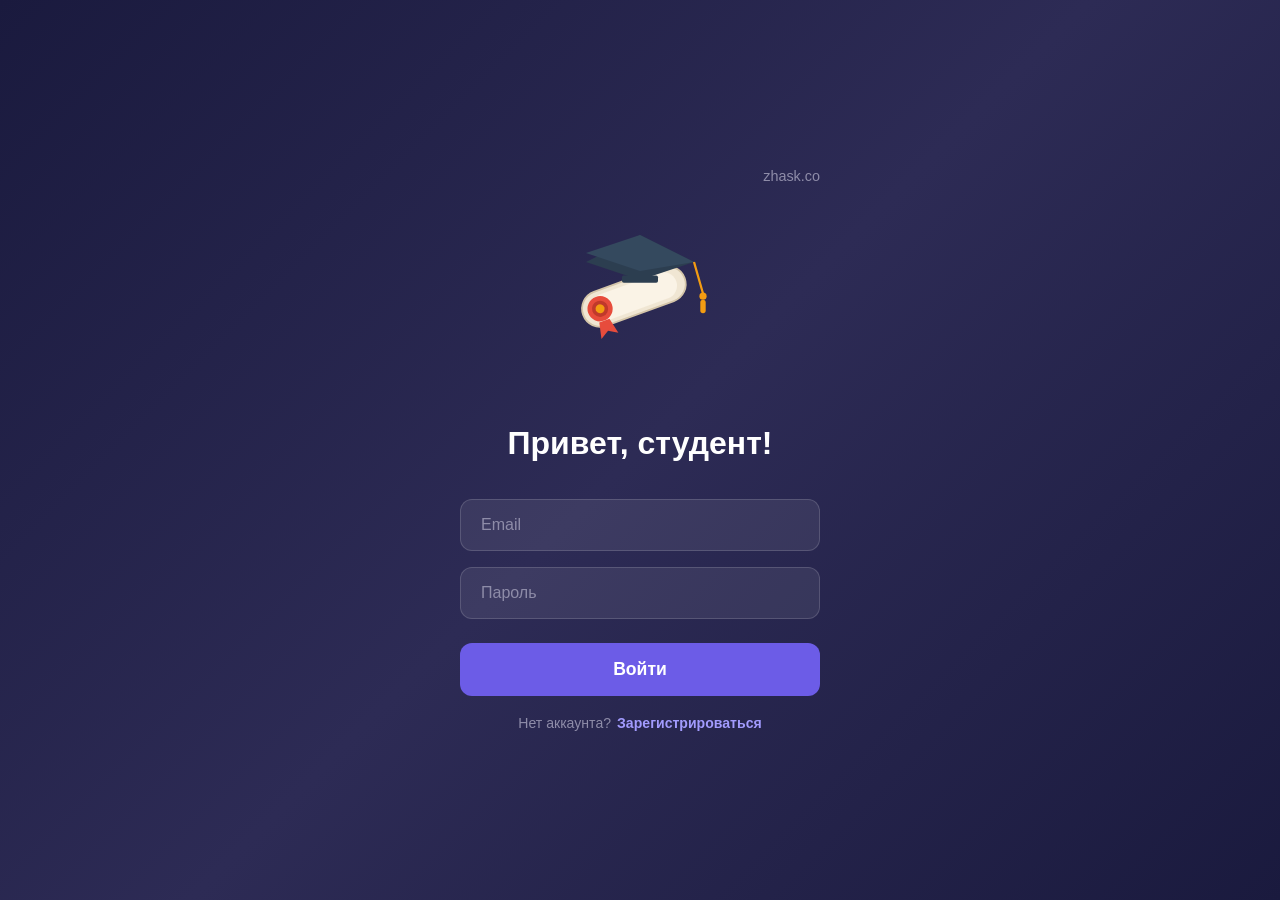
<file: index.html>
<!DOCTYPE html>
<html lang="en">
<head>
  <meta charset="UTF-8">
  <meta name="viewport" content="width=device-width, initial-scale=1.0">
  <title>UniMap — Login</title>
  <link rel="stylesheet" href="css/style.css">
  <link rel="stylesheet" href="https://cdnjs.cloudflare.com/ajax/libs/font-awesome/6.5.1/css/all.min.css">
</head>
<body>
  <div class="login-page">
    <div class="login-container fade-in">
      <div class="login-brand">zhask.co</div>

      <!-- Graduation Cap & Diploma Icon -->
      <div class="login-icon">
        <svg viewBox="0 0 200 200" xmlns="http://www.w3.org/2000/svg">
          <!-- Diploma -->
          <g transform="translate(30, 100) rotate(-20)">
            <rect x="0" y="0" width="120" height="40" rx="20" ry="20" fill="#f0e6d3" stroke="#d4c5a9" stroke-width="2"/>
            <rect x="10" y="5" width="100" height="30" rx="15" ry="15" fill="#faf3e6"/>
            <!-- Ribbon -->
            <circle cx="20" cy="20" r="14" fill="#e74c3c"/>
            <circle cx="20" cy="20" r="9" fill="#c0392b"/>
            <path d="M14 34 L10 52 L20 46 L30 52 L26 34" fill="#e74c3c"/>
            <circle cx="20" cy="20" r="5" fill="#f39c12"/>
          </g>
          <!-- Graduation Cap -->
          <g transform="translate(50, 20)">
            <!-- Cap top (diamond shape) -->
            <polygon points="50,10 110,40 50,60 -10,40" fill="#2c3e50"/>
            <polygon points="50,10 110,40 50,50 -10,30" fill="#34495e"/>
            <!-- Cap board -->
            <rect x="30" y="55" width="40" height="8" rx="2" fill="#2c3e50"/>
            <!-- Tassel string -->
            <line x1="110" y1="40" x2="120" y2="75" stroke="#f39c12" stroke-width="2.5"/>
            <!-- Tassel -->
            <circle cx="120" cy="78" r="4" fill="#f39c12"/>
            <rect x="117" y="82" width="6" height="15" rx="3" fill="#f39c12"/>
          </g>
        </svg>
      </div>

      <h1 class="login-title" data-i18n="login_hello">Hello Student!</h1>

      <!-- Error Message -->
      <div class="auth-message" id="authMessage" style="display:none;"></div>

      <form class="login-form" id="loginForm">
        <input type="email" class="login-input" id="loginEmail" placeholder="Email" required>
        <input type="password" class="login-input" id="loginPassword" placeholder="Пароль" required>
        <button type="submit" class="login-btn" id="loginBtn">
          <span class="btn-text" data-i18n="login_button">Sign In</span>
          <span class="btn-loader" style="display:none;"><i class="fas fa-spinner fa-spin"></i></span>
        </button>
      </form>

      <div class="auth-links">
        <span data-i18n="login_no_account">Don't have an account?</span>
        <a href="register.html" class="auth-link" data-i18n="login_register_link">Register</a>
      </div>
    </div>
  </div>

  <script src="js/i18n.js"></script>
  <script>
    // If already logged in, redirect
    (async function() {
      const token = localStorage.getItem('unimap_token');
      if (token) {
        try {
          const res = await fetch('/api/check-auth', {
            headers: { 'Authorization': 'Bearer ' + token }
          });
          if (res.ok) { window.location.href = 'dashboard.html'; return; }
        } catch(e) {}
      }
    })();

    const form = document.getElementById('loginForm');
    const msgEl = document.getElementById('authMessage');
    const btn = document.getElementById('loginBtn');

    function showMsg(text, isError) {
      msgEl.textContent = text;
      msgEl.className = 'auth-message ' + (isError ? 'error' : 'success');
      msgEl.style.display = 'block';
    }

    form.addEventListener('submit', async function(e) {
      e.preventDefault();
      const email = document.getElementById('loginEmail').value.trim();
      const password = document.getElementById('loginPassword').value;

      msgEl.style.display = 'none';

      btn.disabled = true;
      btn.querySelector('.btn-text').style.display = 'none';
      btn.querySelector('.btn-loader').style.display = 'inline';

      try {
        const res = await fetch('/api/login', {
          method: 'POST',
          headers: { 'Content-Type': 'application/json' },
          body: JSON.stringify({ email, password })
        });

        const data = await res.json();

        if (res.ok && data.success) {
          localStorage.setItem('unimap_token', data.token);
          localStorage.setItem('unimap_user', JSON.stringify(data.user));
          window.location.href = 'dashboard.html';
        } else {
          showMsg(data.error || 'Ошибка входа', true);
        }
      } catch (err) {
        showMsg('Ошибка сервера. Попробуйте позже.', true);
      } finally {
        btn.disabled = false;
        btn.querySelector('.btn-text').style.display = '';
        btn.querySelector('.btn-loader').style.display = 'none';
      }
    });
  </script>
</body>
</html>
</file>
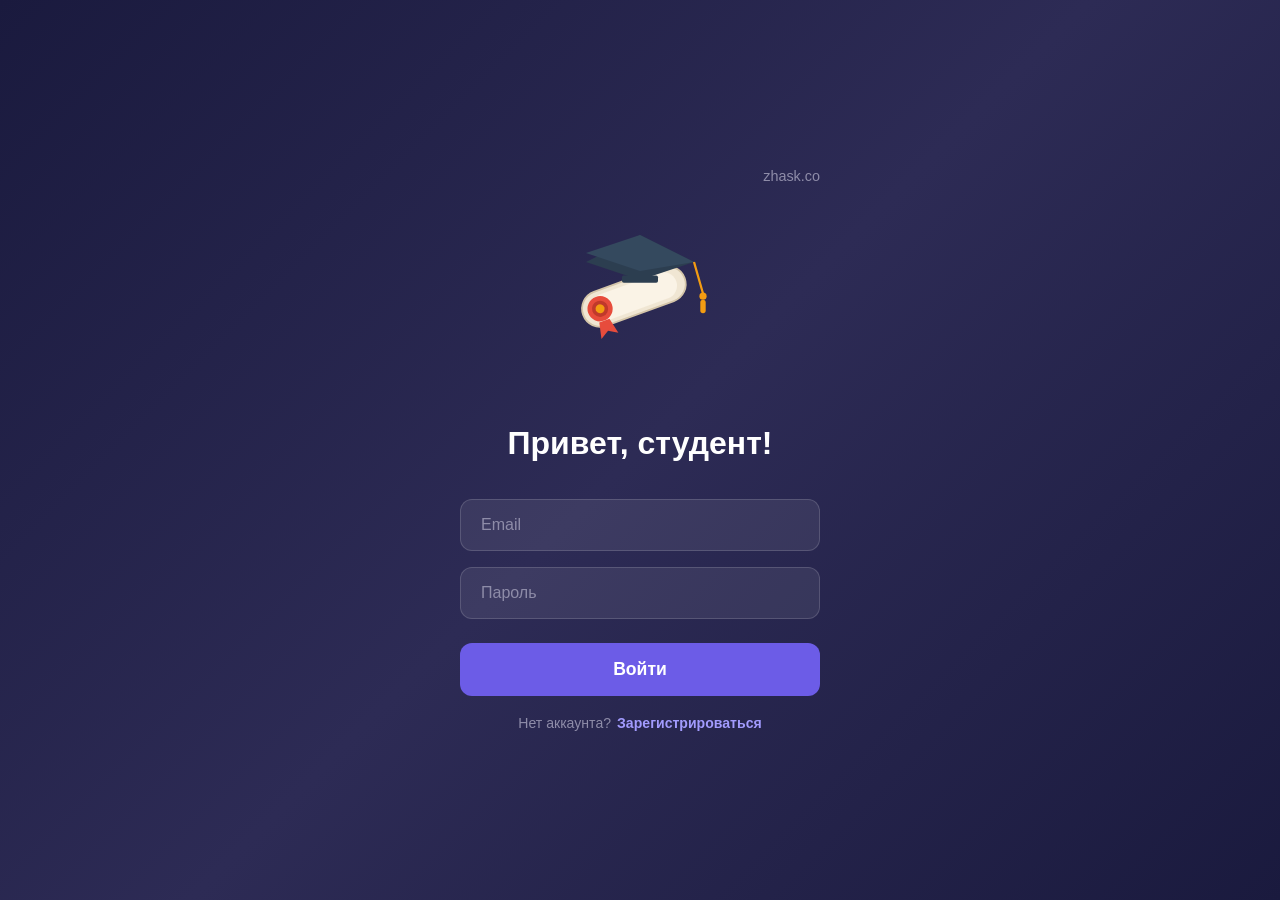
<file: dashboard.html>
<!DOCTYPE html>
<html lang="en">
<head>
  <meta charset="UTF-8">
  <meta name="viewport" content="width=device-width, initial-scale=1.0">
  <title>UniMap — Dashboard</title>
  <link rel="stylesheet" href="css/style.css">
  <link rel="stylesheet" href="https://cdnjs.cloudflare.com/ajax/libs/font-awesome/6.5.1/css/all.min.css">
</head>
<body>
  <div class="app-layout">
    <!-- Sidebar Overlay (mobile) -->
    <div class="sidebar-overlay" id="sidebarOverlay"></div>

    <!-- Sidebar -->
    <aside class="sidebar" id="sidebar">
      <div class="sidebar-brand">
        <div class="logo-icon">🎓</div>
        <span class="brand-name">UniMap</span>
      </div>
      <nav class="sidebar-nav">
        <a href="dashboard.html" class="active">
          <span class="nav-icon"><i class="fas fa-home"></i></span>
          <span data-i18n="nav_home">Home</span>
        </a>
        <a href="universities.html">
          <span class="nav-icon"><i class="fas fa-university"></i></span>
          <span data-i18n="nav_universities">Universities</span>
        </a>
        <a href="results.html">
          <span class="nav-icon"><i class="fas fa-chart-bar"></i></span>
          <span data-i18n="nav_results">Results</span>
        </a>
        <a href="jobs.html">
          <span class="nav-icon"><i class="fas fa-briefcase"></i></span>
          <span data-i18n="nav_jobs">Part-Time Jobs</span>
        </a>
        <a href="housing.html">
          <span class="nav-icon"><i class="fas fa-building"></i></span>
          <span data-i18n="nav_housing">Housing</span>
        </a>
        <a href="services.html">
          <span class="nav-icon"><i class="fas fa-concierge-bell"></i></span>
          <span data-i18n="nav_services">Student Services</span>
        </a>
        <a href="settings.html">
          <span class="nav-icon"><i class="fas fa-cog"></i></span>
          <span data-i18n="nav_settings">Settings</span>
        </a>
      </nav>
    </aside>

    <!-- Main Content -->
    <main class="main-content">
      <!-- Top Bar -->
      <header class="top-bar">
        <div style="display:flex;align-items:center;gap:12px;">
          <button class="mobile-menu-toggle" id="menuToggle">
            <i class="fas fa-bars"></i>
          </button>
          <span class="page-title">UniMap</span>
        </div>
        <div class="top-bar-right">
          <span class="brand-link">zhask.co</span>
          <div class="avatar"><i class="fas fa-user"></i></div>
        </div>
      </header>

      <div class="content-area">
        <!-- Welcome -->
        <div class="welcome-section fade-in">
          <h1>Welcome, <span id="userName">Student</span></h1>
          <p>Your journey to university success starts here</p>
        </div>

        <!-- Search -->
        <div class="search-bar fade-in">
          <span class="search-icon"><i class="fas fa-search"></i></span>
          <input type="text" placeholder="Search universities by name or country">
        </div>

        <!-- Explore Universities -->
        <div class="fade-in">
          <div class="section-header">
            <h3 class="section-title">Explore Universities</h3>
            <div style="display:flex;gap:8px;">
              <button class="filter-btn">
                <i class="fas fa-filter"></i> Filter
              </button>
            </div>
          </div>

          <div class="uni-cards">
            <div class="uni-card">
              <div class="uni-card-img">
                <img src="https://images.unsplash.com/photo-1562774053-701939374585?w=400&h=200&fit=crop" alt="ENU" onerror="this.parentElement.innerHTML='🏛️'">
              </div>
              <div class="uni-card-body">
                <h4>ENU - Eurasian National University</h4>
                <span class="view-btn">View details</span>
              </div>
            </div>
            <div class="uni-card">
              <div class="uni-card-img">
                <img src="https://images.unsplash.com/photo-1523050854058-8df90110c9f1?w=400&h=200&fit=crop" alt="Study Abroad" onerror="this.parentElement.innerHTML='🌍'">
              </div>
              <div class="uni-card-body">
                <h4>Study Abroad Programs</h4>
                <span class="view-btn">View details</span>
              </div>
            </div>
            <div class="uni-card">
              <div class="uni-card-img">
                <img src="https://images.unsplash.com/photo-1541339907198-e08756dedf3f?w=400&h=200&fit=crop" alt="MIT" onerror="this.parentElement.innerHTML='🎓'">
              </div>
              <div class="uni-card-body">
                <h4>Nazarbayev University</h4>
                <span class="view-btn">View details</span>
              </div>
            </div>
            <div class="uni-card">
              <div class="uni-card-img">
                <img src="https://images.unsplash.com/photo-1607237138185-eedd9c632b0b?w=400&h=200&fit=crop" alt="KBTU" onerror="this.parentElement.innerHTML='📚'">
              </div>
              <div class="uni-card-body">
                <h4>KBTU - Kazakh-British Technical University</h4>
                <span class="view-btn">View details</span>
              </div>
            </div>
          </div>
        </div>

        <!-- Your Portfolio -->
        <div class="portfolio-section fade-in">
          <h3 class="section-title mb-16">Your Portfolio</h3>

          <div class="portfolio-tabs">
            <button class="portfolio-tab active">Build Your Portfolio</button>
            <button class="portfolio-tab">Grades</button>
            <button class="portfolio-tab">Projects</button>
          </div>

          <div class="add-achievement" id="addAchievementBtn">
            <i class="fas fa-plus-circle"></i>
            <span>Add new achievement</span>
          </div>

          <!-- Inline: Choose type -->
          <div class="inline-panel hidden" id="panelChooseType">
            <div class="inline-panel-header">
              <span class="inline-panel-title">Выберите тип</span>
              <button class="inline-panel-close" id="closePanelType"><i class="fas fa-times"></i></button>
            </div>
            <div class="inline-type-cards">
              <div class="inline-type-card" data-type="gramota">
                <div class="inline-type-icon"><i class="fas fa-award"></i></div>
                <div class="inline-type-text">
                  <h4>Грамоты / Сертификаты</h4>
                  <p>Добавьте название и загрузите файл</p>
                </div>
                <i class="fas fa-chevron-right inline-type-arrow"></i>
              </div>
              <div class="inline-type-card" data-type="ent">
                <div class="inline-type-icon"><i class="fas fa-graduation-cap"></i></div>
                <div class="inline-type-text">
                  <h4>Результаты ЕНТ</h4>
                  <p>Выберите предметы и введите балл</p>
                </div>
                <i class="fas fa-chevron-right inline-type-arrow"></i>
              </div>
              <div class="inline-type-card" data-type="ielts">
                <div class="inline-type-icon"><i class="fas fa-language"></i></div>
                <div class="inline-type-text">
                  <h4>Результаты IELTS</h4>
                  <p>Укажите Overall и секции</p>
                </div>
                <i class="fas fa-chevron-right inline-type-arrow"></i>
              </div>
            </div>
          </div>

          <!-- Inline: Gramota form -->
          <div class="inline-panel hidden" id="panelGramota">
            <div class="inline-panel-header">
              <button class="inline-panel-back" id="backFromGramota"><i class="fas fa-arrow-left"></i></button>
              <span class="inline-panel-title">Грамота / Сертификат</span>
              <button class="inline-panel-close" id="closePanelGramota"><i class="fas fa-times"></i></button>
            </div>
            <div class="inline-panel-body">
              <label class="inline-label">Название грамоты / сертификата</label>
              <input type="text" class="inline-input" id="gramotaName" placeholder="Например: Победитель олимпиады по физике 2025">
              <label class="inline-label">Загрузить файл (необязательно)</label>
              <label class="inline-file-label" id="gramotaFileLabel">
                <i class="fas fa-cloud-upload-alt"></i>
                <span>Выбрать файл</span>
                <input type="file" id="gramotaFile" accept=".pdf,.jpg,.jpeg,.png" hidden>
              </label>
              <button class="inline-submit-btn" id="submitGramota"><i class="fas fa-plus"></i> Добавить</button>
            </div>
          </div>

          <!-- Inline: ENT form -->
          <div class="inline-panel hidden" id="panelEnt">
            <div class="inline-panel-header">
              <button class="inline-panel-back" id="backFromEnt"><i class="fas fa-arrow-left"></i></button>
              <span class="inline-panel-title">Результаты ЕНТ</span>
              <button class="inline-panel-close" id="closePanelEnt"><i class="fas fa-times"></i></button>
            </div>
            <div class="inline-panel-body">
              <label class="inline-label">Профильные предметы</label>
              <div class="inline-select-row">
                <select class="inline-select" id="entSubject1">
                  <option value="" disabled selected>Предмет 1</option>
                  <option>Математика</option>
                  <option>Физика</option>
                  <option>Химия</option>
                  <option>Биология</option>
                  <option>География</option>
                  <option>Всемирная история</option>
                  <option>Иностранный язык</option>
                  <option>Информатика</option>
                  <option>Литература</option>
                  <option>Право</option>
                </select>
                <select class="inline-select" id="entSubject2">
                  <option value="" disabled selected>Предмет 2</option>
                  <option>Математика</option>
                  <option>Физика</option>
                  <option>Химия</option>
                  <option>Биология</option>
                  <option>География</option>
                  <option>Всемирная история</option>
                  <option>Иностранный язык</option>
                  <option>Информатика</option>
                  <option>Литература</option>
                  <option>Право</option>
                </select>
              </div>
              <label class="inline-label">Общий балл ЕНТ (0–140)</label>
              <input type="number" class="inline-input" id="entScore" placeholder="Введите балл" min="0" max="140">
              <button class="inline-submit-btn" id="submitEnt"><i class="fas fa-plus"></i> Добавить</button>
            </div>
          </div>

          <!-- Inline: IELTS form -->
          <div class="inline-panel hidden" id="panelIelts">
            <div class="inline-panel-header">
              <button class="inline-panel-back" id="backFromIelts"><i class="fas fa-arrow-left"></i></button>
              <span class="inline-panel-title">Результаты IELTS</span>
              <button class="inline-panel-close" id="closePanelIelts"><i class="fas fa-times"></i></button>
            </div>
            <div class="inline-panel-body">
              <label class="inline-label">Overall Band Score</label>
              <select class="inline-select" id="ieltsOverall">
                <option value="" disabled selected>Выберите балл</option>
                <option>4.0</option><option>4.5</option><option>5.0</option><option>5.5</option>
                <option>6.0</option><option>6.5</option><option>7.0</option><option>7.5</option>
                <option>8.0</option><option>8.5</option><option>9.0</option>
              </select>
              <label class="inline-label">Баллы по секциям (необязательно)</label>
              <div class="inline-ielts-grid">
                <div class="inline-ielts-item">
                  <span>Listening</span>
                  <select class="inline-select inline-select-sm" id="ieltsListening">
                    <option value="">—</option>
                    <option>4.0</option><option>4.5</option><option>5.0</option><option>5.5</option>
                    <option>6.0</option><option>6.5</option><option>7.0</option><option>7.5</option>
                    <option>8.0</option><option>8.5</option><option>9.0</option>
                  </select>
                </div>
                <div class="inline-ielts-item">
                  <span>Reading</span>
                  <select class="inline-select inline-select-sm" id="ieltsReading">
                    <option value="">—</option>
                    <option>4.0</option><option>4.5</option><option>5.0</option><option>5.5</option>
                    <option>6.0</option><option>6.5</option><option>7.0</option><option>7.5</option>
                    <option>8.0</option><option>8.5</option><option>9.0</option>
                  </select>
                </div>
                <div class="inline-ielts-item">
                  <span>Writing</span>
                  <select class="inline-select inline-select-sm" id="ieltsWriting">
                    <option value="">—</option>
                    <option>4.0</option><option>4.5</option><option>5.0</option><option>5.5</option>
                    <option>6.0</option><option>6.5</option><option>7.0</option><option>7.5</option>
                    <option>8.0</option><option>8.5</option><option>9.0</option>
                  </select>
                </div>
                <div class="inline-ielts-item">
                  <span>Speaking</span>
                  <select class="inline-select inline-select-sm" id="ieltsSpeaking">
                    <option value="">—</option>
                    <option>4.0</option><option>4.5</option><option>5.0</option><option>5.5</option>
                    <option>6.0</option><option>6.5</option><option>7.0</option><option>7.5</option>
                    <option>8.0</option><option>8.5</option><option>9.0</option>
                  </select>
                </div>
              </div>
              <button class="inline-submit-btn" id="submitIelts"><i class="fas fa-plus"></i> Добавить</button>
            </div>
          </div>

          <div id="achievementsList" class="achievements-list">
            <div class="empty-state" id="emptyState">
              <i class="fas fa-folder-open" style="font-size:2rem;color:var(--text-muted);margin-bottom:10px;"></i>
              <p style="color:var(--text-muted);font-size:0.9rem;">Пока пусто. Нажмите «Add new achievement» чтобы добавить.</p>
            </div>
          </div>

          <button class="save-btn">Save</button>
        </div>
      </div>
    </main>

    <!-- Bottom Nav (Mobile) -->
    <nav class="bottom-nav">
      <div class="bottom-nav-items">
        <button class="bottom-nav-item active">
          <span class="nav-icon"><i class="fas fa-home"></i></span>
          <span data-i18n="nav_home">Home</span>
        </button>
        <button class="bottom-nav-item" onclick="location.href='universities.html'">
          <span class="nav-icon"><i class="fas fa-university"></i></span>
          <span data-i18n="nav_universities">Universities</span>
        </button>
        <button class="bottom-nav-item" onclick="location.href='results.html'">
          <span class="nav-icon"><i class="fas fa-folder-open"></i></span>
          <span data-i18n="nav_portfolio">Portfolio</span>
        </button>
        <button class="bottom-nav-item">
          <span class="nav-icon"><i class="fas fa-bell"></i></span>
          <span data-i18n="nav_notifications">Notifications</span>
        </button>
        <button class="bottom-nav-item" onclick="location.href='settings.html'">
          <span class="nav-icon"><i class="fas fa-cog"></i></span>
          <span data-i18n="nav_settings">Settings</span>
        </button>
      </div>
    </nav>
  </div>

  <script src="js/auth.js"></script>
  <script src="js/app.js"></script>
  <script src="js/i18n.js"></script>
  <script>
    // Show user name
    const u = JSON.parse(localStorage.getItem('unimap_user') || '{}');
    const nameEl = document.getElementById('userName');
    if (u.name && nameEl) nameEl.textContent = u.name;
  </script>
</body>
</html>
</file>
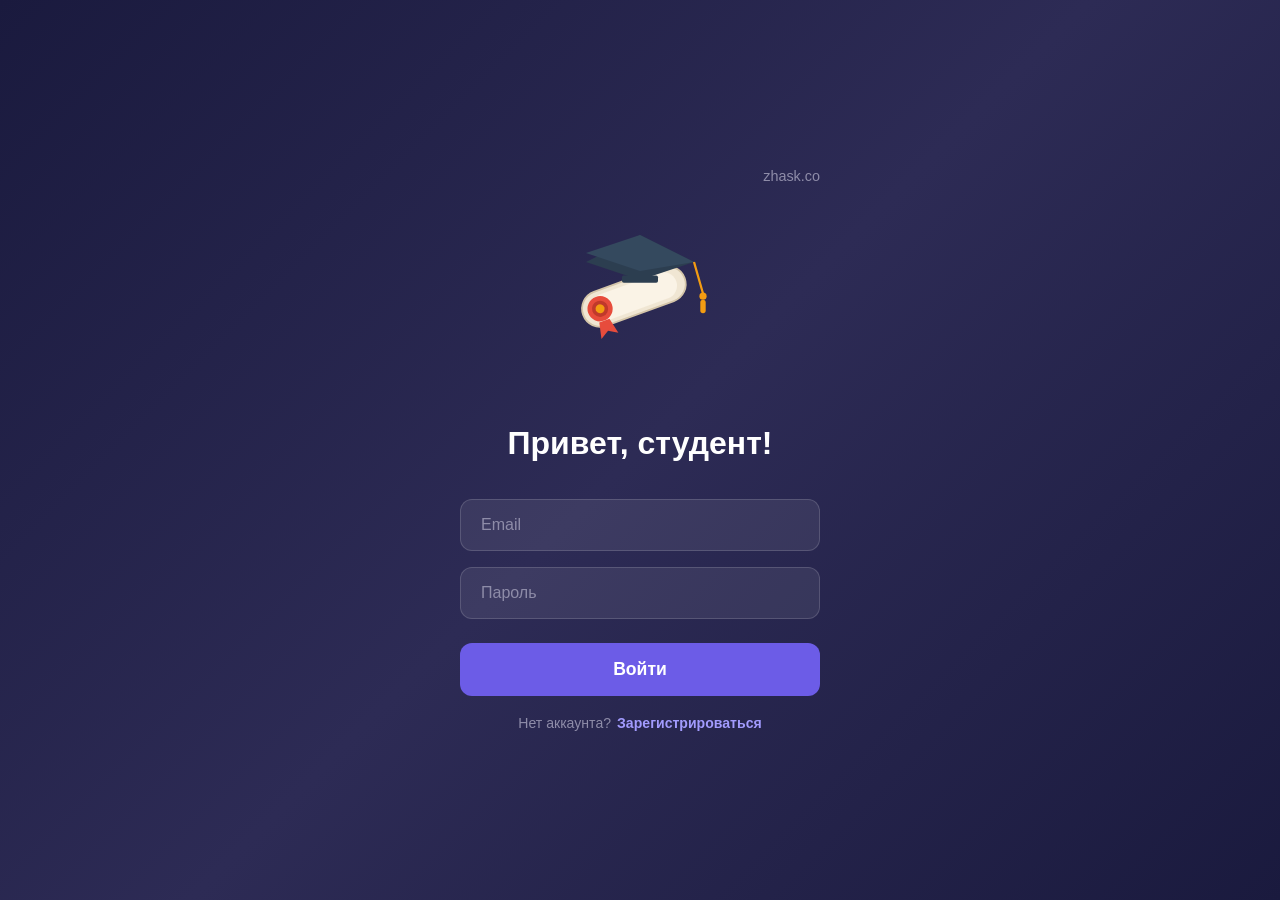
<file: housing.html>
<!DOCTYPE html>
<html lang="en">
<head>
  <meta charset="UTF-8">
  <meta name="viewport" content="width=device-width, initial-scale=1.0">
  <title>UniMap — Housing</title>
  <link rel="stylesheet" href="css/style.css">
  <link rel="stylesheet" href="https://cdnjs.cloudflare.com/ajax/libs/font-awesome/6.5.1/css/all.min.css">
</head>
<body>
  <div class="app-layout">
    <div class="sidebar-overlay" id="sidebarOverlay"></div>

    <aside class="sidebar" id="sidebar">
      <div class="sidebar-brand">
        <div class="logo-icon">🎓</div>
        <span class="brand-name">UniMap</span>
      </div>
      <nav class="sidebar-nav">
        <a href="dashboard.html">
          <span class="nav-icon"><i class="fas fa-home"></i></span>
          <span data-i18n="nav_home">Home</span>
        </a>
        <a href="universities.html">
          <span class="nav-icon"><i class="fas fa-university"></i></span>
          <span data-i18n="nav_universities">Universities</span>
        </a>
        <a href="results.html">
          <span class="nav-icon"><i class="fas fa-chart-bar"></i></span>
          <span data-i18n="nav_results">Results</span>
        </a>
        <a href="jobs.html">
          <span class="nav-icon"><i class="fas fa-briefcase"></i></span>
          <span data-i18n="nav_jobs">Part-Time Jobs</span>
        </a>
        <a href="housing.html" class="active">
          <span class="nav-icon"><i class="fas fa-building"></i></span>
          <span data-i18n="nav_housing">Housing</span>
        </a>
        <a href="services.html">
          <span class="nav-icon"><i class="fas fa-concierge-bell"></i></span>
          <span data-i18n="nav_services">Student Services</span>
        </a>
        <a href="settings.html">
          <span class="nav-icon"><i class="fas fa-cog"></i></span>
          <span data-i18n="nav_settings">Settings</span>
        </a>
      </nav>
    </aside>

    <main class="main-content">
      <header class="top-bar">
        <div style="display:flex;align-items:center;gap:12px;">
          <button class="mobile-menu-toggle" id="menuToggle">
            <i class="fas fa-bars"></i>
          </button>
          <span class="page-title">Housing</span>
        </div>
        <div class="top-bar-right">
          <span class="brand-link">zhask.co</span>
          <div class="avatar"><i class="fas fa-user"></i></div>
        </div>
      </header>

      <div class="content-area">
        <!-- Region Tabs -->
        <div class="region-tabs fade-in">
          <button class="region-tab active" data-region="kz">
            <span class="region-flag">🇰🇿</span>
            Kazakhstan
          </button>
          <button class="region-tab" data-region="world">
            <span class="region-flag">🌍</span>
            World Wide
          </button>
        </div>

        <!-- Search -->
        <div class="search-bar fade-in" style="margin-top:16px;">
          <span class="search-icon"><i class="fas fa-search"></i></span>
          <input type="text" id="housingSearch" placeholder="Search housing options...">
        </div>

        <!-- Kazakhstan Housing -->
        <div class="region-content active" id="region-kz">
          <div class="housing-cards fade-in" style="margin-top:20px;">

            <div class="housing-card" data-name="Астана общежитие">
              <div class="housing-card-img"><i class="fas fa-city"></i></div>
              <div class="housing-card-body">
                <h4>Астана</h4>
                <div class="housing-meta">
                  <span><i class="fas fa-home"></i> Общежития, квартиры</span>
                  <span class="housing-price">от 40 000 ₸/мес</span>
                </div>
                <div class="housing-tags">
                  <span class="htag">Общежития NU</span>
                  <span class="htag">Студ. дома</span>
                  <span class="htag">Аренда</span>
                </div>
                <span class="view-btn">Смотреть варианты</span>
              </div>
            </div>

            <div class="housing-card" data-name="Алматы общежитие">
              <div class="housing-card-img"><i class="fas fa-mountain-city"></i></div>
              <div class="housing-card-body">
                <h4>Алматы</h4>
                <div class="housing-meta">
                  <span><i class="fas fa-home"></i> Общежития, квартиры</span>
                  <span class="housing-price">от 50 000 ₸/мес</span>
                </div>
                <div class="housing-tags">
                  <span class="htag">КазНУ общежитие</span>
                  <span class="htag">KBTU housing</span>
                  <span class="htag">Аренда</span>
                </div>
                <span class="view-btn">Смотреть варианты</span>
              </div>
            </div>

            <div class="housing-card" data-name="Караганда общежитие">
              <div class="housing-card-img"><i class="fas fa-building"></i></div>
              <div class="housing-card-body">
                <h4>Караганда</h4>
                <div class="housing-meta">
                  <span><i class="fas fa-home"></i> Общежития, квартиры</span>
                  <span class="housing-price">от 30 000 ₸/мес</span>
                </div>
                <div class="housing-tags">
                  <span class="htag">КарУ общежитие</span>
                  <span class="htag">Аренда</span>
                </div>
                <span class="view-btn">Смотреть варианты</span>
              </div>
            </div>

            <div class="housing-card" data-name="Шымкент общежитие">
              <div class="housing-card-img"><i class="fas fa-sun"></i></div>
              <div class="housing-card-body">
                <h4>Шымкент</h4>
                <div class="housing-meta">
                  <span><i class="fas fa-home"></i> Общежития, квартиры</span>
                  <span class="housing-price">от 25 000 ₸/мес</span>
                </div>
                <div class="housing-tags">
                  <span class="htag">Общежития</span>
                  <span class="htag">Аренда</span>
                </div>
                <span class="view-btn">Смотреть варианты</span>
              </div>
            </div>

            <div class="housing-card" data-name="Актобе общежитие">
              <div class="housing-card-img"><i class="fas fa-building"></i></div>
              <div class="housing-card-body">
                <h4>Актобе</h4>
                <div class="housing-meta">
                  <span><i class="fas fa-home"></i> Общежития, квартиры</span>
                  <span class="housing-price">от 25 000 ₸/мес</span>
                </div>
                <div class="housing-tags">
                  <span class="htag">Общежития</span>
                  <span class="htag">Аренда</span>
                </div>
                <span class="view-btn">Смотреть варианты</span>
              </div>
            </div>

            <div class="housing-card" data-name="Павлодар общежитие">
              <div class="housing-card-img"><i class="fas fa-building"></i></div>
              <div class="housing-card-body">
                <h4>Павлодар</h4>
                <div class="housing-meta">
                  <span><i class="fas fa-home"></i> Общежития, квартиры</span>
                  <span class="housing-price">от 20 000 ₸/мес</span>
                </div>
                <div class="housing-tags">
                  <span class="htag">Общежития</span>
                  <span class="htag">Аренда</span>
                </div>
                <span class="view-btn">Смотреть варианты</span>
              </div>
            </div>

            <div class="housing-card" data-name="Семей общежитие">
              <div class="housing-card-img"><i class="fas fa-building"></i></div>
              <div class="housing-card-body">
                <h4>Семей</h4>
                <div class="housing-meta">
                  <span><i class="fas fa-home"></i> Общежития, квартиры</span>
                  <span class="housing-price">от 20 000 ₸/мес</span>
                </div>
                <div class="housing-tags">
                  <span class="htag">Общежития</span>
                  <span class="htag">Аренда</span>
                </div>
                <span class="view-btn">Смотреть варианты</span>
              </div>
            </div>

            <div class="housing-card" data-name="Атырау общежитие">
              <div class="housing-card-img"><i class="fas fa-oil-well"></i></div>
              <div class="housing-card-body">
                <h4>Атырау</h4>
                <div class="housing-meta">
                  <span><i class="fas fa-home"></i> Общежития, квартиры</span>
                  <span class="housing-price">от 35 000 ₸/мес</span>
                </div>
                <div class="housing-tags">
                  <span class="htag">Общежития</span>
                  <span class="htag">Аренда</span>
                </div>
                <span class="view-btn">Смотреть варианты</span>
              </div>
            </div>

          </div>
        </div>

        <!-- World Wide Countries -->
        <div class="region-content" id="region-world">

          <!-- Country Grid -->
          <div class="country-grid fade-in" id="countryGrid" style="margin-top:20px;">
            <div class="country-card" data-country="United States">
              <div class="country-flag">🇺🇸</div>
              <div class="country-name">United States</div>
            </div>
            <div class="country-card" data-country="United Kingdom">
              <div class="country-flag">🇬🇧</div>
              <div class="country-name">United Kingdom</div>
            </div>
            <div class="country-card" data-country="Canada">
              <div class="country-flag">🇨🇦</div>
              <div class="country-name">Canada</div>
            </div>
            <div class="country-card" data-country="Germany">
              <div class="country-flag">🇩🇪</div>
              <div class="country-name">Germany</div>
            </div>
            <div class="country-card" data-country="France">
              <div class="country-flag">🇫🇷</div>
              <div class="country-name">France</div>
            </div>
            <div class="country-card" data-country="Australia">
              <div class="country-flag">🇦🇺</div>
              <div class="country-name">Australia</div>
            </div>
            <div class="country-card" data-country="Japan">
              <div class="country-flag">🇯🇵</div>
              <div class="country-name">Japan</div>
            </div>
            <div class="country-card" data-country="South Korea">
              <div class="country-flag">🇰🇷</div>
              <div class="country-name">South Korea</div>
            </div>
            <div class="country-card" data-country="China">
              <div class="country-flag">🇨🇳</div>
              <div class="country-name">China</div>
            </div>
            <div class="country-card" data-country="Turkey">
              <div class="country-flag">🇹🇷</div>
              <div class="country-name">Turkey</div>
            </div>
            <div class="country-card" data-country="Russia">
              <div class="country-flag">🇷🇺</div>
              <div class="country-name">Russia</div>
            </div>
            <div class="country-card" data-country="Netherlands">
              <div class="country-flag">🇳🇱</div>
              <div class="country-name">Netherlands</div>
            </div>
            <div class="country-card" data-country="Switzerland">
              <div class="country-flag">🇨🇭</div>
              <div class="country-name">Switzerland</div>
            </div>
            <div class="country-card" data-country="Singapore">
              <div class="country-flag">🇸🇬</div>
              <div class="country-name">Singapore</div>
            </div>
            <div class="country-card" data-country="Sweden">
              <div class="country-flag">🇸🇪</div>
              <div class="country-name">Sweden</div>
            </div>
            <div class="country-card" data-country="Italy">
              <div class="country-flag">🇮🇹</div>
              <div class="country-name">Italy</div>
            </div>
            <div class="country-card" data-country="Spain">
              <div class="country-flag">🇪🇸</div>
              <div class="country-name">Spain</div>
            </div>
            <div class="country-card" data-country="UAE">
              <div class="country-flag">🇦🇪</div>
              <div class="country-name">UAE</div>
            </div>
            <div class="country-card" data-country="Malaysia">
              <div class="country-flag">🇲🇾</div>
              <div class="country-name">Malaysia</div>
            </div>
            <div class="country-card" data-country="Czech Republic">
              <div class="country-flag">🇨🇿</div>
              <div class="country-name">Czech Republic</div>
            </div>
            <div class="country-card" data-country="Poland">
              <div class="country-flag">🇵🇱</div>
              <div class="country-name">Poland</div>
            </div>
            <div class="country-card" data-country="Hungary">
              <div class="country-flag">🇭🇺</div>
              <div class="country-name">Hungary</div>
            </div>
            <div class="country-card" data-country="India">
              <div class="country-flag">🇮🇳</div>
              <div class="country-name">India</div>
            </div>
            <div class="country-card" data-country="New Zealand">
              <div class="country-flag">🇳🇿</div>
              <div class="country-name">New Zealand</div>
            </div>
          </div>

          <!-- Country Housing drill-down -->
          <div id="countryHousingView" style="display:none; margin-top:20px;">
            <button class="back-to-countries" id="backToCountries">
              <i class="fas fa-arrow-left"></i>
              <span>Back to countries</span>
            </button>
            <h3 class="country-uni-title" id="countryHousingTitle"></h3>
            <div class="housing-cards fade-in" id="countryHousingCards"></div>
          </div>

        </div>

      </div>
    </main>

    <nav class="bottom-nav">
      <div class="bottom-nav-items">
        <button class="bottom-nav-item" onclick="location.href='dashboard.html'">
          <span class="nav-icon"><i class="fas fa-home"></i></span>
          <span data-i18n="nav_home">Home</span>
        </button>
        <button class="bottom-nav-item" onclick="location.href='universities.html'">
          <span class="nav-icon"><i class="fas fa-university"></i></span>
          <span data-i18n="nav_universities">Universities</span>
        </button>
        <button class="bottom-nav-item" onclick="location.href='results.html'">
          <span class="nav-icon"><i class="fas fa-folder-open"></i></span>
          <span data-i18n="nav_portfolio">Portfolio</span>
        </button>
        <button class="bottom-nav-item">
          <span class="nav-icon"><i class="fas fa-bell"></i></span>
          <span data-i18n="nav_notifications">Notifications</span>
        </button>
        <button class="bottom-nav-item" onclick="location.href='settings.html'">
          <span class="nav-icon"><i class="fas fa-cog"></i></span>
          <span data-i18n="nav_settings">Settings</span>
        </button>
      </div>
    </nav>
  </div>

  <script src="js/auth.js"></script>
  <script src="js/app.js"></script>
  <script src="js/i18n.js"></script>
  <script>
    // === Housing data by country ===
    const worldHousing = {
      "United States": [
        { name: "On-Campus Dormitories", type: "Общежитие", price: "from $800/mo", desc: "University dorms with meal plans, shared rooms" },
        { name: "Off-Campus Apartments", type: "Квартира", price: "from $1,200/mo", desc: "Studios and shared apartments near campuses" },
        { name: "Homestay Programs", type: "Хостинг", price: "from $900/mo", desc: "Live with an American family, meals included" },
        { name: "Student Co-Living Spaces", type: "Коливинг", price: "from $700/mo", desc: "Shared living with other students, furnished" }
      ],
      "United Kingdom": [
        { name: "University Halls of Residence", type: "Общежитие", price: "from £500/mo", desc: "En-suite or shared bathroom, catered or self-catered" },
        { name: "Private Student Accommodation", type: "Квартира", price: "from £700/mo", desc: "Purpose-built student housing with amenities" },
        { name: "Shared Houses", type: "Аренда", price: "from £400/mo", desc: "Shared terraced houses typical for UK students" },
        { name: "Homestay", type: "Хостинг", price: "from £600/mo", desc: "British family hosting, great for language practice" }
      ],
      "Canada": [
        { name: "University Residences", type: "Общежитие", price: "from CAD 700/mo", desc: "On-campus residence halls with meal plans" },
        { name: "Off-Campus Rentals", type: "Квартира", price: "from CAD 900/mo", desc: "Apartments and basement suites near universities" },
        { name: "Homestay Programs", type: "Хостинг", price: "from CAD 800/mo", desc: "Canadian family hosting with meals" },
        { name: "Co-op Housing", type: "Коливинг", price: "from CAD 500/mo", desc: "Student-run cooperative housing" }
      ],
      "Germany": [
        { name: "Studentenwohnheim (Student Dorm)", type: "Общежитие", price: "from €250/mo", desc: "Affordable dorms managed by Studentenwerk" },
        { name: "WG (Wohngemeinschaft)", type: "Коливинг", price: "from €350/mo", desc: "Shared flat — most popular option in Germany" },
        { name: "Private Apartments", type: "Квартира", price: "from €500/mo", desc: "Studio or 1-bedroom, often unfurnished" },
        { name: "Homestay", type: "Хостинг", price: "from €400/mo", desc: "Live with a German family" }
      ],
      "France": [
        { name: "Résidence CROUS", type: "Общежитие", price: "from €200/mo", desc: "Government-subsidized student residences" },
        { name: "Private Residences", type: "Квартира", price: "from €500/mo", desc: "Private student housing, furnished studios" },
        { name: "Colocation", type: "Коливинг", price: "from €350/mo", desc: "Shared apartments, very popular in Paris" },
        { name: "Foyer", type: "Общежитие", price: "from €300/mo", desc: "Youth residences with community activities" }
      ],
      "Australia": [
        { name: "University Colleges", type: "Общежитие", price: "from AUD 250/wk", desc: "On-campus residential colleges with meals" },
        { name: "Purpose-Built Student Housing", type: "Квартира", price: "from AUD 300/wk", desc: "Modern student apartments like Iglu, Scape" },
        { name: "Share Houses", type: "Коливинг", price: "from AUD 180/wk", desc: "Shared houses, popular for budget living" },
        { name: "Homestay", type: "Хостинг", price: "from AUD 280/wk", desc: "Australian family hosting with meals" }
      ],
      "Japan": [
        { name: "University Dormitories (学生寮)", type: "Общежитие", price: "from ¥30,000/mo", desc: "Affordable on-campus housing" },
        { name: "Guest Houses / Share Houses", type: "Коливинг", price: "from ¥40,000/mo", desc: "Furnished shared living, no key money" },
        { name: "Private Apartments (アパート)", type: "Квартира", price: "from ¥50,000/mo", desc: "Small apartments, key money may apply" },
        { name: "Homestay", type: "Хостинг", price: "from ¥60,000/mo", desc: "Japanese family hosting" }
      ],
      "South Korea": [
        { name: "University Dormitories (기숙사)", type: "Общежитие", price: "from ₩200,000/mo", desc: "On-campus shared rooms, very affordable" },
        { name: "Goshiwon (고시원)", type: "Комнаты", price: "from ₩300,000/mo", desc: "Small private rooms, utilities included" },
        { name: "Officetel", type: "Квартира", price: "from ₩500,000/mo", desc: "Studio apartments with amenities" },
        { name: "Hasukjip (하숙집)", type: "Хостинг", price: "from ₩400,000/mo", desc: "Korean family boarding with meals" }
      ],
      "China": [
        { name: "University Dormitories", type: "Общежитие", price: "from ¥800/mo", desc: "On-campus shared dorms, 2-4 per room" },
        { name: "Off-Campus Apartments", type: "Квартира", price: "from ¥2,000/mo", desc: "Private or shared apartments near campus" },
        { name: "International Student Dorms", type: "Общежитие", price: "from ¥1,500/mo", desc: "Better facilities for international students" },
        { name: "Shared Apartments", type: "Коливинг", price: "from ¥1,200/mo", desc: "Co-living spaces in major cities" }
      ],
      "Turkey": [
        { name: "KYK Devlet Yurdu", type: "Общежитие", price: "from ₺500/mo", desc: "Government student dormitories" },
        { name: "Private Yurt (Özel Yurt)", type: "Общежитие", price: "from ₺2,000/mo", desc: "Private dorms with better amenities" },
        { name: "Shared Apartments", type: "Коливинг", price: "from ₺3,000/mo", desc: "Shared flats in student neighborhoods" },
        { name: "Studio Apartments", type: "Квартира", price: "from ₺5,000/mo", desc: "Private studio apartments" }
      ],
      "Russia": [
        { name: "Общежитие университета", type: "Общежитие", price: "от ₽1,500/мес", desc: "Университетские общежития, 2-4 места" },
        { name: "Съёмные квартиры", type: "Квартира", price: "от ₽20,000/мес", desc: "Аренда квартир рядом с вузом" },
        { name: "Коммунальные квартиры", type: "Коливинг", price: "от ₽10,000/мес", desc: "Совместная аренда, по комнатам" },
        { name: "Хостелы для студентов", type: "Хостел", price: "от ₽8,000/мес", desc: "Долгосрочное проживание в хостелах" }
      ],
      "Netherlands": [
        { name: "University Housing", type: "Общежитие", price: "from €400/mo", desc: "Campus-based student housing" },
        { name: "SSH Student Housing", type: "Квартира", price: "from €350/mo", desc: "Social student housing organizations" },
        { name: "Private Rooms (Kamers)", type: "Комнаты", price: "from €500/mo", desc: "Rooms in shared houses" },
        { name: "Anti-Kraak (Anti-Squat)", type: "Коливинг", price: "from €200/mo", desc: "Cheap temporary living in empty buildings" }
      ],
      "Switzerland": [
        { name: "University Residences", type: "Общежитие", price: "from CHF 500/mo", desc: "On-campus student residences" },
        { name: "WG (Shared Flat)", type: "Коливинг", price: "from CHF 600/mo", desc: "Shared apartments, common in Swiss cities" },
        { name: "Private Studio", type: "Квартира", price: "from CHF 900/mo", desc: "Studio apartments near campus" }
      ],
      "Singapore": [
        { name: "University Halls", type: "Общежитие", price: "from SGD 300/mo", desc: "On-campus residential halls" },
        { name: "HDB Room Rental", type: "Комнаты", price: "from SGD 600/mo", desc: "Renting a room in public housing" },
        { name: "Private Condos", type: "Квартира", price: "from SGD 1,200/mo", desc: "Shared condo rooms near universities" }
      ],
      "Sweden": [
        { name: "Student Corridor Room", type: "Общежитие", price: "from SEK 3,500/mo", desc: "Private room with shared kitchen" },
        { name: "Student Apartment", type: "Квартира", price: "from SEK 5,000/mo", desc: "Studio with own kitchen and bathroom" },
        { name: "Shared Housing", type: "Коливинг", price: "from SEK 3,000/mo", desc: "Shared apartments through housing agencies" }
      ],
      "Italy": [
        { name: "University Residence (Casa dello Studente)", type: "Общежитие", price: "from €200/mo", desc: "Public student residences via DSU" },
        { name: "Private Rooms", type: "Комнаты", price: "from €350/mo", desc: "Rooms in shared apartments" },
        { name: "Private Apartments", type: "Квартира", price: "from €500/mo", desc: "Studio or one-bedroom apartments" }
      ],
      "Spain": [
        { name: "Residencia Universitaria", type: "Общежитие", price: "from €400/mo", desc: "University student residences" },
        { name: "Piso Compartido", type: "Коливинг", price: "from €300/mo", desc: "Shared flats — most popular option" },
        { name: "Colegio Mayor", type: "Общежитие", price: "from €600/mo", desc: "Premium student halls with activities" },
        { name: "Homestay", type: "Хостинг", price: "from €500/mo", desc: "Spanish family hosting with meals" }
      ],
      "UAE": [
        { name: "University Accommodation", type: "Общежитие", price: "from AED 2,000/mo", desc: "On-campus student housing" },
        { name: "Shared Apartments", type: "Коливинг", price: "from AED 1,500/mo", desc: "Shared flats in student areas" },
        { name: "Studio Apartments", type: "Квартира", price: "from AED 3,000/mo", desc: "Private studio near universities" },
        { name: "Student Villages", type: "Общежитие", price: "from AED 2,500/mo", desc: "Purpose-built student communities" }
      ],
      "Malaysia": [
        { name: "University Hostels", type: "Общежитие", price: "from MYR 300/mo", desc: "On-campus hostels, very affordable" },
        { name: "Off-Campus Rooms", type: "Комнаты", price: "from MYR 500/mo", desc: "Rooms near university" },
        { name: "Condominiums", type: "Квартира", price: "from MYR 800/mo", desc: "Shared condo rooms with amenities" }
      ],
      "Czech Republic": [
        { name: "Kolej (University Dorm)", type: "Общежитие", price: "from CZK 3,000/mo", desc: "University dormitories, shared rooms" },
        { name: "Private Rooms", type: "Комнаты", price: "from CZK 6,000/mo", desc: "Rooms in shared apartments" },
        { name: "Apartments", type: "Квартира", price: "from CZK 10,000/mo", desc: "Studio apartments in Prague/Brno" }
      ],
      "Poland": [
        { name: "Akademik (Student Dorm)", type: "Общежитие", price: "from PLN 400/mo", desc: "University dormitories, very affordable" },
        { name: "Private Rooms", type: "Комнаты", price: "from PLN 800/mo", desc: "Rooms in shared apartments" },
        { name: "Studio Apartments", type: "Квартира", price: "from PLN 1,500/mo", desc: "Private studios in major cities" }
      ],
      "Hungary": [
        { name: "Kollégium (University Dorm)", type: "Общежитие", price: "from HUF 30,000/mo", desc: "University dormitories" },
        { name: "Shared Apartments", type: "Коливинг", price: "from HUF 60,000/mo", desc: "Shared flats in Budapest" },
        { name: "Private Apartments", type: "Квартира", price: "from HUF 100,000/mo", desc: "Studios and one-bedrooms" }
      ],
      "India": [
        { name: "University Hostels", type: "Общежитие", price: "from ₹5,000/mo", desc: "On-campus hostels, subsidized rates" },
        { name: "PG (Paying Guest)", type: "Комнаты", price: "from ₹8,000/mo", desc: "Private rooms with meals included" },
        { name: "Shared Apartments", type: "Коливинг", price: "from ₹6,000/mo", desc: "Co-living spaces near campus" },
        { name: "Private Flats", type: "Квартира", price: "from ₹12,000/mo", desc: "1BHK apartments near universities" }
      ],
      "New Zealand": [
        { name: "University Halls of Residence", type: "Общежитие", price: "from NZD 250/wk", desc: "On-campus catered or self-catered halls" },
        { name: "Flats (Flatting)", type: "Коливинг", price: "from NZD 180/wk", desc: "Shared houses — kiwi student culture" },
        { name: "Homestay", type: "Хостинг", price: "from NZD 270/wk", desc: "NZ family hosting with meals" },
        { name: "Private Apartments", type: "Квартира", price: "from NZD 300/wk", desc: "Studio apartments near campus" }
      ]
    };

    const countryFlags = {
      "United States": "🇺🇸", "United Kingdom": "🇬🇧", "Canada": "🇨🇦", "Germany": "🇩🇪",
      "France": "🇫🇷", "Australia": "🇦🇺", "Japan": "🇯🇵", "South Korea": "🇰🇷",
      "China": "🇨🇳", "Turkey": "🇹🇷", "Russia": "🇷🇺", "Netherlands": "🇳🇱",
      "Switzerland": "🇨🇭", "Singapore": "🇸🇬", "Sweden": "🇸🇪", "Italy": "🇮🇹",
      "Spain": "🇪🇸", "UAE": "🇦🇪", "Malaysia": "🇲🇾", "Czech Republic": "🇨🇿",
      "Poland": "🇵🇱", "Hungary": "🇭🇺", "India": "🇮🇳", "New Zealand": "🇳🇿"
    };

    const typeIcons = {
      "Общежитие": "fa-bed", "Квартира": "fa-building", "Коливинг": "fa-people-roof",
      "Хостинг": "fa-house-user", "Комнаты": "fa-door-open", "Хостел": "fa-hotel", "Аренда": "fa-key"
    };

    const typeColors = {
      "Общежитие": "#6c5ce7", "Квартира": "#00b894", "Коливинг": "#fdcb6e",
      "Хостинг": "#e17055", "Комнаты": "#74b9ff", "Хостел": "#a29bfe", "Аренда": "#55efc4"
    };

    // === Region Tabs ===
    const regionTabs = document.querySelectorAll('.region-tab');
    const regionContents = document.querySelectorAll('.region-content');

    regionTabs.forEach(tab => {
      tab.addEventListener('click', function () {
        regionTabs.forEach(t => t.classList.remove('active'));
        this.classList.add('active');
        const region = this.dataset.region;
        regionContents.forEach(c => c.classList.remove('active'));
        document.getElementById('region-' + region).classList.add('active');
        document.getElementById('housingSearch').value = '';
        document.querySelectorAll('.housing-card, .country-card').forEach(c => c.style.display = '');
        if (region === 'world') {
          document.getElementById('countryGrid').style.display = '';
          document.getElementById('countryHousingView').style.display = 'none';
          document.getElementById('housingSearch').placeholder = 'Search countries...';
        } else {
          document.getElementById('housingSearch').placeholder = 'Search housing options...';
        }
      });
    });

    // === Country Click → Housing ===
    document.querySelectorAll('.country-card').forEach(card => {
      card.addEventListener('click', function () {
        openCountryHousing(this.dataset.country);
      });
    });

    function openCountryHousing(country) {
      const grid = document.getElementById('countryGrid');
      const view = document.getElementById('countryHousingView');
      const title = document.getElementById('countryHousingTitle');
      const container = document.getElementById('countryHousingCards');
      const flag = countryFlags[country] || '🌍';

      grid.style.display = 'none';
      view.style.display = 'block';
      title.innerHTML = flag + ' Housing in ' + country;

      const options = worldHousing[country] || [];
      container.innerHTML = '';

      if (options.length === 0) {
        container.innerHTML = '<p style="color:var(--text-muted);text-align:center;padding:40px 0;">No housing data available yet.</p>';
        return;
      }

      options.forEach(h => {
        const icon = typeIcons[h.type] || 'fa-home';
        const color = typeColors[h.type] || '#6c5ce7';
        const card = document.createElement('div');
        card.className = 'housing-card';
        card.dataset.name = h.name + ' ' + h.type;
        card.innerHTML = `
          <div class="housing-card-img" style="color:${color}"><i class="fas ${icon}"></i></div>
          <div class="housing-card-body">
            <h4>${h.name}</h4>
            <div class="housing-meta">
              <span><i class="fas fa-tag" style="color:${color}"></i> ${h.type}</span>
              <span class="housing-price">${h.price}</span>
            </div>
            <p class="housing-desc">${h.desc}</p>
            <span class="view-btn">View details</span>
          </div>
        `;
        container.appendChild(card);
      });

      document.getElementById('housingSearch').placeholder = 'Search housing in ' + country + '...';
      document.getElementById('housingSearch').value = '';
    }

    // === Back to Countries ===
    document.getElementById('backToCountries').addEventListener('click', function () {
      document.getElementById('countryGrid').style.display = '';
      document.getElementById('countryHousingView').style.display = 'none';
      document.getElementById('housingSearch').placeholder = 'Search countries...';
      document.getElementById('housingSearch').value = '';
    });

    // === Search ===
    document.getElementById('housingSearch').addEventListener('input', function () {
      const q = this.value.toLowerCase();
      const activeRegion = document.querySelector('.region-content.active');

      if (activeRegion.id === 'region-kz') {
        activeRegion.querySelectorAll('.housing-card').forEach(card => {
          const name = card.dataset.name.toLowerCase();
          const title = card.querySelector('h4').textContent.toLowerCase();
          card.style.display = (name.includes(q) || title.includes(q)) ? '' : 'none';
        });
      } else {
        const uniView = document.getElementById('countryHousingView');
        if (uniView.style.display !== 'none') {
          uniView.querySelectorAll('.housing-card').forEach(card => {
            const name = card.dataset.name.toLowerCase();
            const title = card.querySelector('h4').textContent.toLowerCase();
            card.style.display = (name.includes(q) || title.includes(q)) ? '' : 'none';
          });
        } else {
          document.querySelectorAll('.country-card').forEach(card => {
            const name = card.dataset.country.toLowerCase();
            card.style.display = name.includes(q) ? '' : 'none';
          });
        }
      }
    });
  </script>
</body>
</html>
</file>
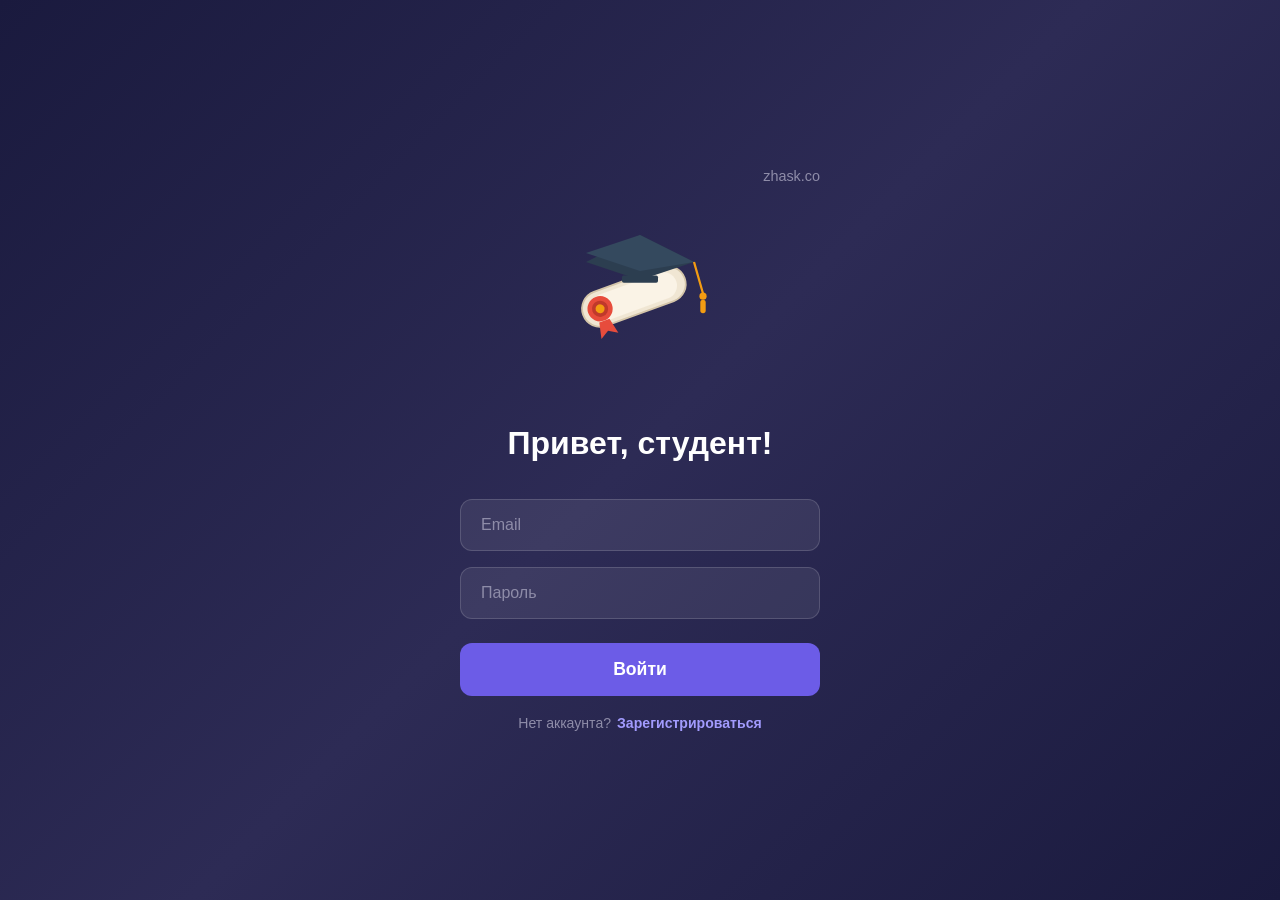
<file: jobs.html>
<!DOCTYPE html>
<html lang="en">
<head>
  <meta charset="UTF-8">
  <meta name="viewport" content="width=device-width, initial-scale=1.0">
  <title>UniMap — Part-Time Jobs</title>
  <link rel="stylesheet" href="css/style.css">
  <link rel="stylesheet" href="https://cdnjs.cloudflare.com/ajax/libs/font-awesome/6.5.1/css/all.min.css">
</head>
<body>
  <div class="app-layout">
    <div class="sidebar-overlay" id="sidebarOverlay"></div>

    <aside class="sidebar" id="sidebar">
      <div class="sidebar-brand">
        <div class="logo-icon">🎓</div>
        <span class="brand-name">UniMap</span>
      </div>
      <nav class="sidebar-nav">
        <a href="dashboard.html">
          <span class="nav-icon"><i class="fas fa-home"></i></span>
          <span data-i18n="nav_home">Home</span>
        </a>
        <a href="universities.html">
          <span class="nav-icon"><i class="fas fa-university"></i></span>
          <span data-i18n="nav_universities">Universities</span>
        </a>
        <a href="results.html">
          <span class="nav-icon"><i class="fas fa-chart-bar"></i></span>
          <span data-i18n="nav_results">Results</span>
        </a>
        <a href="jobs.html" class="active">
          <span class="nav-icon"><i class="fas fa-briefcase"></i></span>
          <span data-i18n="nav_jobs">Part-Time Jobs</span>
        </a>
        <a href="housing.html">
          <span class="nav-icon"><i class="fas fa-building"></i></span>
          <span data-i18n="nav_housing">Housing</span>
        </a>
        <a href="services.html">
          <span class="nav-icon"><i class="fas fa-concierge-bell"></i></span>
          <span data-i18n="nav_services">Student Services</span>
        </a>
        <a href="settings.html">
          <span class="nav-icon"><i class="fas fa-cog"></i></span>
          <span data-i18n="nav_settings">Settings</span>
        </a>
      </nav>
    </aside>

    <main class="main-content">
      <header class="top-bar">
        <div style="display:flex;align-items:center;gap:12px;">
          <button class="mobile-menu-toggle" id="menuToggle">
            <i class="fas fa-bars"></i>
          </button>
          <span class="page-title">Part-Time Jobs</span>
        </div>
        <div class="top-bar-right">
          <span class="brand-link">zhask.co</span>
          <div class="avatar"><i class="fas fa-user"></i></div>
        </div>
      </header>

      <div class="content-area">
        <!-- Region Tabs -->
        <div class="region-tabs fade-in">
          <button class="region-tab active" data-region="kz">
            <span class="region-flag">🇰🇿</span>
            Kazakhstan
          </button>
          <button class="region-tab" data-region="world">
            <span class="region-flag">🌍</span>
            World Wide
          </button>
        </div>

        <!-- Search -->
        <div class="search-bar fade-in" style="margin-top:16px;">
          <span class="search-icon"><i class="fas fa-search"></i></span>
          <input type="text" id="jobSearch" placeholder="Search part-time jobs...">
        </div>

        <!-- Kazakhstan Jobs -->
        <div class="region-content active" id="region-kz">
          <div class="job-cards fade-in" style="margin-top:20px;">

            <div class="job-card" data-name="Репетитор Tutor">
              <div class="job-card-icon" style="color:#6c5ce7"><i class="fas fa-chalkboard-teacher"></i></div>
              <div class="job-card-body">
                <h4>Репетитор / Tutor</h4>
                <div class="job-meta">
                  <span class="job-type"><i class="fas fa-clock"></i> Гибкий график</span>
                  <span class="job-pay">от 3,000 ₸/час</span>
                </div>
                <p class="job-desc">Преподавание школьных предметов, подготовка к ЕНТ, английский язык</p>
                <div class="job-tags"><span class="jtag">Образование</span><span class="jtag">Онлайн</span></div>
              </div>
            </div>

            <div class="job-card" data-name="Курьер Delivery">
              <div class="job-card-icon" style="color:#00b894"><i class="fas fa-motorcycle"></i></div>
              <div class="job-card-body">
                <h4>Курьер / Доставщик</h4>
                <div class="job-meta">
                  <span class="job-type"><i class="fas fa-clock"></i> Свободный график</span>
                  <span class="job-pay">от 2,500 ₸/час</span>
                </div>
                <p class="job-desc">Glovo, Wolt, Yandex Delivery — доставка еды и товаров</p>
                <div class="job-tags"><span class="jtag">Доставка</span><span class="jtag">Гибкий график</span></div>
              </div>
            </div>

            <div class="job-card" data-name="Бариста Кафе Barista">
              <div class="job-card-icon" style="color:#fdcb6e"><i class="fas fa-mug-hot"></i></div>
              <div class="job-card-body">
                <h4>Бариста / Официант</h4>
                <div class="job-meta">
                  <span class="job-type"><i class="fas fa-clock"></i> Сменный график</span>
                  <span class="job-pay">от 1,500 ₸/час</span>
                </div>
                <p class="job-desc">Работа в кафе, ресторанах, кофейнях — Астана, Алматы</p>
                <div class="job-tags"><span class="jtag">Общепит</span><span class="jtag">Смены</span></div>
              </div>
            </div>

            <div class="job-card" data-name="SMM-менеджер Маркетолог Social Media">
              <div class="job-card-icon" style="color:#e17055"><i class="fas fa-hashtag"></i></div>
              <div class="job-card-body">
                <h4>SMM-менеджер</h4>
                <div class="job-meta">
                  <span class="job-type"><i class="fas fa-clock"></i> Удалённо</span>
                  <span class="job-pay">от 80,000 ₸/мес</span>
                </div>
                <p class="job-desc">Ведение Instagram, TikTok для бизнесов. Контент, сторис, reels</p>
                <div class="job-tags"><span class="jtag">Маркетинг</span><span class="jtag">Удалённо</span></div>
              </div>
            </div>

            <div class="job-card" data-name="Продавец-консультант Sales">
              <div class="job-card-icon" style="color:#74b9ff"><i class="fas fa-store"></i></div>
              <div class="job-card-body">
                <h4>Продавец-консультант</h4>
                <div class="job-meta">
                  <span class="job-type"><i class="fas fa-clock"></i> 4-6 часов/день</span>
                  <span class="job-pay">от 1,200 ₸/час</span>
                </div>
                <p class="job-desc">Магазины одежды, электроники, торговые центры</p>
                <div class="job-tags"><span class="jtag">Розница</span><span class="jtag">ТРЦ</span></div>
              </div>
            </div>

            <div class="job-card" data-name="Фрилансер Дизайнер Freelance Designer">
              <div class="job-card-icon" style="color:#a29bfe"><i class="fas fa-palette"></i></div>
              <div class="job-card-body">
                <h4>Фрилансер — Дизайн / Видеомонтаж</h4>
                <div class="job-meta">
                  <span class="job-type"><i class="fas fa-clock"></i> Удалённо</span>
                  <span class="job-pay">от 5,000 ₸/проект</span>
                </div>
                <p class="job-desc">Canva, Figma, Premiere Pro — логотипы, баннеры, видео</p>
                <div class="job-tags"><span class="jtag">Креатив</span><span class="jtag">Фриланс</span></div>
              </div>
            </div>

            <div class="job-card" data-name="Промоутер Мерчандайзер Promoter">
              <div class="job-card-icon" style="color:#55efc4"><i class="fas fa-bullhorn"></i></div>
              <div class="job-card-body">
                <h4>Промоутер / Мерчандайзер</h4>
                <div class="job-meta">
                  <span class="job-type"><i class="fas fa-clock"></i> 3-5 часов/день</span>
                  <span class="job-pay">от 5,000 ₸/день</span>
                </div>
                <p class="job-desc">Раздача листовок, дегустации, выкладка товаров</p>
                <div class="job-tags"><span class="jtag">Промо</span><span class="jtag">Подработка</span></div>
              </div>
            </div>

            <div class="job-card" data-name="Call-центр оператор Operator">
              <div class="job-card-icon" style="color:#ffeaa7"><i class="fas fa-headset"></i></div>
              <div class="job-card-body">
                <h4>Оператор call-центра</h4>
                <div class="job-meta">
                  <span class="job-type"><i class="fas fa-clock"></i> Сменный график</span>
                  <span class="job-pay">от 1,500 ₸/час</span>
                </div>
                <p class="job-desc">Kaspi, Halyk, call-центры — входящие/исходящие звонки</p>
                <div class="job-tags"><span class="jtag">Офис</span><span class="jtag">Смены</span></div>
              </div>
            </div>

            <div class="job-card" data-name="Программист Developer IT">
              <div class="job-card-icon" style="color:#81ecec"><i class="fas fa-code"></i></div>
              <div class="job-card-body">
                <h4>Junior Developer / IT-стажёр</h4>
                <div class="job-meta">
                  <span class="job-type"><i class="fas fa-clock"></i> 20 часов/неделя</span>
                  <span class="job-pay">от 150,000 ₸/мес</span>
                </div>
                <p class="job-desc">Web-разработка, мобильная разработка, тестирование</p>
                <div class="job-tags"><span class="jtag">IT</span><span class="jtag">Стажировка</span></div>
              </div>
            </div>

            <div class="job-card" data-name="Фотограф Видеограф Photographer">
              <div class="job-card-icon" style="color:#fab1a0"><i class="fas fa-camera"></i></div>
              <div class="job-card-body">
                <h4>Фотограф / Видеограф</h4>
                <div class="job-meta">
                  <span class="job-type"><i class="fas fa-clock"></i> По заказам</span>
                  <span class="job-pay">от 10,000 ₸/съёмка</span>
                </div>
                <p class="job-desc">Свадьбы, мероприятия, контент для соцсетей</p>
                <div class="job-tags"><span class="jtag">Креатив</span><span class="jtag">Фриланс</span></div>
              </div>
            </div>

          </div>
        </div>

        <!-- World Wide Countries -->
        <div class="region-content" id="region-world">

          <!-- Country Grid -->
          <div class="country-grid fade-in" id="countryGrid" style="margin-top:20px;">
            <div class="country-card" data-country="United States"><div class="country-flag">🇺🇸</div><div class="country-name">United States</div></div>
            <div class="country-card" data-country="United Kingdom"><div class="country-flag">🇬🇧</div><div class="country-name">United Kingdom</div></div>
            <div class="country-card" data-country="Canada"><div class="country-flag">🇨🇦</div><div class="country-name">Canada</div></div>
            <div class="country-card" data-country="Germany"><div class="country-flag">🇩🇪</div><div class="country-name">Germany</div></div>
            <div class="country-card" data-country="France"><div class="country-flag">🇫🇷</div><div class="country-name">France</div></div>
            <div class="country-card" data-country="Australia"><div class="country-flag">🇦🇺</div><div class="country-name">Australia</div></div>
            <div class="country-card" data-country="Japan"><div class="country-flag">🇯🇵</div><div class="country-name">Japan</div></div>
            <div class="country-card" data-country="South Korea"><div class="country-flag">🇰🇷</div><div class="country-name">South Korea</div></div>
            <div class="country-card" data-country="China"><div class="country-flag">🇨🇳</div><div class="country-name">China</div></div>
            <div class="country-card" data-country="Turkey"><div class="country-flag">🇹🇷</div><div class="country-name">Turkey</div></div>
            <div class="country-card" data-country="Russia"><div class="country-flag">🇷🇺</div><div class="country-name">Russia</div></div>
            <div class="country-card" data-country="Netherlands"><div class="country-flag">🇳🇱</div><div class="country-name">Netherlands</div></div>
            <div class="country-card" data-country="Switzerland"><div class="country-flag">🇨🇭</div><div class="country-name">Switzerland</div></div>
            <div class="country-card" data-country="Singapore"><div class="country-flag">🇸🇬</div><div class="country-name">Singapore</div></div>
            <div class="country-card" data-country="Sweden"><div class="country-flag">🇸🇪</div><div class="country-name">Sweden</div></div>
            <div class="country-card" data-country="Italy"><div class="country-flag">🇮🇹</div><div class="country-name">Italy</div></div>
            <div class="country-card" data-country="Spain"><div class="country-flag">🇪🇸</div><div class="country-name">Spain</div></div>
            <div class="country-card" data-country="UAE"><div class="country-flag">🇦🇪</div><div class="country-name">UAE</div></div>
            <div class="country-card" data-country="Malaysia"><div class="country-flag">🇲🇾</div><div class="country-name">Malaysia</div></div>
            <div class="country-card" data-country="Czech Republic"><div class="country-flag">🇨🇿</div><div class="country-name">Czech Republic</div></div>
            <div class="country-card" data-country="Poland"><div class="country-flag">🇵🇱</div><div class="country-name">Poland</div></div>
            <div class="country-card" data-country="Hungary"><div class="country-flag">🇭🇺</div><div class="country-name">Hungary</div></div>
            <div class="country-card" data-country="India"><div class="country-flag">🇮🇳</div><div class="country-name">India</div></div>
            <div class="country-card" data-country="New Zealand"><div class="country-flag">🇳🇿</div><div class="country-name">New Zealand</div></div>
          </div>

          <!-- Country Jobs drill-down -->
          <div id="countryJobsView" style="display:none; margin-top:20px;">
            <button class="back-to-countries" id="backToCountries">
              <i class="fas fa-arrow-left"></i>
              <span>Back to countries</span>
            </button>
            <h3 class="country-uni-title" id="countryJobsTitle"></h3>
            <div class="job-cards fade-in" id="countryJobsCards"></div>
          </div>

        </div>

      </div>
    </main>

    <nav class="bottom-nav">
      <div class="bottom-nav-items">
        <button class="bottom-nav-item" onclick="location.href='dashboard.html'">
          <span class="nav-icon"><i class="fas fa-home"></i></span>
          <span data-i18n="nav_home">Home</span>
        </button>
        <button class="bottom-nav-item" onclick="location.href='universities.html'">
          <span class="nav-icon"><i class="fas fa-university"></i></span>
          <span data-i18n="nav_universities">Universities</span>
        </button>
        <button class="bottom-nav-item" onclick="location.href='results.html'">
          <span class="nav-icon"><i class="fas fa-folder-open"></i></span>
          <span data-i18n="nav_portfolio">Portfolio</span>
        </button>
        <button class="bottom-nav-item">
          <span class="nav-icon"><i class="fas fa-bell"></i></span>
          <span data-i18n="nav_notifications">Notifications</span>
        </button>
        <button class="bottom-nav-item" onclick="location.href='settings.html'">
          <span class="nav-icon"><i class="fas fa-cog"></i></span>
          <span data-i18n="nav_settings">Settings</span>
        </button>
      </div>
    </nav>
  </div>

  <script src="js/auth.js"></script>
  <script src="js/app.js"></script>
  <script src="js/i18n.js"></script>
  <script>
    // === Jobs data by country ===
    const worldJobs = {
      "United States": [
        { name: "Campus Library Assistant", type: "На кампусе", pay: "$12–15/hr", icon: "fa-book", color: "#6c5ce7", desc: "Shelving books, helping students, desk duties" },
        { name: "Research Assistant", type: "На кампусе", pay: "$15–20/hr", icon: "fa-flask", color: "#00b894", desc: "Assist professors with research projects and data" },
        { name: "Barista / Café Worker", type: "Общепит", pay: "$10–14/hr + tips", icon: "fa-mug-hot", color: "#fdcb6e", desc: "Starbucks, campus cafés, local coffee shops" },
        { name: "Retail Sales Associate", type: "Розница", pay: "$11–15/hr", icon: "fa-store", color: "#74b9ff", desc: "Part-time at malls, Target, Walmart" },
        { name: "Uber / DoorDash Driver", type: "Доставка", pay: "$15–25/hr", icon: "fa-car", color: "#e17055", desc: "Flexible gig economy — deliver food or drive" },
        { name: "Tutoring (Math, English)", type: "Образование", pay: "$20–40/hr", icon: "fa-chalkboard-teacher", color: "#a29bfe", desc: "Tutor other students in-person or on Wyzant, Chegg" },
        { name: "Freelance Web/App Developer", type: "IT / Фриланс", pay: "$25–50/hr", icon: "fa-code", color: "#81ecec", desc: "Build websites and apps on Upwork, Fiverr" },
        { name: "Social Media Intern", type: "Маркетинг", pay: "$12–18/hr", icon: "fa-hashtag", color: "#fab1a0", desc: "Manage brand accounts, content creation" }
      ],
      "United Kingdom": [
        { name: "University Student Ambassador", type: "На кампусе", pay: "£10–12/hr", icon: "fa-user-graduate", color: "#6c5ce7", desc: "Campus tours, open days, event support" },
        { name: "Barista / Pub Staff", type: "Общепит", pay: "£9–11/hr", icon: "fa-beer-mug-empty", color: "#fdcb6e", desc: "Pubs, Costa, Pret — classic UK student jobs" },
        { name: "Retail Assistant", type: "Розница", pay: "£9–11/hr", icon: "fa-store", color: "#74b9ff", desc: "Primark, Tesco, Sainsbury's part-time" },
        { name: "Deliveroo / Uber Eats Rider", type: "Доставка", pay: "£10–15/hr", icon: "fa-bicycle", color: "#00b894", desc: "Flexible bike or scooter delivery" },
        { name: "Tutor", type: "Образование", pay: "£15–30/hr", icon: "fa-chalkboard-teacher", color: "#a29bfe", desc: "A-Level, GCSE tutoring on MyTutor, Superprof" },
        { name: "Freelance Design / Writing", type: "IT / Фриланс", pay: "£12–25/hr", icon: "fa-palette", color: "#e17055", desc: "Graphic design, copywriting, translation" }
      ],
      "Canada": [
        { name: "Campus Work-Study", type: "На кампусе", pay: "CAD 15–17/hr", icon: "fa-school", color: "#6c5ce7", desc: "Admin, lab assistant, library helper" },
        { name: "Barista / Fast Food", type: "Общепит", pay: "CAD 15–17/hr", icon: "fa-mug-hot", color: "#fdcb6e", desc: "Tim Hortons, Starbucks, McDonald's" },
        { name: "Grocery Store Clerk", type: "Розница", pay: "CAD 15–16/hr", icon: "fa-basket-shopping", color: "#00b894", desc: "Loblaws, Metro, Walmart — cashier, stocking" },
        { name: "Skip / Uber Eats Delivery", type: "Доставка", pay: "CAD 15–22/hr", icon: "fa-car", color: "#e17055", desc: "Flexible delivery gigs in cities" },
        { name: "Tutor / Language Teacher", type: "Образование", pay: "CAD 20–35/hr", icon: "fa-chalkboard-teacher", color: "#a29bfe", desc: "Math, science, French/English tutoring" },
        { name: "Freelance Developer", type: "IT / Фриланс", pay: "CAD 25–50/hr", icon: "fa-code", color: "#81ecec", desc: "Web & mobile projects on freelance platforms" }
      ],
      "Germany": [
        { name: "Werkstudent (Working Student)", type: "Офис", pay: "€12–16/hr", icon: "fa-laptop", color: "#6c5ce7", desc: "Official part-time role at German companies (20hr/wk)" },
        { name: "HiWi (University Research Aid)", type: "На кампусе", pay: "€12–14/hr", icon: "fa-flask", color: "#00b894", desc: "Research and teaching assistant at university" },
        { name: "Café / Restaurant Worker", type: "Общепит", pay: "€12–13/hr", icon: "fa-utensils", color: "#fdcb6e", desc: "Gastro mini-job, especially in cities" },
        { name: "Delivery (Lieferando, Wolt)", type: "Доставка", pay: "€11–14/hr", icon: "fa-bicycle", color: "#e17055", desc: "Food delivery on bike" },
        { name: "Tutor / Nachhilfe", type: "Образование", pay: "€15–25/hr", icon: "fa-chalkboard-teacher", color: "#a29bfe", desc: "Help German students or teach languages" },
        { name: "Minijob (€520/month)", type: "Подработка", pay: "€520/mo max", icon: "fa-coins", color: "#ffeaa7", desc: "Tax-free mini-job — retail, cleaning, office" }
      ],
      "France": [
        { name: "Emploi étudiant (Campus Job)", type: "На кампусе", pay: "€11–12/hr", icon: "fa-school", color: "#6c5ce7", desc: "Library, admin office, student union" },
        { name: "Serveur / Barista", type: "Общепит", pay: "€11–13/hr", icon: "fa-mug-hot", color: "#fdcb6e", desc: "Cafés, brasseries, restaurants" },
        { name: "Baby-sitting", type: "Услуги", pay: "€10–15/hr", icon: "fa-baby", color: "#fab1a0", desc: "Very popular student job in France" },
        { name: "Cours particuliers (Tutoring)", type: "Образование", pay: "€15–25/hr", icon: "fa-chalkboard-teacher", color: "#a29bfe", desc: "Private lessons in math, English, sciences" },
        { name: "Uber Eats / Deliveroo", type: "Доставка", pay: "€10–15/hr", icon: "fa-bicycle", color: "#00b894", desc: "Flexible delivery in Paris and major cities" },
        { name: "Freelance (Auto-entrepreneur)", type: "IT / Фриланс", pay: "€15–30/hr", icon: "fa-laptop-code", color: "#81ecec", desc: "Web dev, design, translation under auto-entrepreneur status" }
      ],
      "Australia": [
        { name: "Hospitality (Café/Bar)", type: "Общепит", pay: "AUD 23–28/hr", icon: "fa-mug-hot", color: "#fdcb6e", desc: "High casual rates, weekends even higher" },
        { name: "Retail Sales", type: "Розница", pay: "AUD 22–26/hr", icon: "fa-store", color: "#74b9ff", desc: "Coles, Woolworths, JB Hi-Fi" },
        { name: "Uber Eats / DoorDash", type: "Доставка", pay: "AUD 15–25/hr", icon: "fa-car", color: "#e17055", desc: "Delivery gigs — flexible hours" },
        { name: "Tutor", type: "Образование", pay: "AUD 30–50/hr", icon: "fa-chalkboard-teacher", color: "#a29bfe", desc: "Tutoring uni or high school students" },
        { name: "Campus Assistant", type: "На кампусе", pay: "AUD 22–28/hr", icon: "fa-school", color: "#6c5ce7", desc: "Library, labs, admin — on-campus roles" },
        { name: "Freelance / Gig Work", type: "IT / Фриланс", pay: "AUD 25–60/hr", icon: "fa-code", color: "#81ecec", desc: "Tech, design, writing on Airtasker/Freelancer" }
      ],
      "Japan": [
        { name: "Konbini (Convenience Store)", type: "Розница", pay: "¥1,000–1,200/hr", icon: "fa-store", color: "#74b9ff", desc: "7-Eleven, Lawson, FamilyMart — classic arubaito" },
        { name: "Izakaya / Restaurant Staff", type: "Общепит", pay: "¥1,000–1,300/hr", icon: "fa-utensils", color: "#fdcb6e", desc: "Serving, kitchen help — evening shifts" },
        { name: "English Conversation Teacher", type: "Образование", pay: "¥1,500–3,000/hr", icon: "fa-comments", color: "#a29bfe", desc: "Eikaiwa or private English lessons" },
        { name: "Factory / Warehouse (工場)", type: "Подработка", pay: "¥1,100–1,400/hr", icon: "fa-box", color: "#e17055", desc: "Sorting, packing — night shifts pay more" },
        { name: "Delivery (Uber Eats Japan)", type: "Доставка", pay: "¥1,000–2,000/hr", icon: "fa-bicycle", color: "#00b894", desc: "Bike delivery in Tokyo, Osaka" },
        { name: "Translation / Interpreter", type: "IT / Фриланс", pay: "¥2,000–4,000/hr", icon: "fa-language", color: "#6c5ce7", desc: "Japanese-English translation freelance" }
      ],
      "South Korea": [
        { name: "Café / Restaurant (카페 알바)", type: "Общепит", pay: "₩9,860+/hr", icon: "fa-mug-hot", color: "#fdcb6e", desc: "Cafés, chicken shops, Korean BBQ" },
        { name: "Convenience Store (편의점)", type: "Розница", pay: "₩9,860+/hr", icon: "fa-store", color: "#74b9ff", desc: "CU, GS25, 7-Eleven — popular student job" },
        { name: "English Tutor / 과외", type: "Образование", pay: "₩20,000–40,000/hr", icon: "fa-chalkboard-teacher", color: "#a29bfe", desc: "Private English/math tutoring — very well paid" },
        { name: "Delivery (배달)", type: "Доставка", pay: "₩10,000–18,000/hr", icon: "fa-motorcycle", color: "#00b894", desc: "Baemin, Coupang Eats delivery" },
        { name: "Event Staff / 행사 알바", type: "Подработка", pay: "₩10,000–15,000/hr", icon: "fa-calendar-check", color: "#e17055", desc: "Conventions, promotions, concerts" },
        { name: "Content Creator / Freelance", type: "IT / Фриланс", pay: "₩15,000–30,000/hr", icon: "fa-laptop-code", color: "#81ecec", desc: "Design, video editing, web development" }
      ],
      "China": [
        { name: "English Teacher (外教)", type: "Образование", pay: "¥100–200/hr", icon: "fa-chalkboard-teacher", color: "#a29bfe", desc: "Private English lessons or at language schools" },
        { name: "Campus Assistant", type: "На кампусе", pay: "¥15–25/hr", icon: "fa-school", color: "#6c5ce7", desc: "Library, lab assistant roles" },
        { name: "Café / Milk Tea Shop", type: "Общепит", pay: "¥18–25/hr", icon: "fa-mug-hot", color: "#fdcb6e", desc: "Bubble tea shops, cafés near campus" },
        { name: "Translation / Interpretation", type: "IT / Фриланс", pay: "¥80–150/hr", icon: "fa-language", color: "#81ecec", desc: "Chinese-English translation work" },
        { name: "E-commerce Assistant", type: "Онлайн", pay: "¥20–40/hr", icon: "fa-shopping-cart", color: "#00b894", desc: "Helping with Taobao/WeChat stores" },
        { name: "Content Writing / Editing", type: "IT / Фриланс", pay: "¥50–100/hr", icon: "fa-pen-fancy", color: "#e17055", desc: "English editing, blog writing" }
      ],
      "Turkey": [
        { name: "Garson / Barista", type: "Общепит", pay: "₺80–120/hr", icon: "fa-mug-hot", color: "#fdcb6e", desc: "Cafés and restaurants in student areas" },
        { name: "Özel Ders (Private Tutoring)", type: "Образование", pay: "₺150–300/hr", icon: "fa-chalkboard-teacher", color: "#a29bfe", desc: "Math, English, science — good pay" },
        { name: "Call Center", type: "Офис", pay: "₺100–150/hr", icon: "fa-headset", color: "#74b9ff", desc: "Customer service in English or Turkish" },
        { name: "Delivery (Getir, Yemeksepeti)", type: "Доставка", pay: "₺80–130/hr", icon: "fa-motorcycle", color: "#00b894", desc: "Food and grocery delivery" },
        { name: "Social Media Manager", type: "Маркетинг", pay: "₺5,000–10,000/mo", icon: "fa-hashtag", color: "#e17055", desc: "Manage Instagram, TikTok for brands" },
        { name: "Freelance Translation", type: "IT / Фриланс", pay: "₺100–200/hr", icon: "fa-language", color: "#81ecec", desc: "Turkish-English translation" }
      ],
      "Russia": [
        { name: "Репетитор", type: "Образование", pay: "от ₽500/hr", icon: "fa-chalkboard-teacher", color: "#a29bfe", desc: "Математика, английский, ЕГЭ подготовка" },
        { name: "Курьер (Яндекс, Delivery Club)", type: "Доставка", pay: "от ₽300/hr", icon: "fa-motorcycle", color: "#00b894", desc: "Доставка еды — гибкий график" },
        { name: "Бариста / Официант", type: "Общепит", pay: "от ₽250/hr", icon: "fa-mug-hot", color: "#fdcb6e", desc: "Кофейни, рестораны — сменный график" },
        { name: "Продавец-консультант", type: "Розница", pay: "от ₽200/hr", icon: "fa-store", color: "#74b9ff", desc: "Магазины техники, одежды, ТЦ" },
        { name: "SMM-менеджер / Копирайтер", type: "Маркетинг", pay: "от ₽20,000/мес", icon: "fa-hashtag", color: "#e17055", desc: "Ведение соцсетей, написание текстов" },
        { name: "Фриланс-разработчик", type: "IT / Фриланс", pay: "от ₽500/hr", icon: "fa-code", color: "#81ecec", desc: "Web, мобильная разработка, дизайн" }
      ],
      "Netherlands": [
        { name: "Horeca (Hospitality)", type: "Общепит", pay: "€11–14/hr", icon: "fa-utensils", color: "#fdcb6e", desc: "Bars, restaurants, cafés — very common" },
        { name: "Supermarket (Albert Heijn)", type: "Розница", pay: "€10–13/hr", icon: "fa-basket-shopping", color: "#00b894", desc: "Cashier, stocking at AH, Jumbo" },
        { name: "Bicycle Delivery (Thuisbezorgd)", type: "Доставка", pay: "€11–15/hr", icon: "fa-bicycle", color: "#e17055", desc: "Bike delivery — perfect for NL" },
        { name: "University Student Assistant", type: "На кампусе", pay: "€12–15/hr", icon: "fa-school", color: "#6c5ce7", desc: "Teaching, research, admin support" },
        { name: "Tutoring / Language Lessons", type: "Образование", pay: "€15–25/hr", icon: "fa-chalkboard-teacher", color: "#a29bfe", desc: "English, math, Dutch language" },
        { name: "Freelance IT / Design", type: "IT / Фриланс", pay: "€20–40/hr", icon: "fa-laptop-code", color: "#81ecec", desc: "Web development, graphic design" }
      ],
      "Switzerland": [
        { name: "University HiWi", type: "На кампусе", pay: "CHF 25–30/hr", icon: "fa-flask", color: "#6c5ce7", desc: "Research and teaching assistant" },
        { name: "Retail / Gastro", type: "Общепит", pay: "CHF 20–25/hr", icon: "fa-store", color: "#fdcb6e", desc: "Cafés, shops — high Swiss wages" },
        { name: "Tutoring", type: "Образование", pay: "CHF 30–50/hr", icon: "fa-chalkboard-teacher", color: "#a29bfe", desc: "German/French/Math tutoring" },
        { name: "Freelance / IT", type: "IT / Фриланс", pay: "CHF 35–60/hr", icon: "fa-code", color: "#81ecec", desc: "Dev, design, consulting projects" }
      ],
      "Singapore": [
        { name: "F&B Service Crew", type: "Общепит", pay: "SGD 8–12/hr", icon: "fa-utensils", color: "#fdcb6e", desc: "Hawker centres, cafés, restaurants" },
        { name: "Retail Assistant", type: "Розница", pay: "SGD 8–10/hr", icon: "fa-store", color: "#74b9ff", desc: "Orchard Road malls, Uniqlo, etc." },
        { name: "Tutor", type: "Образование", pay: "SGD 20–40/hr", icon: "fa-chalkboard-teacher", color: "#a29bfe", desc: "Extremely popular — very well paid" },
        { name: "Grab / Food Delivery", type: "Доставка", pay: "SGD 10–15/hr", icon: "fa-motorcycle", color: "#00b894", desc: "GrabFood, Foodpanda delivery" },
        { name: "Freelance Tech / Design", type: "IT / Фриланс", pay: "SGD 20–50/hr", icon: "fa-laptop-code", color: "#81ecec", desc: "Web, app dev, UI/UX freelancing" }
      ],
      "Sweden": [
        { name: "Campus Job (Studentmedarbetare)", type: "На кампусе", pay: "SEK 130–160/hr", icon: "fa-school", color: "#6c5ce7", desc: "Library, IT support, events" },
        { name: "Restaurant / Café Staff", type: "Общепит", pay: "SEK 120–150/hr", icon: "fa-utensils", color: "#fdcb6e", desc: "Espresso House, Max, local restaurants" },
        { name: "Foodora / Wolt Delivery", type: "Доставка", pay: "SEK 120–180/hr", icon: "fa-bicycle", color: "#00b894", desc: "Bike delivery in Stockholm, Göteborg" },
        { name: "Tutoring", type: "Образование", pay: "SEK 150–250/hr", icon: "fa-chalkboard-teacher", color: "#a29bfe", desc: "Math, science, English lessons" },
        { name: "Freelance / IT", type: "IT / Фриланс", pay: "SEK 200–400/hr", icon: "fa-code", color: "#81ecec", desc: "Web dev, design, translation" }
      ],
      "Italy": [
        { name: "Cameriere / Barista", type: "Общепит", pay: "€7–10/hr", icon: "fa-mug-hot", color: "#fdcb6e", desc: "Bars, restaurants — tips help" },
        { name: "Ripetizioni (Tutoring)", type: "Образование", pay: "€10–20/hr", icon: "fa-chalkboard-teacher", color: "#a29bfe", desc: "Private lessons in English, math" },
        { name: "Retail / Tourism", type: "Розница", pay: "€8–11/hr", icon: "fa-store", color: "#74b9ff", desc: "Tourist shops, hotels, guides" },
        { name: "Delivery (Glovo, JustEat)", type: "Доставка", pay: "€8–12/hr", icon: "fa-bicycle", color: "#00b894", desc: "Food delivery on bikes/scooters" },
        { name: "Freelance / Translation", type: "IT / Фриланс", pay: "€10–25/hr", icon: "fa-language", color: "#81ecec", desc: "Italian-English translation, design" }
      ],
      "Spain": [
        { name: "Camarero / Barista", type: "Общепит", pay: "€7–10/hr", icon: "fa-mug-hot", color: "#fdcb6e", desc: "Tapas bars, cafeterías, restaurants" },
        { name: "Clases Particulares (Tutoring)", type: "Образование", pay: "€10–20/hr", icon: "fa-chalkboard-teacher", color: "#a29bfe", desc: "English or math private lessons" },
        { name: "Tourist Guide / Hostel Staff", type: "Услуги", pay: "€8–12/hr", icon: "fa-map-signs", color: "#74b9ff", desc: "Hostels, free walking tours" },
        { name: "Delivery (Glovo, UberEats)", type: "Доставка", pay: "€7–12/hr", icon: "fa-bicycle", color: "#00b894", desc: "Riders in Madrid, Barcelona" },
        { name: "Au Pair / Babysitting", type: "Услуги", pay: "€8–12/hr", icon: "fa-baby", color: "#fab1a0", desc: "Childcare — room & board often included" }
      ],
      "UAE": [
        { name: "Retail Sales (Malls)", type: "Розница", pay: "AED 20–30/hr", icon: "fa-store", color: "#74b9ff", desc: "Dubai Mall, Mall of Emirates" },
        { name: "Event Staff / Promoter", type: "Подработка", pay: "AED 25–40/hr", icon: "fa-calendar-check", color: "#e17055", desc: "Exhibitions, conferences, launches" },
        { name: "Social Media / Marketing Intern", type: "Маркетинг", pay: "AED 15–25/hr", icon: "fa-hashtag", color: "#fdcb6e", desc: "Brand content, social media management" },
        { name: "Tutoring", type: "Образование", pay: "AED 50–100/hr", icon: "fa-chalkboard-teacher", color: "#a29bfe", desc: "English, math, science — international schools" },
        { name: "Freelance Tech", type: "IT / Фриланс", pay: "AED 40–80/hr", icon: "fa-code", color: "#81ecec", desc: "Web/app development freelancing" }
      ],
      "Malaysia": [
        { name: "Café / F&B Crew", type: "Общепит", pay: "MYR 7–10/hr", icon: "fa-mug-hot", color: "#fdcb6e", desc: "Mamak stalls, cafés, fast food" },
        { name: "Retail Part-Time", type: "Розница", pay: "MYR 6–9/hr", icon: "fa-store", color: "#74b9ff", desc: "Shopping malls, Uniqlo, MR DIY" },
        { name: "Tutor / Tuition Teacher", type: "Образование", pay: "MYR 30–60/hr", icon: "fa-chalkboard-teacher", color: "#a29bfe", desc: "Very popular — O-Level, SPM prep" },
        { name: "Grab Delivery", type: "Доставка", pay: "MYR 8–15/hr", icon: "fa-motorcycle", color: "#00b894", desc: "GrabFood, Foodpanda delivery" },
        { name: "Freelance / Online", type: "IT / Фриланс", pay: "MYR 20–50/hr", icon: "fa-laptop-code", color: "#81ecec", desc: "Design, writing, web dev" }
      ],
      "Czech Republic": [
        { name: "Café / Restaurant (Brigáda)", type: "Общепит", pay: "CZK 130–170/hr", icon: "fa-utensils", color: "#fdcb6e", desc: "Prague cafés, bars, restaurants" },
        { name: "Retail / Supermarket", type: "Розница", pay: "CZK 120–150/hr", icon: "fa-store", color: "#74b9ff", desc: "Albert, Billa, shopping centres" },
        { name: "Tutoring / Language Lessons", type: "Образование", pay: "CZK 200–400/hr", icon: "fa-chalkboard-teacher", color: "#a29bfe", desc: "English, Russian, math tutoring" },
        { name: "Wolt / Bolt Delivery", type: "Доставка", pay: "CZK 150–250/hr", icon: "fa-bicycle", color: "#00b894", desc: "Food delivery in Prague, Brno" },
        { name: "IT / Freelance", type: "IT / Фриланс", pay: "CZK 250–500/hr", icon: "fa-code", color: "#81ecec", desc: "Web development, testing, design" }
      ],
      "Poland": [
        { name: "Kelner / Barista", type: "Общепит", pay: "PLN 25–32/hr", icon: "fa-mug-hot", color: "#fdcb6e", desc: "Cafés, restaurants in Kraków, Warsaw" },
        { name: "Retail (Sklep)", type: "Розница", pay: "PLN 23–28/hr", icon: "fa-store", color: "#74b9ff", desc: "Żabka, Biedronka, malls" },
        { name: "Korepetycje (Tutoring)", type: "Образование", pay: "PLN 40–80/hr", icon: "fa-chalkboard-teacher", color: "#a29bfe", desc: "English, math, matura prep" },
        { name: "Glovo / Uber Eats Delivery", type: "Доставка", pay: "PLN 20–35/hr", icon: "fa-bicycle", color: "#00b894", desc: "Bike delivery in major cities" },
        { name: "Freelance / IT", type: "IT / Фриланс", pay: "PLN 40–80/hr", icon: "fa-laptop-code", color: "#81ecec", desc: "Programming, design, writing" }
      ],
      "Hungary": [
        { name: "Pincér / Barista", type: "Общепит", pay: "HUF 1,800–2,500/hr", icon: "fa-mug-hot", color: "#fdcb6e", desc: "Ruin bars, cafés in Budapest" },
        { name: "Retail / Supermarket", type: "Розница", pay: "HUF 1,600–2,000/hr", icon: "fa-store", color: "#74b9ff", desc: "Tesco, Spar, Westend mall" },
        { name: "Language Tutoring", type: "Образование", pay: "HUF 3,000–6,000/hr", icon: "fa-chalkboard-teacher", color: "#a29bfe", desc: "English, German lessons" },
        { name: "Wolt / Foodpanda Delivery", type: "Доставка", pay: "HUF 2,000–3,500/hr", icon: "fa-bicycle", color: "#00b894", desc: "Food delivery in Budapest" },
        { name: "Freelance / Translation", type: "IT / Фриланс", pay: "HUF 3,000–6,000/hr", icon: "fa-language", color: "#81ecec", desc: "Hungarian-English translation, IT" }
      ],
      "India": [
        { name: "Tuition Teacher / Tutor", type: "Образование", pay: "₹200–500/hr", icon: "fa-chalkboard-teacher", color: "#a29bfe", desc: "Coaching for school students — huge demand" },
        { name: "Café / Restaurant Staff", type: "Общепит", pay: "₹80–150/hr", icon: "fa-mug-hot", color: "#fdcb6e", desc: "CCD, Starbucks, local restaurants" },
        { name: "Delivery (Zomato, Swiggy)", type: "Доставка", pay: "₹100–200/hr", icon: "fa-motorcycle", color: "#00b894", desc: "Food delivery — flexible hours" },
        { name: "Data Entry / Virtual Assistant", type: "Онлайн", pay: "₹150–300/hr", icon: "fa-keyboard", color: "#74b9ff", desc: "Remote data entry, admin tasks" },
        { name: "Content Writer / Blogger", type: "IT / Фриланс", pay: "₹200–500/hr", icon: "fa-pen-fancy", color: "#e17055", desc: "SEO writing, blog posts, copywriting" },
        { name: "Freelance Developer", type: "IT / Фриланс", pay: "₹300–800/hr", icon: "fa-code", color: "#81ecec", desc: "Web, mobile, Python/JS projects" }
      ],
      "New Zealand": [
        { name: "Hospitality / Café", type: "Общепит", pay: "NZD 22–26/hr", icon: "fa-mug-hot", color: "#fdcb6e", desc: "Cafés, restaurants, bars" },
        { name: "Retail Sales", type: "Розница", pay: "NZD 22–25/hr", icon: "fa-store", color: "#74b9ff", desc: "The Warehouse, Countdown, malls" },
        { name: "Fruit Picking / Farm Work", type: "Подработка", pay: "NZD 22–30/hr", icon: "fa-apple-whole", color: "#00b894", desc: "Seasonal farm work — popular among students" },
        { name: "Tutoring", type: "Образование", pay: "NZD 25–40/hr", icon: "fa-chalkboard-teacher", color: "#a29bfe", desc: "Math, science, NCEA prep" },
        { name: "Uber Eats / DoorDash", type: "Доставка", pay: "NZD 15–22/hr", icon: "fa-car", color: "#e17055", desc: "Food delivery in Auckland, Wellington" },
        { name: "Freelance / IT", type: "IT / Фриланс", pay: "NZD 30–55/hr", icon: "fa-code", color: "#81ecec", desc: "Web development, design, writing" }
      ]
    };

    const countryFlags = {
      "United States": "🇺🇸", "United Kingdom": "🇬🇧", "Canada": "🇨🇦", "Germany": "🇩🇪",
      "France": "🇫🇷", "Australia": "🇦🇺", "Japan": "🇯🇵", "South Korea": "🇰🇷",
      "China": "🇨🇳", "Turkey": "🇹🇷", "Russia": "🇷🇺", "Netherlands": "🇳🇱",
      "Switzerland": "🇨🇭", "Singapore": "🇸🇬", "Sweden": "🇸🇪", "Italy": "🇮🇹",
      "Spain": "🇪🇸", "UAE": "🇦🇪", "Malaysia": "🇲🇾", "Czech Republic": "🇨🇿",
      "Poland": "🇵🇱", "Hungary": "🇭🇺", "India": "🇮🇳", "New Zealand": "🇳🇿"
    };

    // === Region Tabs ===
    const regionTabs = document.querySelectorAll('.region-tab');
    const regionContents = document.querySelectorAll('.region-content');

    regionTabs.forEach(tab => {
      tab.addEventListener('click', function () {
        regionTabs.forEach(t => t.classList.remove('active'));
        this.classList.add('active');
        const region = this.dataset.region;
        regionContents.forEach(c => c.classList.remove('active'));
        document.getElementById('region-' + region).classList.add('active');
        document.getElementById('jobSearch').value = '';
        document.querySelectorAll('.job-card, .country-card').forEach(c => c.style.display = '');
        if (region === 'world') {
          document.getElementById('countryGrid').style.display = '';
          document.getElementById('countryJobsView').style.display = 'none';
          document.getElementById('jobSearch').placeholder = 'Search countries...';
        } else {
          document.getElementById('jobSearch').placeholder = 'Search part-time jobs...';
        }
      });
    });

    // === Country Click → Jobs ===
    document.querySelectorAll('.country-card').forEach(card => {
      card.addEventListener('click', function () {
        openCountryJobs(this.dataset.country);
      });
    });

    function openCountryJobs(country) {
      const grid = document.getElementById('countryGrid');
      const view = document.getElementById('countryJobsView');
      const title = document.getElementById('countryJobsTitle');
      const container = document.getElementById('countryJobsCards');
      const flag = countryFlags[country] || '🌍';

      grid.style.display = 'none';
      view.style.display = 'block';
      title.innerHTML = flag + ' Part-Time Jobs in ' + country;

      const jobs = worldJobs[country] || [];
      container.innerHTML = '';

      if (jobs.length === 0) {
        container.innerHTML = '<p style="color:var(--text-muted);text-align:center;padding:40px 0;">No job data available yet.</p>';
        return;
      }

      jobs.forEach(j => {
        const card = document.createElement('div');
        card.className = 'job-card';
        card.dataset.name = j.name + ' ' + j.type;
        card.innerHTML = `
          <div class="job-card-icon" style="color:${j.color}"><i class="fas ${j.icon}"></i></div>
          <div class="job-card-body">
            <h4>${j.name}</h4>
            <div class="job-meta">
              <span class="job-type"><i class="fas fa-tag" style="color:${j.color}"></i> ${j.type}</span>
              <span class="job-pay">${j.pay}</span>
            </div>
            <p class="job-desc">${j.desc}</p>
            <span class="view-btn">View details</span>
          </div>
        `;
        container.appendChild(card);
      });

      document.getElementById('jobSearch').placeholder = 'Search jobs in ' + country + '...';
      document.getElementById('jobSearch').value = '';
    }

    // === Back to Countries ===
    document.getElementById('backToCountries').addEventListener('click', function () {
      document.getElementById('countryGrid').style.display = '';
      document.getElementById('countryJobsView').style.display = 'none';
      document.getElementById('jobSearch').placeholder = 'Search countries...';
      document.getElementById('jobSearch').value = '';
    });

    // === Search ===
    document.getElementById('jobSearch').addEventListener('input', function () {
      const q = this.value.toLowerCase();
      const activeRegion = document.querySelector('.region-content.active');

      if (activeRegion.id === 'region-kz') {
        activeRegion.querySelectorAll('.job-card').forEach(card => {
          const name = card.dataset.name.toLowerCase();
          const title = card.querySelector('h4').textContent.toLowerCase();
          card.style.display = (name.includes(q) || title.includes(q)) ? '' : 'none';
        });
      } else {
        const jobView = document.getElementById('countryJobsView');
        if (jobView.style.display !== 'none') {
          jobView.querySelectorAll('.job-card').forEach(card => {
            const name = card.dataset.name.toLowerCase();
            const title = card.querySelector('h4').textContent.toLowerCase();
            card.style.display = (name.includes(q) || title.includes(q)) ? '' : 'none';
          });
        } else {
          document.querySelectorAll('.country-card').forEach(card => {
            const name = card.dataset.country.toLowerCase();
            card.style.display = name.includes(q) ? '' : 'none';
          });
        }
      }
    });
  </script>
</body>
</html>
</file>
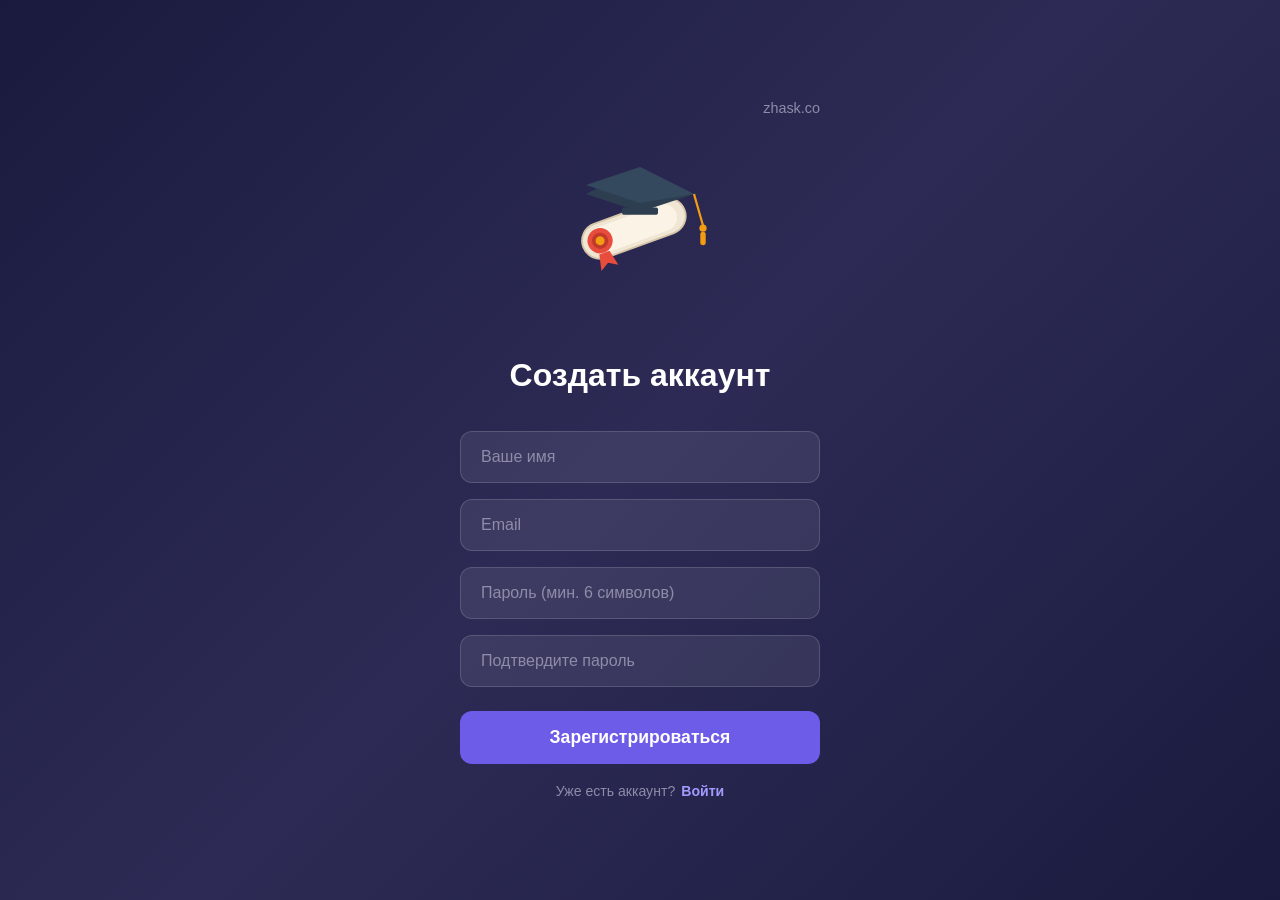
<file: register.html>
<!DOCTYPE html>
<html lang="en">
<head>
  <meta charset="UTF-8">
  <meta name="viewport" content="width=device-width, initial-scale=1.0">
  <title>UniMap — Register</title>
  <link rel="stylesheet" href="css/style.css">
  <link rel="stylesheet" href="https://cdnjs.cloudflare.com/ajax/libs/font-awesome/6.5.1/css/all.min.css">
</head>
<body>
  <div class="login-page">
    <div class="login-container fade-in">
      <div class="login-brand">zhask.co</div>

      <div class="login-icon">
        <svg viewBox="0 0 200 200" xmlns="http://www.w3.org/2000/svg">
          <g transform="translate(30, 100) rotate(-20)">
            <rect x="0" y="0" width="120" height="40" rx="20" ry="20" fill="#f0e6d3" stroke="#d4c5a9" stroke-width="2"/>
            <rect x="10" y="5" width="100" height="30" rx="15" ry="15" fill="#faf3e6"/>
            <circle cx="20" cy="20" r="14" fill="#e74c3c"/>
            <circle cx="20" cy="20" r="9" fill="#c0392b"/>
            <path d="M14 34 L10 52 L20 46 L30 52 L26 34" fill="#e74c3c"/>
            <circle cx="20" cy="20" r="5" fill="#f39c12"/>
          </g>
          <g transform="translate(50, 20)">
            <polygon points="50,10 110,40 50,60 -10,40" fill="#2c3e50"/>
            <polygon points="50,10 110,40 50,50 -10,30" fill="#34495e"/>
            <rect x="30" y="55" width="40" height="8" rx="2" fill="#2c3e50"/>
            <line x1="110" y1="40" x2="120" y2="75" stroke="#f39c12" stroke-width="2.5"/>
            <circle cx="120" cy="78" r="4" fill="#f39c12"/>
            <rect x="117" y="82" width="6" height="15" rx="3" fill="#f39c12"/>
          </g>
        </svg>
      </div>

      <h1 class="login-title" data-i18n="register_title">Create Account</h1>

      <!-- Error/Success Messages -->
      <div class="auth-message" id="authMessage" style="display:none;"></div>

      <form class="login-form" id="registerForm">
        <input type="text" class="login-input" id="regName" placeholder="Ваше имя" required minlength="2">
        <input type="email" class="login-input" id="regEmail" placeholder="Email" required>
        <input type="password" class="login-input" id="regPassword" placeholder="Пароль (мин. 6 символов)" required minlength="6">
        <input type="password" class="login-input" id="regPasswordConfirm" placeholder="Подтвердите пароль" required minlength="6">
        <button type="submit" class="login-btn" id="regBtn">
          <span class="btn-text" data-i18n="register_button">Register</span>
          <span class="btn-loader" style="display:none;"><i class="fas fa-spinner fa-spin"></i></span>
        </button>
      </form>

      <div class="auth-links">
        <span data-i18n="register_have_account">Already have an account?</span>
        <a href="index.html" class="auth-link" data-i18n="register_login_link">Sign In</a>
      </div>
    </div>
  </div>

  <script src="js/i18n.js"></script>
  <script>
    const form = document.getElementById('registerForm');
    const msgEl = document.getElementById('authMessage');
    const btn = document.getElementById('regBtn');

    function showMsg(text, isError) {
      msgEl.textContent = text;
      msgEl.className = 'auth-message ' + (isError ? 'error' : 'success');
      msgEl.style.display = 'block';
    }

    form.addEventListener('submit', async function(e) {
      e.preventDefault();

      const name = document.getElementById('regName').value.trim();
      const email = document.getElementById('regEmail').value.trim();
      const password = document.getElementById('regPassword').value;
      const passwordConfirm = document.getElementById('regPasswordConfirm').value;

      msgEl.style.display = 'none';

      if (password !== passwordConfirm) {
        showMsg('Пароли не совпадают', true);
        return;
      }

      // Loading state
      btn.disabled = true;
      btn.querySelector('.btn-text').style.display = 'none';
      btn.querySelector('.btn-loader').style.display = 'inline';

      try {
        const res = await fetch('/api/register', {
          method: 'POST',
          headers: { 'Content-Type': 'application/json' },
          body: JSON.stringify({ name, email, password })
        });

        const data = await res.json();

        if (res.ok && data.success) {
          localStorage.setItem('unimap_token', data.token);
          localStorage.setItem('unimap_user', JSON.stringify(data.user));
          showMsg('Регистрация успешна! Перенаправление...', false);
          setTimeout(() => { window.location.href = 'dashboard.html'; }, 800);
        } else {
          showMsg(data.error || 'Ошибка регистрации', true);
        }
      } catch (err) {
        showMsg('Ошибка сервера. Попробуйте позже.', true);
      } finally {
        btn.disabled = false;
        btn.querySelector('.btn-text').style.display = '';
        btn.querySelector('.btn-loader').style.display = 'none';
      }
    });
  </script>
</body>
</html>
</file>
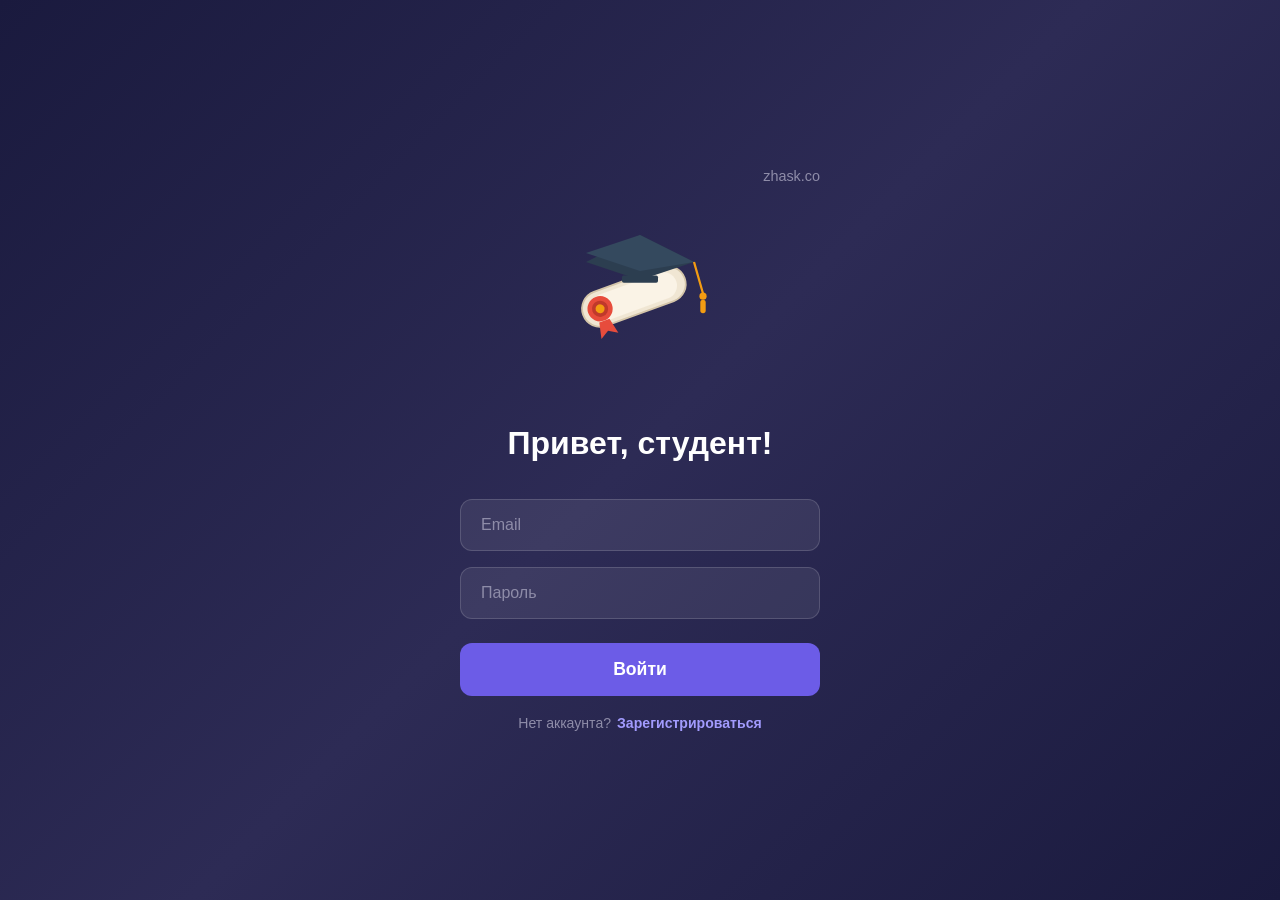
<file: results.html>
<!DOCTYPE html>
<html lang="en">
<head>
  <meta charset="UTF-8">
  <meta name="viewport" content="width=device-width, initial-scale=1.0">
  <title>UniMap — Results & Academic Profile</title>
  <link rel="stylesheet" href="css/style.css">
  <link rel="stylesheet" href="https://cdnjs.cloudflare.com/ajax/libs/font-awesome/6.5.1/css/all.min.css">
</head>
<body>
  <div class="app-layout">
    <!-- Sidebar Overlay (mobile) -->
    <div class="sidebar-overlay" id="sidebarOverlay"></div>

    <!-- Sidebar -->
    <aside class="sidebar" id="sidebar">
      <div class="sidebar-brand">
        <div class="logo-icon">🎓</div>
        <span class="brand-name">UniMap</span>
      </div>
      <nav class="sidebar-nav">
        <a href="dashboard.html">
          <span class="nav-icon"><i class="fas fa-home"></i></span>
          <span data-i18n="nav_home">Home</span>
        </a>
        <a href="universities.html">
          <span class="nav-icon"><i class="fas fa-university"></i></span>
          <span data-i18n="nav_universities">Universities</span>
        </a>
        <a href="results.html" class="active">
          <span class="nav-icon"><i class="fas fa-chart-bar"></i></span>
          <span data-i18n="nav_results">Results</span>
        </a>
        <a href="jobs.html">
          <span class="nav-icon"><i class="fas fa-briefcase"></i></span>
          <span data-i18n="nav_jobs">Part-Time Jobs</span>
        </a>
        <a href="housing.html">
          <span class="nav-icon"><i class="fas fa-building"></i></span>
          <span data-i18n="nav_housing">Housing</span>
        </a>
        <a href="services.html">
          <span class="nav-icon"><i class="fas fa-concierge-bell"></i></span>
          <span data-i18n="nav_services">Student Services</span>
        </a>
        <a href="settings.html">
          <span class="nav-icon"><i class="fas fa-cog"></i></span>
          <span data-i18n="nav_settings">Settings</span>
        </a>
      </nav>
    </aside>

    <!-- Main Content -->
    <main class="main-content">
      <!-- Top Bar -->
      <header class="top-bar">
        <div style="display:flex;align-items:center;gap:12px;">
          <button class="mobile-menu-toggle" id="menuToggle">
            <i class="fas fa-bars"></i>
          </button>
          <span class="page-title">Your Results & Academic Profile</span>
        </div>
        <div class="top-bar-right">
          <span class="brand-link">zhask.co</span>
          <div class="avatar"><i class="fas fa-user"></i></div>
        </div>
      </header>

      <div class="content-area">
        <!-- Overview -->
        <div class="results-overview fade-in">
          <h2>Overview</h2>
          <p>Add your academic scores and achievements to help UniMap match you with the best universities.</p>
        </div>

        <!-- Test Scores -->
        <div class="scores-section fade-in">
          <div class="scores-header">
            <h3>Test Scores</h3>
          </div>

          <!-- Added scores list -->
          <div id="testScoresList" class="test-scores-list">
            <div class="empty-state" id="scoresEmptyState">
              <i class="fas fa-clipboard-list" style="font-size:2rem;color:var(--text-muted);margin-bottom:10px;"></i>
              <p style="color:var(--text-muted);font-size:0.9rem;">Нет добавленных тестов. Нажмите кнопку ниже чтобы добавить.</p>
            </div>
          </div>

          <!-- Add test score button -->
          <div class="add-achievement" id="addTestScoreBtn">
            <i class="fas fa-plus-circle"></i>
            <span>Add test score</span>
          </div>

          <!-- Choose test type panel -->
          <div class="inline-panel hidden" id="panelChooseTest">
            <div class="inline-panel-header">
              <span class="inline-panel-title">Выберите тест</span>
              <button class="inline-panel-close" id="closeChooseTest"><i class="fas fa-times"></i></button>
            </div>
            <div class="inline-type-cards" id="testTypeCards">
              <div class="inline-type-card" data-test="IELTS" data-max="9" data-step="0.5">
                <div class="inline-type-icon"><i class="fas fa-language"></i></div>
                <div class="inline-type-text">
                  <h4>IELTS</h4>
                  <p>Band Score 0–9</p>
                </div>
                <i class="fas fa-chevron-right inline-type-arrow"></i>
              </div>
              <div class="inline-type-card" data-test="TOEFL" data-max="120" data-step="1">
                <div class="inline-type-icon"><i class="fas fa-language"></i></div>
                <div class="inline-type-text">
                  <h4>TOEFL</h4>
                  <p>Score 0–120</p>
                </div>
                <i class="fas fa-chevron-right inline-type-arrow"></i>
              </div>
              <div class="inline-type-card" data-test="Duolingo" data-max="160" data-step="1">
                <div class="inline-type-icon"><i class="fas fa-globe"></i></div>
                <div class="inline-type-text">
                  <h4>Duolingo</h4>
                  <p>Score 0–160</p>
                </div>
                <i class="fas fa-chevron-right inline-type-arrow"></i>
              </div>
              <div class="inline-type-card" data-test="SAT" data-max="1600" data-step="10">
                <div class="inline-type-icon"><i class="fas fa-pencil-alt"></i></div>
                <div class="inline-type-text">
                  <h4>SAT</h4>
                  <p>Score 0–1600</p>
                </div>
                <i class="fas fa-chevron-right inline-type-arrow"></i>
              </div>
              <div class="inline-type-card" data-test="ACT" data-max="36" data-step="1">
                <div class="inline-type-icon"><i class="fas fa-pencil-alt"></i></div>
                <div class="inline-type-text">
                  <h4>ACT</h4>
                  <p>Score 0–36</p>
                </div>
                <i class="fas fa-chevron-right inline-type-arrow"></i>
              </div>
              <div class="inline-type-card" data-test="GPA" data-max="4.0" data-step="0.01">
                <div class="inline-type-icon"><i class="fas fa-graduation-cap"></i></div>
                <div class="inline-type-text">
                  <h4>GPA</h4>
                  <p>Scale 0–4.0</p>
                </div>
                <i class="fas fa-chevron-right inline-type-arrow"></i>
              </div>
              <div class="inline-type-card" data-test="ЕНТ" data-max="140" data-step="1">
                <div class="inline-type-icon"><i class="fas fa-graduation-cap"></i></div>
                <div class="inline-type-text">
                  <h4>ЕНТ</h4>
                  <p>Score 0–140</p>
                </div>
                <i class="fas fa-chevron-right inline-type-arrow"></i>
              </div>
            </div>
          </div>

          <!-- ЕНТ Subject Selection Panel -->
          <div class="inline-panel hidden" id="panelEntSubjects">
            <div class="inline-panel-header">
              <button class="inline-panel-back" id="backFromEntSubjects"><i class="fas fa-arrow-left"></i></button>
              <span class="inline-panel-title">ЕНТ — Выберите предметы</span>
              <button class="inline-panel-close" id="closeEntSubjects"><i class="fas fa-times"></i></button>
            </div>
            <div class="inline-panel-body">
              <label class="inline-label">Обязательные предметы</label>
              <div class="ent-mandatory-subjects">
                <div class="ent-subject-chip fixed"><i class="fas fa-calculator"></i> Мат. грамотность</div>
                <div class="ent-subject-chip fixed"><i class="fas fa-book-reader"></i> Грамотность чтения</div>
                <div class="ent-subject-chip fixed"><i class="fas fa-landmark"></i> История Казахстана</div>
              </div>

              <label class="inline-label" style="margin-top:18px;">Профильные предметы <span style="color:var(--accent);">(выберите комбинацию)</span></label>
              <div class="ent-profile-combos" id="entProfileCombos">
                <div class="ent-combo-card" data-combo="math-physics">
                  <div class="ent-combo-icon"><i class="fas fa-atom"></i></div>
                  <div class="ent-combo-text">
                    <h4>Математика + Физика</h4>
                    <p>Инженерия, IT, Технические науки</p>
                  </div>
                  <i class="fas fa-check-circle ent-combo-check"></i>
                </div>
                <div class="ent-combo-card" data-combo="math-informatics">
                  <div class="ent-combo-icon"><i class="fas fa-laptop-code"></i></div>
                  <div class="ent-combo-text">
                    <h4>Математика + Информатика</h4>
                    <p>Программирование, Кибербезопасность</p>
                  </div>
                  <i class="fas fa-check-circle ent-combo-check"></i>
                </div>
                <div class="ent-combo-card" data-combo="biology-chemistry">
                  <div class="ent-combo-icon"><i class="fas fa-flask"></i></div>
                  <div class="ent-combo-text">
                    <h4>Биология + Химия</h4>
                    <p>Медицина, Фармацевтика, Биотехнологии</p>
                  </div>
                  <i class="fas fa-check-circle ent-combo-check"></i>
                </div>
                <div class="ent-combo-card" data-combo="geography-english">
                  <div class="ent-combo-icon"><i class="fas fa-globe-americas"></i></div>
                  <div class="ent-combo-text">
                    <h4>География + Англ. язык</h4>
                    <p>Международные отношения, Туризм</p>
                  </div>
                  <i class="fas fa-check-circle ent-combo-check"></i>
                </div>
                <div class="ent-combo-card" data-combo="history-english">
                  <div class="ent-combo-icon"><i class="fas fa-balance-scale"></i></div>
                  <div class="ent-combo-text">
                    <h4>Всемирная история + Англ. язык</h4>
                    <p>Юриспруденция, Политология</p>
                  </div>
                  <i class="fas fa-check-circle ent-combo-check"></i>
                </div>
                <div class="ent-combo-card" data-combo="history-geography">
                  <div class="ent-combo-icon"><i class="fas fa-book"></i></div>
                  <div class="ent-combo-text">
                    <h4>Всемирная история + География</h4>
                    <p>Педагогика, Социальные науки</p>
                  </div>
                  <i class="fas fa-check-circle ent-combo-check"></i>
                </div>
                <div class="ent-combo-card" data-combo="biology-geography">
                  <div class="ent-combo-icon"><i class="fas fa-seedling"></i></div>
                  <div class="ent-combo-text">
                    <h4>Биология + География</h4>
                    <p>Экология, Сельское хозяйство</p>
                  </div>
                  <i class="fas fa-check-circle ent-combo-check"></i>
                </div>
                <div class="ent-combo-card" data-combo="language-literature">
                  <div class="ent-combo-icon"><i class="fas fa-feather-alt"></i></div>
                  <div class="ent-combo-text">
                    <h4>Казахский язык + Казахская литература</h4>
                    <p>Филология, Журналистика</p>
                  </div>
                  <i class="fas fa-check-circle ent-combo-check"></i>
                </div>
              </div>

              <button class="inline-submit-btn ent-next-btn" id="entNextToScore" disabled>
                <i class="fas fa-arrow-right"></i> Далее — указать балл
              </button>
            </div>
          </div>

          <!-- Score input panel -->
          <div class="inline-panel hidden" id="panelScoreInput">
            <div class="inline-panel-header">
              <button class="inline-panel-back" id="backFromScore"><i class="fas fa-arrow-left"></i></button>
              <span class="inline-panel-title" id="scoreInputTitle">Score</span>
              <button class="inline-panel-close" id="closeScoreInput"><i class="fas fa-times"></i></button>
            </div>
            <div class="inline-panel-body">
              <!-- ЕНТ selected combo display -->
              <div class="ent-selected-combo hidden" id="entSelectedCombo">
                <i class="fas fa-check-circle" style="color:var(--accent)"></i>
                <span id="entSelectedComboText"></span>
              </div>
              <label class="inline-label">Введите балл</label>
              <input type="number" class="inline-input" id="testScoreValue" placeholder="0">
              <p class="score-hint" id="scoreHint"></p>
              <label class="inline-label">Загрузить подтверждение <span style="color:var(--text-muted);font-weight:400;text-transform:none;">— необязательно</span></label>
              <label class="inline-file-label" id="testFileLabel">
                <i class="fas fa-cloud-upload-alt"></i>
                <span>Выбрать файл</span>
                <input type="file" id="testFile" accept=".pdf,.jpg,.jpeg,.png" hidden>
              </label>
              <button class="inline-submit-btn" id="submitTestScore"><i class="fas fa-plus"></i> Добавить</button>
            </div>
          </div>
        </div>

        <!-- AI Admission Chances -->
        <div class="ai-chances-section fade-in">
          <div class="ai-chances-header">
            <h2 data-i18n="ai_chances_title">🤖 AI Admission Prediction</h2>
            <p class="ai-chances-desc" data-i18n="ai_chances_desc">Click the button below for AI to analyze your scores and show admission chances</p>
          </div>

          <button class="ai-analyze-btn" id="aiAnalyzeBtn">
            <i class="fas fa-magic"></i>
            <span data-i18n="ai_chances_btn">Analyze Chances</span>
          </button>

          <!-- Loading state -->
          <div class="ai-loading hidden" id="aiLoading">
            <div class="ai-loading-spinner"></div>
            <p data-i18n="ai_chances_loading">AI is analyzing your scores...</p>
          </div>

          <!-- Error message -->
          <div class="ai-error hidden" id="aiError">
            <i class="fas fa-exclamation-triangle"></i>
            <span id="aiErrorText"></span>
          </div>

          <!-- Results -->
          <div class="ai-results hidden" id="aiResults">
            <!-- Kazakhstan Block -->
            <div class="ai-block">
              <h3 class="ai-block-title" data-i18n="ai_chances_kz">🇰🇿 Kazakhstan</h3>
              <div class="ai-uni-list" id="aiKzList"></div>
            </div>

            <!-- World Wide Block -->
            <div class="ai-block">
              <h3 class="ai-block-title" data-i18n="ai_chances_world">🌍 World Wide</h3>
              <div class="ai-uni-list" id="aiWorldList"></div>
            </div>

            <div class="ai-powered">
              <i class="fas fa-robot"></i>
              <span data-i18n="ai_powered">Analysis powered by AI (Ollama)</span>
            </div>
          </div>
        </div>

        <!-- Achievements & Awards -->
        <div class="achievements-section fade-in">
          <div class="achievements-header">
            <h2>Achievements & Awards</h2>
            <div class="profile-completion">
              <span>Profile completion:</span>
              <div class="progress-bar">
                <div class="progress-fill" style="width: 65%;"></div>
              </div>
              <span class="progress-dot"></span>
            </div>
          </div>

          <div class="achievement-cards">
            <div class="ach-card">
              <div class="ach-card-icon">🏅</div>
              <div class="ach-card-content">
                <h4>Olympiads</h4>
                <p>Add achievement +<br>Upload certificate</p>
              </div>
            </div>
            <div class="ach-card">
              <div class="ach-card-icon">📄</div>
              <div class="ach-card-content">
                <h4>Recommendation Letters</h4>
                <p>Upload from teacher<br>or mentor</p>
              </div>
            </div>
            <div class="ach-card">
              <div class="ach-card-icon">🏆</div>
              <div class="ach-card-content">
                <h4>Other Competitions</h4>
                <p>Add more</p>
              </div>
            </div>
            <div class="ach-card">
              <div class="ach-card-icon">🎨</div>
              <div class="ach-card-content">
                <h4>Extracurricular Activities</h4>
                <p>Add clubs, sports,<br>volunteering</p>
              </div>
            </div>
            <div class="ach-card">
              <div class="ach-card-icon">💼</div>
              <div class="ach-card-content">
                <h4>Work Experience</h4>
                <p>Add internships<br>or part-time jobs</p>
              </div>
            </div>
            <div class="ach-card">
              <div class="ach-card-icon">📝</div>
              <div class="ach-card-content">
                <h4>Publications</h4>
                <p>Add research papers<br>or articles</p>
              </div>
            </div>
          </div>
        </div>
      </div>
    </main>

    <!-- Bottom Nav (Mobile) -->
    <nav class="bottom-nav">
      <div class="bottom-nav-items">
        <button class="bottom-nav-item" onclick="location.href='dashboard.html'">
          <span class="nav-icon"><i class="fas fa-home"></i></span>
          <span data-i18n="nav_home">Home</span>
        </button>
        <button class="bottom-nav-item" onclick="location.href='universities.html'">
          <span class="nav-icon"><i class="fas fa-university"></i></span>
          <span data-i18n="nav_universities">Universities</span>
        </button>
        <button class="bottom-nav-item active">
          <span class="nav-icon"><i class="fas fa-folder-open"></i></span>
          <span data-i18n="nav_portfolio">Portfolio</span>
        </button>
        <button class="bottom-nav-item">
          <span class="nav-icon"><i class="fas fa-bell"></i></span>
          <span data-i18n="nav_notifications">Notifications</span>
        </button>
        <button class="bottom-nav-item" onclick="location.href='settings.html'">
          <span class="nav-icon"><i class="fas fa-cog"></i></span>
          <span data-i18n="nav_settings">Settings</span>
        </button>
      </div>
    </nav>
  </div>

  <script src="js/auth.js"></script>
  <script src="js/app.js"></script>
  <script src="js/i18n.js"></script>
  <script>
  // === AI Chances Logic ===
  (function() {
    const btn = document.getElementById('aiAnalyzeBtn');
    const loading = document.getElementById('aiLoading');
    const error = document.getElementById('aiError');
    const errorText = document.getElementById('aiErrorText');
    const results = document.getElementById('aiResults');
    const kzList = document.getElementById('aiKzList');
    const worldList = document.getElementById('aiWorldList');

    function getScoresFromDOM() {
      const cards = document.querySelectorAll('#testScoresList .test-score-card');
      const scores = [];
      cards.forEach(card => {
        const testName = card.querySelector('.ts-name')?.textContent?.trim();
        const scoreVal = card.querySelector('.ts-score')?.textContent?.trim();
        const entComboEl = card.querySelector('.ts-ent-combo');
        const entry = { test: testName, score: scoreVal };
        if (entComboEl) {
          entry.entCombo = entComboEl.dataset.combo;
          entry.entSubjects = entComboEl.textContent.replace('Профиль: ', '').trim();
        }
        if (testName && scoreVal) scores.push(entry);
      });
      return scores;
    }

    function getChanceColor(chance) {
      if (chance >= 80) return '#27ae60';
      if (chance >= 60) return '#f39c12';
      if (chance >= 40) return '#e67e22';
      return '#e74c3c';
    }

    function renderUniList(container, universities) {
      container.innerHTML = '';
      universities.forEach(uni => {
        const color = getChanceColor(uni.chance);
        const card = document.createElement('div');
        card.className = 'ai-uni-card';
        card.innerHTML = `
          <div class="ai-uni-info">
            <h4 class="ai-uni-name">${uni.university}</h4>
            <p class="ai-uni-comment">${uni.comment || ''}</p>
          </div>
          <div class="ai-uni-chance">
            <div class="ai-chance-ring" style="--chance: ${uni.chance}; --color: ${color}">
              <svg viewBox="0 0 36 36">
                <path class="ai-ring-bg" d="M18 2.0845 a 15.9155 15.9155 0 0 1 0 31.831 a 15.9155 15.9155 0 0 1 0 -31.831"/>
                <path class="ai-ring-fill" stroke="${color}" stroke-dasharray="${uni.chance}, 100" d="M18 2.0845 a 15.9155 15.9155 0 0 1 0 31.831 a 15.9155 15.9155 0 0 1 0 -31.831"/>
              </svg>
              <span class="ai-chance-pct">${uni.chance}%</span>
            </div>
          </div>
        `;
        container.appendChild(card);
      });
    }

    btn.addEventListener('click', async () => {
      const scores = getScoresFromDOM();
      const lang = localStorage.getItem('unimap_lang') || 'ru';

      if (scores.length === 0) {
        error.classList.remove('hidden');
        const noScoresMsg = (translations && translations.ai_chances_no_scores) 
          ? (translations.ai_chances_no_scores[lang] || translations.ai_chances_no_scores['ru'])
          : 'Add test scores first';
        errorText.textContent = noScoresMsg;
        return;
      }

      // Show loading
      btn.classList.add('hidden');
      error.classList.add('hidden');
      results.classList.add('hidden');
      loading.classList.remove('hidden');

      try {
        const token = localStorage.getItem('unimap_token');
        const resp = await fetch('/api/ai-chances', {
          method: 'POST',
          headers: {
            'Content-Type': 'application/json',
            'Authorization': 'Bearer ' + token
          },
          body: JSON.stringify({ scores, lang })
        });

        const data = await resp.json();
        loading.classList.add('hidden');

        if (!resp.ok || !data.success) {
          error.classList.remove('hidden');
          errorText.textContent = data.error || 'Unknown error';
          btn.classList.remove('hidden');
          return;
        }

        // Render results
        renderUniList(kzList, data.data.kazakhstan || []);
        renderUniList(worldList, data.data.worldwide || []);
        results.classList.remove('hidden');
        btn.classList.remove('hidden');
        btn.querySelector('span').textContent = btn.querySelector('span').getAttribute('data-i18n') 
          ? (translations?.ai_chances_btn?.[lang] || 'Re-analyze') 
          : 'Re-analyze';

      } catch (err) {
        loading.classList.add('hidden');
        error.classList.remove('hidden');
        const errMsg = (translations && translations.ai_chances_error) 
          ? (translations.ai_chances_error[lang] || translations.ai_chances_error['ru'])
          : 'Analysis error. Make sure Ollama is running.';
        errorText.textContent = errMsg;
        btn.classList.remove('hidden');
      }
    });
  })();
  </script>
</body>
</html>
</file>
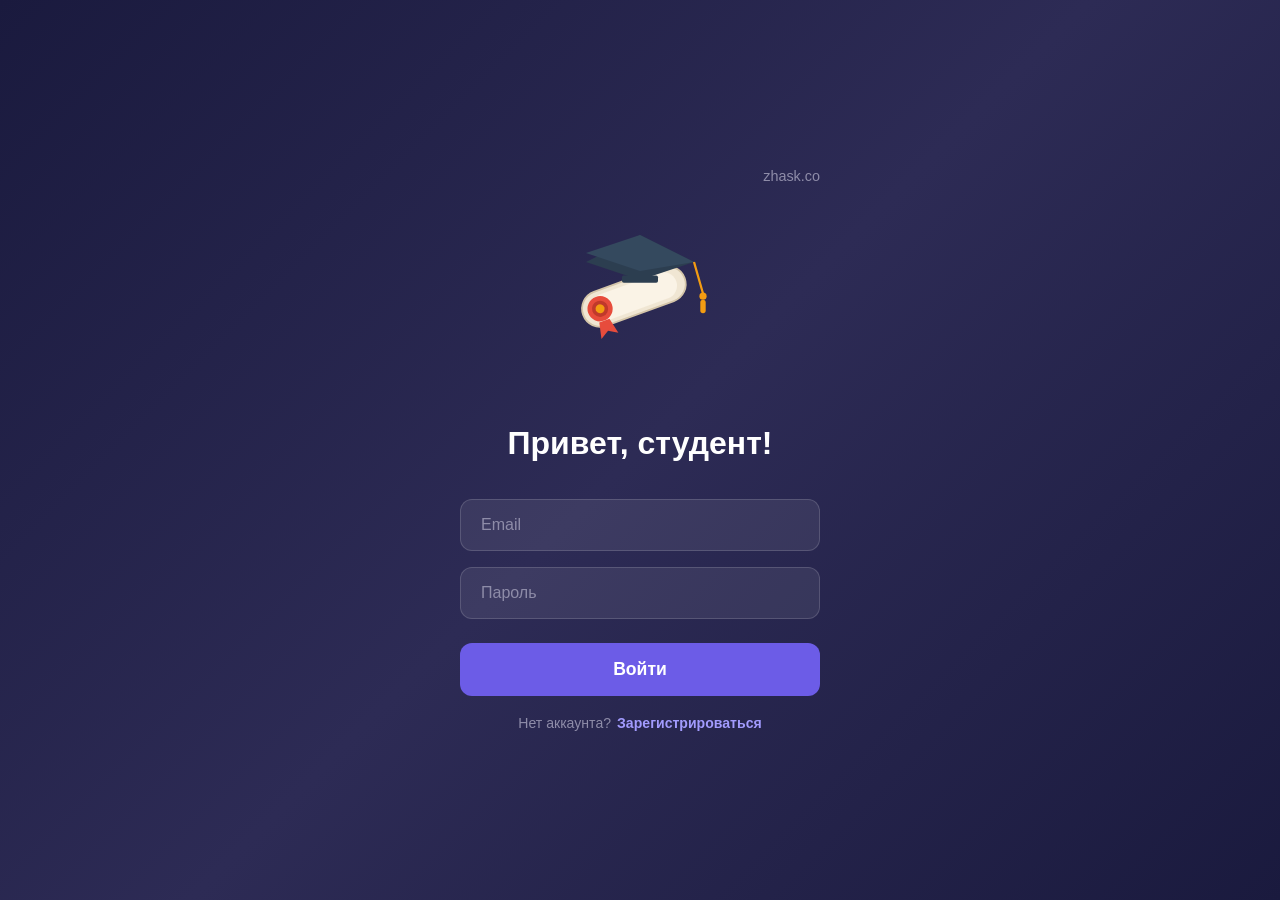
<file: services.html>
<!DOCTYPE html>
<html lang="en">
<head>
  <meta charset="UTF-8">
  <meta name="viewport" content="width=device-width, initial-scale=1.0">
  <title>UniMap — Student Services</title>
  <link rel="stylesheet" href="css/style.css">
  <link rel="stylesheet" href="https://cdnjs.cloudflare.com/ajax/libs/font-awesome/6.5.1/css/all.min.css">
</head>
<body>
  <div class="app-layout">
    <div class="sidebar-overlay" id="sidebarOverlay"></div>

    <aside class="sidebar" id="sidebar">
      <div class="sidebar-brand">
        <div class="logo-icon">🎓</div>
        <span class="brand-name">UniMap</span>
      </div>
      <nav class="sidebar-nav">
        <a href="dashboard.html">
          <span class="nav-icon"><i class="fas fa-home"></i></span>
          <span data-i18n="nav_home">Home</span>
        </a>
        <a href="universities.html">
          <span class="nav-icon"><i class="fas fa-university"></i></span>
          <span data-i18n="nav_universities">Universities</span>
        </a>
        <a href="results.html">
          <span class="nav-icon"><i class="fas fa-chart-bar"></i></span>
          <span data-i18n="nav_results">Results</span>
        </a>
        <a href="jobs.html">
          <span class="nav-icon"><i class="fas fa-briefcase"></i></span>
          <span data-i18n="nav_jobs">Part-Time Jobs</span>
        </a>
        <a href="housing.html">
          <span class="nav-icon"><i class="fas fa-building"></i></span>
          <span data-i18n="nav_housing">Housing</span>
        </a>
        <a href="services.html" class="active">
          <span class="nav-icon"><i class="fas fa-concierge-bell"></i></span>
          <span data-i18n="nav_services">Student Services</span>
        </a>
        <a href="settings.html">
          <span class="nav-icon"><i class="fas fa-cog"></i></span>
          <span data-i18n="nav_settings">Settings</span>
        </a>
      </nav>
    </aside>

    <main class="main-content">
      <header class="top-bar">
        <div style="display:flex;align-items:center;gap:12px;">
          <button class="mobile-menu-toggle" id="menuToggle">
            <i class="fas fa-bars"></i>
          </button>
          <span class="page-title">Student Services</span>
        </div>
        <div class="top-bar-right">
          <span class="brand-link">zhask.co</span>
          <div class="avatar"><i class="fas fa-user"></i></div>
        </div>
      </header>

      <div class="content-area">
        <!-- Region Tabs -->
        <div class="region-tabs fade-in">
          <button class="region-tab active" data-region="kz">
            <span class="region-flag">🇰🇿</span>
            Kazakhstan
          </button>
          <button class="region-tab" data-region="world">
            <span class="region-flag">🌍</span>
            World Wide
          </button>
        </div>

        <!-- Search -->
        <div class="search-bar fade-in" style="margin-top:16px;">
          <span class="search-icon"><i class="fas fa-search"></i></span>
          <input type="text" id="svcSearch" placeholder="Search student services...">
        </div>

        <!-- Kazakhstan Services -->
        <div class="region-content active" id="region-kz">
          <div class="svc-cards fade-in" style="margin-top:20px;">

            <div class="svc-card" data-name="Визовая поддержка Visa">
              <div class="svc-card-icon" style="color:#6c5ce7"><i class="fas fa-passport"></i></div>
              <div class="svc-card-body">
                <h4>Визовая поддержка</h4>
                <p class="svc-desc">Помощь с оформлением студенческих виз, приглашений, легализации документов</p>
                <div class="svc-tags"><span class="stag">Виза</span><span class="stag">Документы</span></div>
              </div>
            </div>

            <div class="svc-card" data-name="Стипендии гранты Scholarships">
              <div class="svc-card-icon" style="color:#00b894"><i class="fas fa-award"></i></div>
              <div class="svc-card-body">
                <h4>Стипендии и гранты</h4>
                <p class="svc-desc">Болашак, государственные гранты, университетские стипендии, Erasmus+</p>
                <div class="svc-tags"><span class="stag">Гранты</span><span class="stag">Финансы</span></div>
              </div>
            </div>

            <div class="svc-card" data-name="Подготовка к экзаменам ЕНТ IELTS SAT">
              <div class="svc-card-icon" style="color:#fdcb6e"><i class="fas fa-book-open"></i></div>
              <div class="svc-card-body">
                <h4>Подготовка к экзаменам</h4>
                <p class="svc-desc">ЕНТ, IELTS, TOEFL, SAT — курсы, репетиторы, учебные материалы</p>
                <div class="svc-tags"><span class="stag">ЕНТ</span><span class="stag">IELTS</span><span class="stag">SAT</span></div>
              </div>
            </div>

            <div class="svc-card" data-name="Перевод документов Translation Нотариус">
              <div class="svc-card-icon" style="color:#e17055"><i class="fas fa-file-alt"></i></div>
              <div class="svc-card-body">
                <h4>Перевод и нотариальное заверение</h4>
                <p class="svc-desc">Перевод аттестатов, дипломов, справок — нотариальное заверение и апостиль</p>
                <div class="svc-tags"><span class="stag">Перевод</span><span class="stag">Нотариус</span></div>
              </div>
            </div>

            <div class="svc-card" data-name="Медицинская страховка Insurance">
              <div class="svc-card-icon" style="color:#74b9ff"><i class="fas fa-heartbeat"></i></div>
              <div class="svc-card-body">
                <h4>Медицинская страховка</h4>
                <p class="svc-desc">Студенческая медстраховка для учёбы в Казахстане и за рубежом</p>
                <div class="svc-tags"><span class="stag">Страховка</span><span class="stag">Здоровье</span></div>
              </div>
            </div>

            <div class="svc-card" data-name="Банковские услуги Bank Карта">
              <div class="svc-card-icon" style="color:#a29bfe"><i class="fas fa-credit-card"></i></div>
              <div class="svc-card-body">
                <h4>Банковские услуги</h4>
                <p class="svc-desc">Студенческие карты Kaspi, Halyk — переводы, скидки, кэшбэк</p>
                <div class="svc-tags"><span class="stag">Банк</span><span class="stag">Карта</span></div>
              </div>
            </div>

            <div class="svc-card" data-name="Психологическая помощь Mental Health">
              <div class="svc-card-icon" style="color:#55efc4"><i class="fas fa-brain"></i></div>
              <div class="svc-card-body">
                <h4>Психологическая помощь</h4>
                <p class="svc-desc">Бесплатные консультации при университетах, горячие линии, онлайн-психологи</p>
                <div class="svc-tags"><span class="stag">Психология</span><span class="stag">Поддержка</span></div>
              </div>
            </div>

            <div class="svc-card" data-name="Транспорт SIM карта Transport SIM">
              <div class="svc-card-icon" style="color:#ffeaa7"><i class="fas fa-bus"></i></div>
              <div class="svc-card-body">
                <h4>Транспорт и связь</h4>
                <p class="svc-desc">Студенческие проездные, SIM-карты, интернет-тарифы для студентов</p>
                <div class="svc-tags"><span class="stag">Транспорт</span><span class="stag">SIM</span></div>
              </div>
            </div>

            <div class="svc-card" data-name="Карьерный центр Career">
              <div class="svc-card-icon" style="color:#fab1a0"><i class="fas fa-user-tie"></i></div>
              <div class="svc-card-body">
                <h4>Карьерный центр</h4>
                <p class="svc-desc">Резюме, подготовка к собеседованиям, стажировки, ярмарки вакансий</p>
                <div class="svc-tags"><span class="stag">Карьера</span><span class="stag">Стажировка</span></div>
              </div>
            </div>

            <div class="svc-card" data-name="Студенческие клубы Organizations Clubs">
              <div class="svc-card-icon" style="color:#81ecec"><i class="fas fa-users"></i></div>
              <div class="svc-card-body">
                <h4>Студенческие клубы и организации</h4>
                <p class="svc-desc">Дебатный клуб, волонтёрство, AIESEC, Enactus, спортивные секции</p>
                <div class="svc-tags"><span class="stag">Клубы</span><span class="stag">Активности</span></div>
              </div>
            </div>

          </div>
        </div>

        <!-- World Wide Countries -->
        <div class="region-content" id="region-world">

          <!-- Country Grid -->
          <div class="country-grid fade-in" id="countryGrid" style="margin-top:20px;">
            <div class="country-card" data-country="United States"><div class="country-flag">🇺🇸</div><div class="country-name">United States</div></div>
            <div class="country-card" data-country="United Kingdom"><div class="country-flag">🇬🇧</div><div class="country-name">United Kingdom</div></div>
            <div class="country-card" data-country="Canada"><div class="country-flag">🇨🇦</div><div class="country-name">Canada</div></div>
            <div class="country-card" data-country="Germany"><div class="country-flag">🇩🇪</div><div class="country-name">Germany</div></div>
            <div class="country-card" data-country="France"><div class="country-flag">🇫🇷</div><div class="country-name">France</div></div>
            <div class="country-card" data-country="Australia"><div class="country-flag">🇦🇺</div><div class="country-name">Australia</div></div>
            <div class="country-card" data-country="Japan"><div class="country-flag">🇯🇵</div><div class="country-name">Japan</div></div>
            <div class="country-card" data-country="South Korea"><div class="country-flag">🇰🇷</div><div class="country-name">South Korea</div></div>
            <div class="country-card" data-country="China"><div class="country-flag">🇨🇳</div><div class="country-name">China</div></div>
            <div class="country-card" data-country="Turkey"><div class="country-flag">🇹🇷</div><div class="country-name">Turkey</div></div>
            <div class="country-card" data-country="Russia"><div class="country-flag">🇷🇺</div><div class="country-name">Russia</div></div>
            <div class="country-card" data-country="Netherlands"><div class="country-flag">🇳🇱</div><div class="country-name">Netherlands</div></div>
            <div class="country-card" data-country="Switzerland"><div class="country-flag">🇨🇭</div><div class="country-name">Switzerland</div></div>
            <div class="country-card" data-country="Singapore"><div class="country-flag">🇸🇬</div><div class="country-name">Singapore</div></div>
            <div class="country-card" data-country="Sweden"><div class="country-flag">🇸🇪</div><div class="country-name">Sweden</div></div>
            <div class="country-card" data-country="Italy"><div class="country-flag">🇮🇹</div><div class="country-name">Italy</div></div>
            <div class="country-card" data-country="Spain"><div class="country-flag">🇪🇸</div><div class="country-name">Spain</div></div>
            <div class="country-card" data-country="UAE"><div class="country-flag">🇦🇪</div><div class="country-name">UAE</div></div>
            <div class="country-card" data-country="Malaysia"><div class="country-flag">🇲🇾</div><div class="country-name">Malaysia</div></div>
            <div class="country-card" data-country="Czech Republic"><div class="country-flag">🇨🇿</div><div class="country-name">Czech Republic</div></div>
            <div class="country-card" data-country="Poland"><div class="country-flag">🇵🇱</div><div class="country-name">Poland</div></div>
            <div class="country-card" data-country="Hungary"><div class="country-flag">🇭🇺</div><div class="country-name">Hungary</div></div>
            <div class="country-card" data-country="India"><div class="country-flag">🇮🇳</div><div class="country-name">India</div></div>
            <div class="country-card" data-country="New Zealand"><div class="country-flag">🇳🇿</div><div class="country-name">New Zealand</div></div>
          </div>

          <!-- Country Services drill-down -->
          <div id="countrySvcView" style="display:none; margin-top:20px;">
            <button class="back-to-countries" id="backToCountries">
              <i class="fas fa-arrow-left"></i>
              <span>Back to countries</span>
            </button>
            <h3 class="country-uni-title" id="countrySvcTitle"></h3>
            <div class="svc-cards fade-in" id="countrySvcCards"></div>
          </div>

        </div>

      </div>
    </main>

    <nav class="bottom-nav">
      <div class="bottom-nav-items">
        <button class="bottom-nav-item" onclick="location.href='dashboard.html'">
          <span class="nav-icon"><i class="fas fa-home"></i></span>
          <span data-i18n="nav_home">Home</span>
        </button>
        <button class="bottom-nav-item" onclick="location.href='universities.html'">
          <span class="nav-icon"><i class="fas fa-university"></i></span>
          <span data-i18n="nav_universities">Universities</span>
        </button>
        <button class="bottom-nav-item" onclick="location.href='results.html'">
          <span class="nav-icon"><i class="fas fa-folder-open"></i></span>
          <span data-i18n="nav_portfolio">Portfolio</span>
        </button>
        <button class="bottom-nav-item">
          <span class="nav-icon"><i class="fas fa-bell"></i></span>
          <span data-i18n="nav_notifications">Notifications</span>
        </button>
        <button class="bottom-nav-item" onclick="location.href='settings.html'">
          <span class="nav-icon"><i class="fas fa-cog"></i></span>
          <span data-i18n="nav_settings">Settings</span>
        </button>
      </div>
    </nav>
  </div>

  <script src="js/auth.js"></script>
  <script src="js/app.js"></script>
  <script src="js/i18n.js"></script>
  <script>
    // === Services data by country ===
    const worldServices = {
      "United States": [
        { name: "F-1 Visa & Immigration Support", icon: "fa-passport", color: "#6c5ce7", desc: "OPT, CPT, visa renewals, SEVIS — international student office at every university" },
        { name: "Financial Aid & Scholarships", icon: "fa-award", color: "#00b894", desc: "FAFSA, merit scholarships, need-based aid, Fulbright, assistantships" },
        { name: "Health Insurance (SHIP)", icon: "fa-heartbeat", color: "#74b9ff", desc: "Mandatory student health insurance plans, campus health centers" },
        { name: "Career Services & Internships", icon: "fa-user-tie", color: "#fab1a0", desc: "Resume workshops, career fairs, Handshake, LinkedIn prep, mock interviews" },
        { name: "Mental Health & Counseling", icon: "fa-brain", color: "#55efc4", desc: "Free campus counseling, crisis hotlines, peer support programs" },
        { name: "Academic Tutoring & Writing Centers", icon: "fa-book-open", color: "#fdcb6e", desc: "Free tutoring, writing labs, study groups, academic advising" },
        { name: "Campus Recreation & Clubs", icon: "fa-users", color: "#81ecec", desc: "500+ student orgs, Greek life, intramural sports, cultural clubs" },
        { name: "Student Banking & Credit Cards", icon: "fa-credit-card", color: "#a29bfe", desc: "Student checking accounts (Chase, BofA), no-fee credit cards, Zelle" }
      ],
      "United Kingdom": [
        { name: "Tier 4 / Student Visa Support", icon: "fa-passport", color: "#6c5ce7", desc: "CAS letters, BRP card, visa extensions, Graduate Route visa" },
        { name: "Scholarships & Bursaries", icon: "fa-award", color: "#00b894", desc: "Chevening, Commonwealth, university-specific bursaries and fee waivers" },
        { name: "NHS & Health Services", icon: "fa-heartbeat", color: "#74b9ff", desc: "Free NHS healthcare with Immigration Health Surcharge, campus GP" },
        { name: "Careers & Employability", icon: "fa-user-tie", color: "#fab1a0", desc: "CV workshops, employer events, Prospects, RateMyPlacement" },
        { name: "Wellbeing & Counseling", icon: "fa-brain", color: "#55efc4", desc: "Free counseling, Nightline, mental health advisors, Student Minds" },
        { name: "Student Union & Societies", icon: "fa-users", color: "#81ecec", desc: "Hundreds of societies, sports clubs, volunteering, freshers' events" },
        { name: "Student Banking", icon: "fa-credit-card", color: "#a29bfe", desc: "Student accounts (Monzo, Santander), 0% overdrafts, 16–25 Railcard" },
        { name: "Transport Discounts", icon: "fa-bus", color: "#ffeaa7", desc: "16–25 Railcard, NUS TOTUM card, student Oyster, cycle schemes" }
      ],
      "Canada": [
        { name: "Study Permit & Immigration", icon: "fa-passport", color: "#6c5ce7", desc: "Study permit extensions, PGWP, co-op work permits, IRCC guidance" },
        { name: "Scholarships & OSAP", icon: "fa-award", color: "#00b894", desc: "Vanier, Lester B. Pearson, OSAP loans, provincial grants" },
        { name: "UHIP / Health Coverage", icon: "fa-heartbeat", color: "#74b9ff", desc: "UHIP or provincial health insurance, campus clinics" },
        { name: "Career Centre", icon: "fa-user-tie", color: "#fab1a0", desc: "Co-op programs, job boards, resume help, career coaching" },
        { name: "Mental Health Support", icon: "fa-brain", color: "#55efc4", desc: "Campus counseling, Good2Talk helpline, wellness programs" },
        { name: "Student Clubs & Associations", icon: "fa-users", color: "#81ecec", desc: "Cultural clubs, debate, AIESEC, varsity sports, volunteer networks" },
        { name: "Student Banking", icon: "fa-credit-card", color: "#a29bfe", desc: "No-fee student accounts at TD, RBC, Scotiabank; Interac e-Transfer" },
        { name: "Transit & U-Pass", icon: "fa-bus", color: "#ffeaa7", desc: "U-Pass unlimited transit, student bike-share, intercity discounts" }
      ],
      "Germany": [
        { name: "Visa & Aufenthaltstitel", icon: "fa-passport", color: "#6c5ce7", desc: "Student residence permit, Ausländerbehörde registration, blocked account" },
        { name: "Scholarships (DAAD, Stipendien)", icon: "fa-award", color: "#00b894", desc: "DAAD, Deutschlandstipendium, Erasmus+, SBW Berlin, foundation grants" },
        { name: "Health Insurance (Krankenversicherung)", icon: "fa-heartbeat", color: "#74b9ff", desc: "Mandatory public insurance (TK, AOK) or private — ~€110/mo" },
        { name: "Career Services (Career Center)", icon: "fa-user-tie", color: "#fab1a0", desc: "Werkstudent job boards, StepStone, career fairs, CV workshops" },
        { name: "Psychologische Beratung", icon: "fa-brain", color: "#55efc4", desc: "Free counseling at Studentenwerk, university psychological services" },
        { name: "Semesterticket & Transport", icon: "fa-bus", color: "#ffeaa7", desc: "Deutschlandticket (€49/mo), Semesterticket — free regional transport" },
        { name: "Student Life & Fachschaften", icon: "fa-users", color: "#81ecec", desc: "Fachschaften, ESN chapters, sports (Hochschulsport), cultural events" },
        { name: "Banking (Girokonto)", icon: "fa-credit-card", color: "#a29bfe", desc: "Free student accounts at N26, DKB, Sparkasse; blocked account setup" }
      ],
      "France": [
        { name: "Visa & Titre de Séjour", icon: "fa-passport", color: "#6c5ce7", desc: "Student visa (VLS-TS), residence permit renewal, Campus France" },
        { name: "Bourses & Aides (Scholarships)", icon: "fa-award", color: "#00b894", desc: "Eiffel, CROUS bourse, Erasmus+, Région grants, APL housing aid" },
        { name: "Sécurité Sociale & Health", icon: "fa-heartbeat", color: "#74b9ff", desc: "Free registration to French social security, Ameli, mutuelle complémentaire" },
        { name: "Career Services & Stages", icon: "fa-user-tie", color: "#fab1a0", desc: "Convention de stage (internship agreements), career fairs, LinkedIn France" },
        { name: "Aide Psychologique", icon: "fa-brain", color: "#55efc4", desc: "Free sessions via Santé Psy Étudiant, BAPU, university counseling" },
        { name: "CAF / APL Housing Aid", icon: "fa-home", color: "#fdcb6e", desc: "Government housing subsidy — most students qualify for €100–250/mo" },
        { name: "Student Life & BDE", icon: "fa-users", color: "#81ecec", desc: "BDE (Bureau des Étudiants), associations, soirées, sports FFSU" },
        { name: "Transport & Navigo", icon: "fa-bus", color: "#ffeaa7", desc: "50% discount on Navigo pass, SNCF youth cards, Vélib' bikes" }
      ],
      "Australia": [
        { name: "Student Visa (Subclass 500)", icon: "fa-passport", color: "#6c5ce7", desc: "Visa renewals, OSHC requirement, work rights (48hr/fortnight)" },
        { name: "Scholarships & Loans", icon: "fa-award", color: "#00b894", desc: "Australia Awards, Destination Australia, HECS-HELP, uni scholarships" },
        { name: "OSHC Health Insurance", icon: "fa-heartbeat", color: "#74b9ff", desc: "Mandatory OSHC for international students (Medibank, Allianz, Bupa)" },
        { name: "Career Services", icon: "fa-user-tie", color: "#fab1a0", desc: "Career hubs, SEEK, GradConnection, industry placements" },
        { name: "Counseling & Wellbeing", icon: "fa-brain", color: "#55efc4", desc: "Free counseling, headspace, Beyond Blue, campus support" },
        { name: "Student Clubs & Sport", icon: "fa-users", color: "#81ecec", desc: "O-Week, 200+ clubs, UniSport, cultural societies" },
        { name: "Opal/Myki Transport", icon: "fa-bus", color: "#ffeaa7", desc: "Student concession cards, Opal (NSW), Myki (VIC), GoCard (QLD)" },
        { name: "Banking", icon: "fa-credit-card", color: "#a29bfe", desc: "Student accounts at CommBank, ANZ, Westpac; no monthly fees" }
      ],
      "Japan": [
        { name: "Student Visa & Residence Card", icon: "fa-passport", color: "#6c5ce7", desc: "在留カード (Zairyu Card), visa renewals, 資格外活動許可 (work permit)" },
        { name: "MEXT & JASSO Scholarships", icon: "fa-award", color: "#00b894", desc: "MEXT (full scholarship), JASSO, university tuition waivers" },
        { name: "National Health Insurance (国民健康保険)", icon: "fa-heartbeat", color: "#74b9ff", desc: "NHI — ~¥1,500/mo for students, 70% coverage" },
        { name: "Career Support (就活サポート)", icon: "fa-user-tie", color: "#fab1a0", desc: "Shūkatsu guidance, company seminars, Hello Work, career centers" },
        { name: "Counseling (相談窓口)", icon: "fa-brain", color: "#55efc4", desc: "University counseling rooms, TELL Lifeline, peer support" },
        { name: "Student Life & Circles (サークル)", icon: "fa-users", color: "#81ecec", desc: "Club activities, cultural festivals, sports circles, volunteer groups" },
        { name: "Commuter Pass (通学定期)", icon: "fa-bus", color: "#ffeaa7", desc: "Student commuter passes 50%+ discount on trains and buses" },
        { name: "Banking (銀行口座)", icon: "fa-credit-card", color: "#a29bfe", desc: "Student accounts at Japan Post Bank, SMBC; cashless with PayPay" }
      ],
      "South Korea": [
        { name: "D-2 Visa & ARC", icon: "fa-passport", color: "#6c5ce7", desc: "Alien Registration Card, visa extensions, part-time work permit" },
        { name: "KGSP & Scholarships", icon: "fa-award", color: "#00b894", desc: "Korean Government Scholarship (KGSP), university scholarships, TOPIK bonuses" },
        { name: "National Health Insurance (건강보험)", icon: "fa-heartbeat", color: "#74b9ff", desc: "Mandatory NHIS — ~₩40,000/mo, campus health centers" },
        { name: "Career Support", icon: "fa-user-tie", color: "#fab1a0", desc: "Career fairs, LinkedIn Korea, Saramin, internship programs" },
        { name: "Counseling (상담센터)", icon: "fa-brain", color: "#55efc4", desc: "Free university counseling, Seoul Global Center support" },
        { name: "Student Clubs (동아리)", icon: "fa-users", color: "#81ecec", desc: "동아리 culture, MT trips, festivals, K-culture activities" },
        { name: "T-money & Transport", icon: "fa-bus", color: "#ffeaa7", desc: "T-money card, subway/bus discounts, KTX youth passes" },
        { name: "Banking (은행)", icon: "fa-credit-card", color: "#a29bfe", desc: "Student accounts at Woori, KEB Hana; KakaoPay, Toss" }
      ],
      "China": [
        { name: "Student Visa (X1/X2)", icon: "fa-passport", color: "#6c5ce7", desc: "Residence permit, registration at local PSB, visa renewal" },
        { name: "CSC & Scholarships", icon: "fa-award", color: "#00b894", desc: "Chinese Government Scholarship (CSC), Confucius Institute, university grants" },
        { name: "Health Insurance", icon: "fa-heartbeat", color: "#74b9ff", desc: "Campus clinics, mandatory insurance ~¥400–800/yr" },
        { name: "Career Services", icon: "fa-user-tie", color: "#fab1a0", desc: "Campus career fairs, internship programs, guanxi networking" },
        { name: "Mental Health Support", icon: "fa-brain", color: "#55efc4", desc: "University counseling centers, peer support hotlines" },
        { name: "Student Associations", icon: "fa-users", color: "#81ecec", desc: "Cultural clubs, language exchange, sports, international student groups" },
        { name: "Transport & DiDi", icon: "fa-bus", color: "#ffeaa7", desc: "Metro cards, student discounts, DiDi ride-hailing, shared bikes" },
        { name: "Banking (WeChat Pay, Alipay)", icon: "fa-credit-card", color: "#a29bfe", desc: "Bank of China student account, WeChat Pay, Alipay — cashless society" }
      ],
      "Turkey": [
        { name: "İkamet (Residence Permit)", icon: "fa-passport", color: "#6c5ce7", desc: "Student residence permit via e-İkamet, registration at Göç İdaresi" },
        { name: "Türkiye Bursları & Scholarships", icon: "fa-award", color: "#00b894", desc: "Türkiye Bursları (full ride), YÖK grants, university scholarships" },
        { name: "Health Insurance (SGK)", icon: "fa-heartbeat", color: "#74b9ff", desc: "Free SGK for scholarship holders, private insurance options" },
        { name: "Career Services", icon: "fa-user-tie", color: "#fab1a0", desc: "University career centers, Kariyer.net, internship fairs" },
        { name: "Psychological Support", icon: "fa-brain", color: "#55efc4", desc: "Free campus counseling (PDREM), peer support" },
        { name: "Student Clubs & Activities", icon: "fa-users", color: "#81ecec", desc: "University clubs, cultural events, Erasmus student network" },
        { name: "İstanbulkart & Transport", icon: "fa-bus", color: "#ffeaa7", desc: "Student İstanbulkart, Ankarakart — 50% discounts on public transport" },
        { name: "Banking (Hesap)", icon: "fa-credit-card", color: "#a29bfe", desc: "Student accounts at Ziraat, İş Bankası; Papara, Ininal cards" }
      ],
      "Russia": [
        { name: "Студенческая виза и регистрация", icon: "fa-passport", color: "#6c5ce7", desc: "Учебная виза, миграционный учёт, продление, оформление через вуз" },
        { name: "Стипендии и гранты", icon: "fa-award", color: "#00b894", desc: "Квота Правительства РФ, стипендии Россотрудничества, университетские гранты" },
        { name: "Медстраховка (ДМС)", icon: "fa-heartbeat", color: "#74b9ff", desc: "Обязательный полис ДМС, университетские поликлиники" },
        { name: "Трудоустройство", icon: "fa-user-tie", color: "#fab1a0", desc: "Центры карьеры, ярмарки вакансий, hh.ru, стажировки" },
        { name: "Психологическая поддержка", icon: "fa-brain", color: "#55efc4", desc: "Бесплатные консультации при вузах, телефон доверия" },
        { name: "Студенческие организации", icon: "fa-users", color: "#81ecec", desc: "Профком, КВН, волонтёрские движения, спорт, научные кружки" },
        { name: "Транспорт (Студенческий)", icon: "fa-bus", color: "#ffeaa7", desc: "Льготный проезд, социальная карта студента, РЖД скидки" },
        { name: "Банковские услуги", icon: "fa-credit-card", color: "#a29bfe", desc: "Студенческие карты Сбер, Тинькофф; СБП переводы" }
      ],
      "Netherlands": [
        { name: "Visa & MVV / VVR", icon: "fa-passport", color: "#6c5ce7", desc: "MVV entry visa, VVR residence permit, university sponsorship" },
        { name: "Scholarships (Holland Scholarship)", icon: "fa-award", color: "#00b894", desc: "Holland Scholarship, Erasmus Mundus, OKP, university funds" },
        { name: "Health Insurance (Zorgverzekering)", icon: "fa-heartbeat", color: "#74b9ff", desc: "Mandatory Dutch health insurance ~€120/mo, AON student plan" },
        { name: "Career Services", icon: "fa-user-tie", color: "#fab1a0", desc: "Career centres, job boards, LinkedIn NL, startup incubators" },
        { name: "Student Wellbeing", icon: "fa-brain", color: "#55efc4", desc: "University psychologists, student advisors, Nightline" },
        { name: "Student Associations (Verenigingen)", icon: "fa-users", color: "#81ecec", desc: "Study associations, sports, ESN, introduction weeks" },
        { name: "OV-Chipkaart & Transport", icon: "fa-bus", color: "#ffeaa7", desc: "OV-chipkaart, studentenreisproduct (free travel M-F or weekends)" },
        { name: "Banking (ABN AMRO, ING)", icon: "fa-credit-card", color: "#a29bfe", desc: "Student accounts at ING, ABN AMRO, Bunq; iDEAL payments" }
      ],
      "Switzerland": [
        { name: "Residence Permit (Aufenthaltsbewilligung)", icon: "fa-passport", color: "#6c5ce7", desc: "B permit for students, cantonal registration, work limits (15hr/wk)" },
        { name: "Scholarships (ESKAS)", icon: "fa-award", color: "#00b894", desc: "Swiss Government Excellence Scholarships, ETH/EPFL grants" },
        { name: "Health Insurance (Krankenkasse)", icon: "fa-heartbeat", color: "#74b9ff", desc: "Mandatory Grundversicherung ~CHF 80–200/mo, SWICA, CSS" },
        { name: "Career Services", icon: "fa-user-tie", color: "#fab1a0", desc: "ETH/EPFL career centers, job fairs, Swiss startup ecosystem" },
        { name: "Wellbeing", icon: "fa-brain", color: "#55efc4", desc: "University counseling, Pro Juventute helpline" },
        { name: "Student Associations", icon: "fa-users", color: "#81ecec", desc: "VSETH, AGEPoly, sports ASVZ, cultural groups" },
        { name: "Transport (Halbtax/GA)", icon: "fa-bus", color: "#ffeaa7", desc: "Halbtax card (50% SBB), GA Travelcard, local Libero/ZVV" }
      ],
      "Singapore": [
        { name: "Student Pass (STP)", icon: "fa-passport", color: "#6c5ce7", desc: "Student's Pass via SOLAR/ICA, work limitations" },
        { name: "Scholarships (ASEAN, Tuition Grant)", icon: "fa-award", color: "#00b894", desc: "MOE Tuition Grant, ASEAN scholarships, university awards" },
        { name: "Health Insurance", icon: "fa-heartbeat", color: "#74b9ff", desc: "University health plans, polyclinics with subsidies" },
        { name: "Career Services", icon: "fa-user-tie", color: "#fab1a0", desc: "NUS/NTU career centres, career fairs, tech internships" },
        { name: "Counseling", icon: "fa-brain", color: "#55efc4", desc: "University counseling, peer helpers, SOS helpline" },
        { name: "Student Life & CCAs", icon: "fa-users", color: "#81ecec", desc: "Co-curricular activities, sports, cultural groups, NUS Rag" },
        { name: "EZ-Link & Transport", icon: "fa-bus", color: "#ffeaa7", desc: "Student concession EZ-Link card, MRT/bus discounts" }
      ],
      "Sweden": [
        { name: "Residence Permit (Uppehållstillstånd)", icon: "fa-passport", color: "#6c5ce7", desc: "Migrationsverket residence permit, personnummer registration" },
        { name: "Scholarships (SI, SASS)", icon: "fa-award", color: "#00b894", desc: "Swedish Institute scholarships, SASS, university fee waivers" },
        { name: "Health & Försäkringskassan", icon: "fa-heartbeat", color: "#74b9ff", desc: "Free healthcare for EU students, Student IN insurance for non-EU" },
        { name: "Career Services", icon: "fa-user-tie", color: "#fab1a0", desc: "University career centers, Arbetsförmedlingen, AARMY" },
        { name: "Student Wellbeing", icon: "fa-brain", color: "#55efc4", desc: "Free counseling, student health centers, Studenthälsan" },
        { name: "Student Nations & Clubs", icon: "fa-users", color: "#81ecec", desc: "Student nations (Lund, Uppsala), kårer, sports, gasques" },
        { name: "SL/Västtrafik Student Card", icon: "fa-bus", color: "#ffeaa7", desc: "Reduced monthly passes for students, SJ youth tickets" }
      ],
      "Italy": [
        { name: "Permesso di Soggiorno", icon: "fa-passport", color: "#6c5ce7", desc: "Student residence permit via Questura, kit postale procedure" },
        { name: "Scholarships (DSU, Invest Your Talent)", icon: "fa-award", color: "#00b894", desc: "Regional DSU scholarships, Invest Your Talent in Italy, Erasmus+" },
        { name: "Health (SSN Tessera Sanitaria)", icon: "fa-heartbeat", color: "#74b9ff", desc: "Voluntary SSN enrollment ~€150/yr, codice fiscale required" },
        { name: "Career Services", icon: "fa-user-tie", color: "#fab1a0", desc: "AlmaLaurea, university career offices, stage/tirocinio system" },
        { name: "Counseling", icon: "fa-brain", color: "#55efc4", desc: "University counseling (sportello psicologico), Telefono Amico" },
        { name: "Student Associations", icon: "fa-users", color: "#81ecec", desc: "ESN Italy, university student councils, cultural events" },
        { name: "Transport Discounts", icon: "fa-bus", color: "#ffeaa7", desc: "Regional student passes, Trenitalia/Italo youth discounts, BikeMi" }
      ],
      "Spain": [
        { name: "NIE & Tarjeta de Estudiante", icon: "fa-passport", color: "#6c5ce7", desc: "Student visa, NIE number, residence card renewal" },
        { name: "Scholarships (MEC, Erasmus)", icon: "fa-award", color: "#00b894", desc: "Becas MEC, Erasmus+, MAEC-AECID, foundation grants" },
        { name: "Health (Tarjeta Sanitaria)", icon: "fa-heartbeat", color: "#74b9ff", desc: "Public healthcare access, university insurance, centros de salud" },
        { name: "Career Services", icon: "fa-user-tie", color: "#fab1a0", desc: "University COIE offices, InfoJobs, LinkedIn ES, internships" },
        { name: "Wellbeing", icon: "fa-brain", color: "#55efc4", desc: "University psychological services, Teléfono de la Esperanza" },
        { name: "Student Life & Tunas", icon: "fa-users", color: "#81ecec", desc: "Student associations, tunas, erasmus groups, fiestas universitarias" },
        { name: "Abono Transporte & Renfe", icon: "fa-bus", color: "#ffeaa7", desc: "Abono Joven (€20/mo Madrid), Renfe youth, Bicing Barcelona" }
      ],
      "UAE": [
        { name: "Student Visa & Emirates ID", icon: "fa-passport", color: "#6c5ce7", desc: "University-sponsored student visa, Emirates ID registration" },
        { name: "Scholarships", icon: "fa-award", color: "#00b894", desc: "Government scholarships, university merit awards, ADEK grants" },
        { name: "Health Insurance", icon: "fa-heartbeat", color: "#74b9ff", desc: "Mandatory health insurance, DHA approved plans" },
        { name: "Career Services", icon: "fa-user-tie", color: "#fab1a0", desc: "Career fairs, LinkedIn MENA, internship programs, Bayt.com" },
        { name: "Wellbeing", icon: "fa-brain", color: "#55efc4", desc: "University counseling, national helpline 800-HOPE" },
        { name: "Student Activities", icon: "fa-users", color: "#81ecec", desc: "Student councils, cultural events, sports, hackathons" },
        { name: "NOL Card & Transport", icon: "fa-bus", color: "#ffeaa7", desc: "NOL card (Dubai), Hafilat (Abu Dhabi), student discounts" }
      ],
      "Malaysia": [
        { name: "Student Pass (EMGS)", icon: "fa-passport", color: "#6c5ce7", desc: "Student pass via EMGS, iKad card, special pass renewal" },
        { name: "Scholarships (JPA, PTPTN)", icon: "fa-award", color: "#00b894", desc: "JPA scholarships, PTPTN loans, Yayasan grants, uni scholarships" },
        { name: "Health Insurance", icon: "fa-heartbeat", color: "#74b9ff", desc: "University health coverage, government hospitals subsidized" },
        { name: "Career Services", icon: "fa-user-tie", color: "#fab1a0", desc: "Campus career centres, Jobstreet, TalentCorp, internships" },
        { name: "Counseling", icon: "fa-brain", color: "#55efc4", desc: "University counseling units, Befrienders Malaysia" },
        { name: "Student Clubs", icon: "fa-users", color: "#81ecec", desc: "Cultural clubs, sports, debate, student council, AIESEC" },
        { name: "Rapid KL & Transport", icon: "fa-bus", color: "#ffeaa7", desc: "Student concession Touch 'n Go, Rapid KL, KTM discounts" }
      ],
      "Czech Republic": [
        { name: "Long-term Visa / Residence Permit", icon: "fa-passport", color: "#6c5ce7", desc: "Student visa via embassy, residence permit at MOI, OAMP" },
        { name: "Scholarships", icon: "fa-award", color: "#00b894", desc: "Czech Government scholarships, university grants, Erasmus+" },
        { name: "Health Insurance (VZP)", icon: "fa-heartbeat", color: "#74b9ff", desc: "VZP student insurance ~CZK 6,000/6mo, European Health Insurance Card" },
        { name: "Career Services", icon: "fa-user-tie", color: "#fab1a0", desc: "University career centres, Jobs.cz, startup.jobs" },
        { name: "Counseling", icon: "fa-brain", color: "#55efc4", desc: "University psychological centers, Linka důvěry helpline" },
        { name: "Student Organizations", icon: "fa-users", color: "#81ecec", desc: "ESN, ISC, faculty student councils, sports" },
        { name: "Lítačka & Transport", icon: "fa-bus", color: "#ffeaa7", desc: "Student Lítačka card (Prague), discounted ČD trains" }
      ],
      "Poland": [
        { name: "Student Visa & Karta Pobytu", icon: "fa-passport", color: "#6c5ce7", desc: "National visa (D), temporary residence card, Urząd registration" },
        { name: "Scholarships (NAWA)", icon: "fa-award", color: "#00b894", desc: "NAWA scholarships, Erasmus+, university rector's scholarships" },
        { name: "Health Insurance (NFZ)", icon: "fa-heartbeat", color: "#74b9ff", desc: "Free NFZ for EU students, voluntary insurance for non-EU ~PLN 55/mo" },
        { name: "Career Services", icon: "fa-user-tie", color: "#fab1a0", desc: "University career offices, Pracuj.pl, startup hubs" },
        { name: "Counseling", icon: "fa-brain", color: "#55efc4", desc: "University psychological help, Telefon Zaufania" },
        { name: "Student Organizations", icon: "fa-users", color: "#81ecec", desc: "ESN Poland, Samorząd Studencki, sports AZS, Juwenalia festivals" },
        { name: "Transport (ELS)", icon: "fa-bus", color: "#ffeaa7", desc: "Student ELS card, 51% discount on trains/buses, city passes" }
      ],
      "Hungary": [
        { name: "Residence Permit", icon: "fa-passport", color: "#6c5ce7", desc: "Student residence permit via OIF, registration, address card" },
        { name: "Stipendium Hungaricum", icon: "fa-award", color: "#00b894", desc: "Stipendium Hungaricum (full scholarship), Erasmus+, uni awards" },
        { name: "Health Insurance (TAJ)", icon: "fa-heartbeat", color: "#74b9ff", desc: "TAJ card — social security number for healthcare access" },
        { name: "Career Support", icon: "fa-user-tie", color: "#fab1a0", desc: "University career offices, Profession.hu, startup programs" },
        { name: "Counseling", icon: "fa-brain", color: "#55efc4", desc: "University counseling, TÉSZ helpline, peer support" },
        { name: "Student Life (HÖK)", icon: "fa-users", color: "#81ecec", desc: "Hallgatói Önkormányzat, clubs, gólyatábor, sports" },
        { name: "BKK Student Pass", icon: "fa-bus", color: "#ffeaa7", desc: "Student BKK pass (Budapest), MÁV/Volánbusz discounts" }
      ],
      "India": [
        { name: "Student Visa (S-Visa)", icon: "fa-passport", color: "#6c5ce7", desc: "Student visa, FRRO registration, visa extensions" },
        { name: "Scholarships (UGC, ICCR)", icon: "fa-award", color: "#00b894", desc: "UGC fellowships, ICCR scholarships, state grants, INSPIRE" },
        { name: "Health Services", icon: "fa-heartbeat", color: "#74b9ff", desc: "Campus health centers, CGHS, private insurance, Ayushman Bharat" },
        { name: "Placement Cell", icon: "fa-user-tie", color: "#fab1a0", desc: "University placement cells, campus placements, Naukri, Internshala" },
        { name: "Counseling", icon: "fa-brain", color: "#55efc4", desc: "University counseling centers, iCall, Vandrevala Foundation" },
        { name: "Student Clubs", icon: "fa-users", color: "#81ecec", desc: "Technical clubs, cultural committees, NSS, NCC, fests" },
        { name: "Metro & Transport", icon: "fa-bus", color: "#ffeaa7", desc: "Student bus/metro passes, Indian Railways concessions" }
      ],
      "New Zealand": [
        { name: "Student Visa", icon: "fa-passport", color: "#6c5ce7", desc: "Student visa via INZ, post-study work visa options" },
        { name: "Scholarships (NZ Excellence)", icon: "fa-award", color: "#00b894", desc: "NZ Excellence Awards, MFAT scholarships, university grants" },
        { name: "Health Insurance", icon: "fa-heartbeat", color: "#74b9ff", desc: "Mandatory insurance for international students, Studentsafe, Orbit" },
        { name: "Career Services", icon: "fa-user-tie", color: "#fab1a0", desc: "University career hubs, SEEK NZ, Student Job Search, co-ops" },
        { name: "Wellbeing Services", icon: "fa-brain", color: "#55efc4", desc: "Free counseling, 1737 helpline, campus wellbeing teams" },
        { name: "Student Associations", icon: "fa-users", color: "#81ecec", desc: "Student unions, O-Week, clubs, sports, volunteering" },
        { name: "AT HOP & Transport", icon: "fa-bus", color: "#ffeaa7", desc: "AT HOP card (Auckland), Metlink (Wellington), student concessions" }
      ]
    };

    const countryFlags = {
      "United States": "🇺🇸", "United Kingdom": "🇬🇧", "Canada": "🇨🇦", "Germany": "🇩🇪",
      "France": "🇫🇷", "Australia": "🇦🇺", "Japan": "🇯🇵", "South Korea": "🇰🇷",
      "China": "🇨🇳", "Turkey": "🇹🇷", "Russia": "🇷🇺", "Netherlands": "🇳🇱",
      "Switzerland": "🇨🇭", "Singapore": "🇸🇬", "Sweden": "🇸🇪", "Italy": "🇮🇹",
      "Spain": "🇪🇸", "UAE": "🇦🇪", "Malaysia": "🇲🇾", "Czech Republic": "🇨🇿",
      "Poland": "🇵🇱", "Hungary": "🇭🇺", "India": "🇮🇳", "New Zealand": "🇳🇿"
    };

    // === Region Tabs ===
    const regionTabs = document.querySelectorAll('.region-tab');
    const regionContents = document.querySelectorAll('.region-content');

    regionTabs.forEach(tab => {
      tab.addEventListener('click', function () {
        regionTabs.forEach(t => t.classList.remove('active'));
        this.classList.add('active');
        const region = this.dataset.region;
        regionContents.forEach(c => c.classList.remove('active'));
        document.getElementById('region-' + region).classList.add('active');
        document.getElementById('svcSearch').value = '';
        document.querySelectorAll('.svc-card, .country-card').forEach(c => c.style.display = '');
        if (region === 'world') {
          document.getElementById('countryGrid').style.display = '';
          document.getElementById('countrySvcView').style.display = 'none';
          document.getElementById('svcSearch').placeholder = 'Search countries...';
        } else {
          document.getElementById('svcSearch').placeholder = 'Search student services...';
        }
      });
    });

    // === Country Click → Services ===
    document.querySelectorAll('.country-card').forEach(card => {
      card.addEventListener('click', function () {
        openCountryServices(this.dataset.country);
      });
    });

    function openCountryServices(country) {
      const grid = document.getElementById('countryGrid');
      const view = document.getElementById('countrySvcView');
      const title = document.getElementById('countrySvcTitle');
      const container = document.getElementById('countrySvcCards');
      const flag = countryFlags[country] || '🌍';

      grid.style.display = 'none';
      view.style.display = 'block';
      title.innerHTML = flag + ' Student Services in ' + country;

      const svcs = worldServices[country] || [];
      container.innerHTML = '';

      if (svcs.length === 0) {
        container.innerHTML = '<p style="color:var(--text-muted);text-align:center;padding:40px 0;">No data available yet.</p>';
        return;
      }

      svcs.forEach(s => {
        const card = document.createElement('div');
        card.className = 'svc-card';
        card.dataset.name = s.name;
        card.innerHTML = `
          <div class="svc-card-icon" style="color:${s.color}"><i class="fas ${s.icon}"></i></div>
          <div class="svc-card-body">
            <h4>${s.name}</h4>
            <p class="svc-desc">${s.desc}</p>
            <span class="view-btn">Learn more</span>
          </div>
        `;
        container.appendChild(card);
      });

      document.getElementById('svcSearch').placeholder = 'Search services in ' + country + '...';
      document.getElementById('svcSearch').value = '';
    }

    // === Back to Countries ===
    document.getElementById('backToCountries').addEventListener('click', function () {
      document.getElementById('countryGrid').style.display = '';
      document.getElementById('countrySvcView').style.display = 'none';
      document.getElementById('svcSearch').placeholder = 'Search countries...';
      document.getElementById('svcSearch').value = '';
    });

    // === Search ===
    document.getElementById('svcSearch').addEventListener('input', function () {
      const q = this.value.toLowerCase();
      const activeRegion = document.querySelector('.region-content.active');

      if (activeRegion.id === 'region-kz') {
        activeRegion.querySelectorAll('.svc-card').forEach(card => {
          const name = card.dataset.name.toLowerCase();
          const title = card.querySelector('h4').textContent.toLowerCase();
          card.style.display = (name.includes(q) || title.includes(q)) ? '' : 'none';
        });
      } else {
        const svcView = document.getElementById('countrySvcView');
        if (svcView.style.display !== 'none') {
          svcView.querySelectorAll('.svc-card').forEach(card => {
            const name = card.dataset.name.toLowerCase();
            const title = card.querySelector('h4').textContent.toLowerCase();
            card.style.display = (name.includes(q) || title.includes(q)) ? '' : 'none';
          });
        } else {
          document.querySelectorAll('.country-card').forEach(card => {
            const name = card.dataset.country.toLowerCase();
            card.style.display = name.includes(q) ? '' : 'none';
          });
        }
      }
    });
  </script>
</body>
</html>
</file>
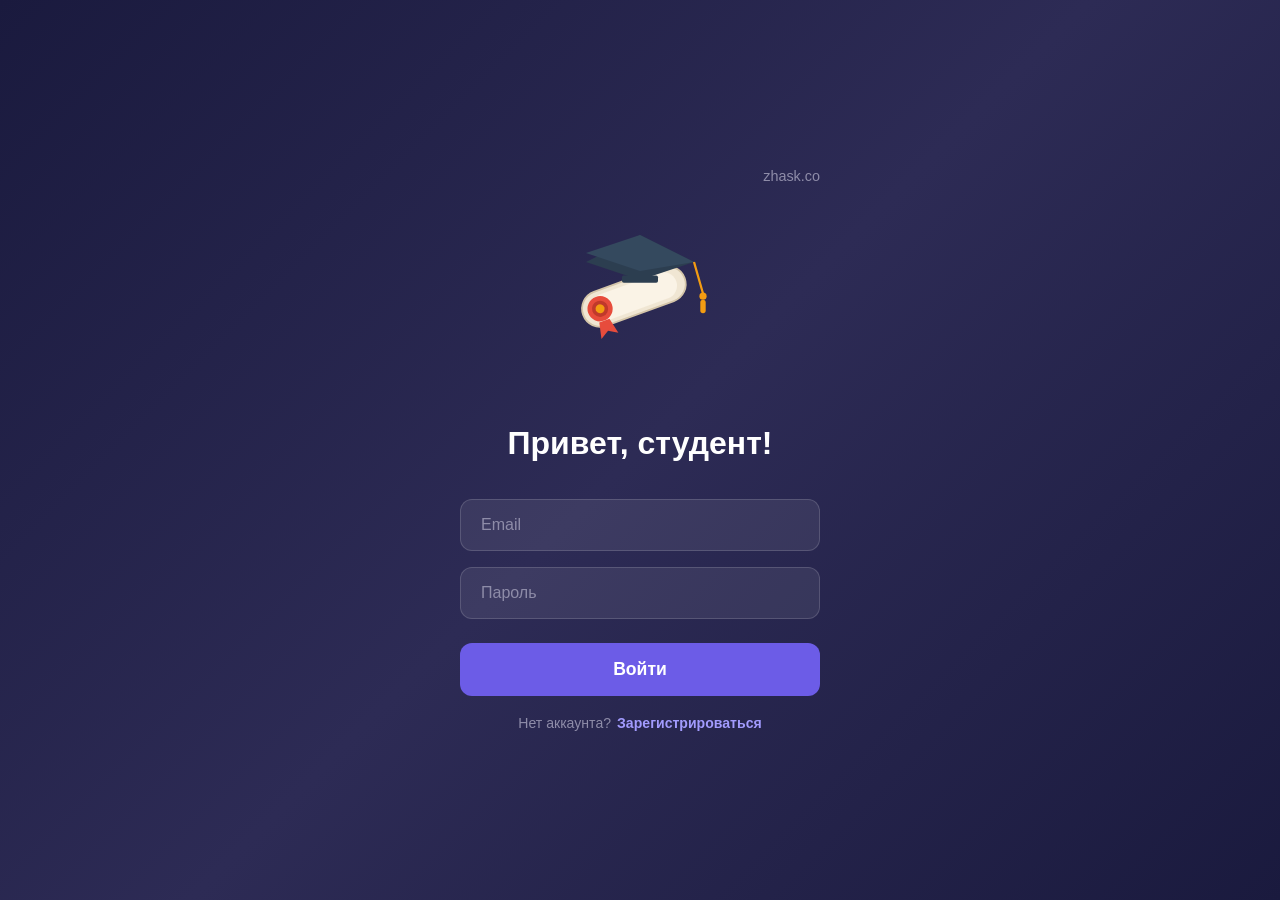
<file: settings.html>
<!DOCTYPE html>
<html lang="en">
<head>
  <meta charset="UTF-8">
  <meta name="viewport" content="width=device-width, initial-scale=1.0">
  <title>UniMap — Settings</title>
  <link rel="stylesheet" href="css/style.css">
  <link rel="stylesheet" href="https://cdnjs.cloudflare.com/ajax/libs/font-awesome/6.5.1/css/all.min.css">
</head>
<body>
  <div class="app-layout">
    <div class="sidebar-overlay" id="sidebarOverlay"></div>

    <aside class="sidebar" id="sidebar">
      <div class="sidebar-brand">
        <div class="logo-icon">🎓</div>
        <span class="brand-name">UniMap</span>
      </div>
      <nav class="sidebar-nav">
        <a href="dashboard.html">
          <span class="nav-icon"><i class="fas fa-home"></i></span>
          <span data-i18n="nav_home">Home</span>
        </a>
        <a href="universities.html">
          <span class="nav-icon"><i class="fas fa-university"></i></span>
          <span data-i18n="nav_universities">Universities</span>
        </a>
        <a href="results.html">
          <span class="nav-icon"><i class="fas fa-chart-bar"></i></span>
          <span data-i18n="nav_results">Results</span>
        </a>
        <a href="jobs.html">
          <span class="nav-icon"><i class="fas fa-briefcase"></i></span>
          <span data-i18n="nav_jobs">Part-Time Jobs</span>
        </a>
        <a href="housing.html">
          <span class="nav-icon"><i class="fas fa-building"></i></span>
          <span data-i18n="nav_housing">Housing</span>
        </a>
        <a href="services.html">
          <span class="nav-icon"><i class="fas fa-concierge-bell"></i></span>
          <span data-i18n="nav_services">Student Services</span>
        </a>
        <a href="settings.html" class="active">
          <span class="nav-icon"><i class="fas fa-cog"></i></span>
          <span data-i18n="nav_settings">Settings</span>
        </a>
      </nav>
    </aside>

    <main class="main-content">
      <header class="top-bar">
        <div style="display:flex;align-items:center;gap:12px;">
          <button class="mobile-menu-toggle" id="menuToggle">
            <i class="fas fa-bars"></i>
          </button>
          <span class="page-title" data-i18n="settings_title">Settings</span>
        </div>
        <div class="top-bar-right">
          <span class="brand-link">zhask.co</span>
          <div class="avatar"><i class="fas fa-user"></i></div>
        </div>
      </header>

      <div class="content-area">

        <!-- Settings Sections -->
        <div class="settings-container fade-in">

          <!-- Language Section -->
          <div class="settings-section">
            <div class="settings-section-header">
              <div class="settings-section-icon"><i class="fas fa-globe"></i></div>
              <div>
                <h3 data-i18n="settings_language">Language</h3>
                <p class="settings-section-desc" data-i18n="settings_language_desc">Choose your preferred interface language</p>
              </div>
            </div>

            <div class="language-options" id="languageOptions">
              <button class="lang-option" data-lang="ru">
                <span class="lang-flag">🇷🇺</span>
                <div class="lang-info">
                  <span class="lang-name">Русский</span>
                  <span class="lang-native">Russian</span>
                </div>
                <span class="lang-check"><i class="fas fa-check-circle"></i></span>
              </button>

              <button class="lang-option" data-lang="en">
                <span class="lang-flag">🇬🇧</span>
                <div class="lang-info">
                  <span class="lang-name">English</span>
                  <span class="lang-native">English</span>
                </div>
                <span class="lang-check"><i class="fas fa-check-circle"></i></span>
              </button>

              <button class="lang-option" data-lang="kk">
                <span class="lang-flag">🇰🇿</span>
                <div class="lang-info">
                  <span class="lang-name">Қазақша</span>
                  <span class="lang-native">Kazakh</span>
                </div>
                <span class="lang-check"><i class="fas fa-check-circle"></i></span>
              </button>
            </div>
          </div>

          <!-- Profile Section -->
          <div class="settings-section">
            <div class="settings-section-header">
              <div class="settings-section-icon"><i class="fas fa-user-circle"></i></div>
              <div>
                <h3 data-i18n="settings_profile">Profile</h3>
                <p class="settings-section-desc" data-i18n="settings_profile_desc">Manage your account information</p>
              </div>
            </div>
            <div class="settings-row">
              <div class="settings-row-label" data-i18n="settings_email">Email</div>
              <div class="settings-row-value">student@edu.kz</div>
            </div>
            <div class="settings-row">
              <div class="settings-row-label" data-i18n="settings_name">Name</div>
              <div class="settings-row-value">Student</div>
            </div>
          </div>

          <!-- Notifications Section -->
          <div class="settings-section">
            <div class="settings-section-header">
              <div class="settings-section-icon"><i class="fas fa-bell"></i></div>
              <div>
                <h3 data-i18n="settings_notifications">Notifications</h3>
                <p class="settings-section-desc" data-i18n="settings_notifications_desc">Configure notification preferences</p>
              </div>
            </div>
            <div class="settings-row">
              <div class="settings-row-label" data-i18n="settings_push">Push notifications</div>
              <label class="toggle-switch">
                <input type="checkbox" id="pushToggle" checked>
                <span class="toggle-slider"></span>
              </label>
            </div>
            <div class="settings-row">
              <div class="settings-row-label" data-i18n="settings_email_notif">Email notifications</div>
              <label class="toggle-switch">
                <input type="checkbox" id="emailToggle" checked>
                <span class="toggle-slider"></span>
              </label>
            </div>
          </div>

          <!-- About Section -->
          <div class="settings-section">
            <div class="settings-section-header">
              <div class="settings-section-icon"><i class="fas fa-info-circle"></i></div>
              <div>
                <h3 data-i18n="settings_about">About</h3>
                <p class="settings-section-desc" data-i18n="settings_about_desc">App information</p>
              </div>
            </div>
            <div class="settings-row">
              <div class="settings-row-label" data-i18n="settings_version">Version</div>
              <div class="settings-row-value">1.0.0</div>
            </div>
            <div class="settings-row">
              <div class="settings-row-label" data-i18n="settings_developer">Developer</div>
              <div class="settings-row-value">UniMap Team</div>
            </div>
          </div>

          <!-- Logout -->
          <button class="settings-logout" id="logoutBtn">
            <i class="fas fa-sign-out-alt"></i>
            <span data-i18n="settings_logout">Log out</span>
          </button>

        </div>
      </div>
    </main>

    <nav class="bottom-nav">
      <div class="bottom-nav-items">
        <button class="bottom-nav-item" onclick="location.href='dashboard.html'">
          <span class="nav-icon"><i class="fas fa-home"></i></span>
          <span data-i18n="nav_home">Home</span>
        </button>
        <button class="bottom-nav-item" onclick="location.href='universities.html'">
          <span class="nav-icon"><i class="fas fa-university"></i></span>
          <span data-i18n="nav_universities">Universities</span>
        </button>
        <button class="bottom-nav-item" onclick="location.href='results.html'">
          <span class="nav-icon"><i class="fas fa-folder-open"></i></span>
          <span data-i18n="nav_portfolio">Portfolio</span>
        </button>
        <button class="bottom-nav-item" onclick="location.href='#'">
          <span class="nav-icon"><i class="fas fa-bell"></i></span>
          <span data-i18n="nav_notifications">Notifications</span>
        </button>
        <button class="bottom-nav-item" onclick="location.href='settings.html'">
          <span class="nav-icon"><i class="fas fa-cog"></i></span>
          <span data-i18n="nav_settings">Settings</span>
        </button>
      </div>
    </nav>
  </div>

  <script src="js/auth.js"></script>
  <script src="js/app.js"></script>
  <script src="js/i18n.js"></script>
  <script>
    // === Language Selection ===
    const langOptions = document.querySelectorAll('.lang-option');

    function setActiveLang(lang) {
      langOptions.forEach(opt => opt.classList.remove('active'));
      const active = document.querySelector(`.lang-option[data-lang="${lang}"]`);
      if (active) active.classList.add('active');
      localStorage.setItem('unimap_lang', lang);
      if (window.applyTranslations) window.applyTranslations(lang);
    }

    langOptions.forEach(opt => {
      opt.addEventListener('click', function () {
        setActiveLang(this.dataset.lang);
      });
    });

    // Init
    const savedLang = localStorage.getItem('unimap_lang') || 'ru';
    setActiveLang(savedLang);

    // === Logout ===
    document.getElementById('logoutBtn').addEventListener('click', async function() {
      const token = localStorage.getItem('unimap_token');
      try {
        await fetch('/api/logout', {
          method: 'POST',
          headers: { 'Authorization': 'Bearer ' + token }
        });
      } catch(e) {}
      localStorage.removeItem('unimap_token');
      localStorage.removeItem('unimap_user');
      window.location.href = 'index.html';
    });

    // === Show user info ===
    const userInfo = JSON.parse(localStorage.getItem('unimap_user') || '{}');
    if (userInfo.email) {
      const emailEl = document.querySelector('.settings-row-value');
      if (emailEl) emailEl.textContent = userInfo.email;
    }
    if (userInfo.name) {
      const rows = document.querySelectorAll('.settings-row-value');
      if (rows[1]) rows[1].textContent = userInfo.name;
    }
  </script>
</body>
</html>
</file>
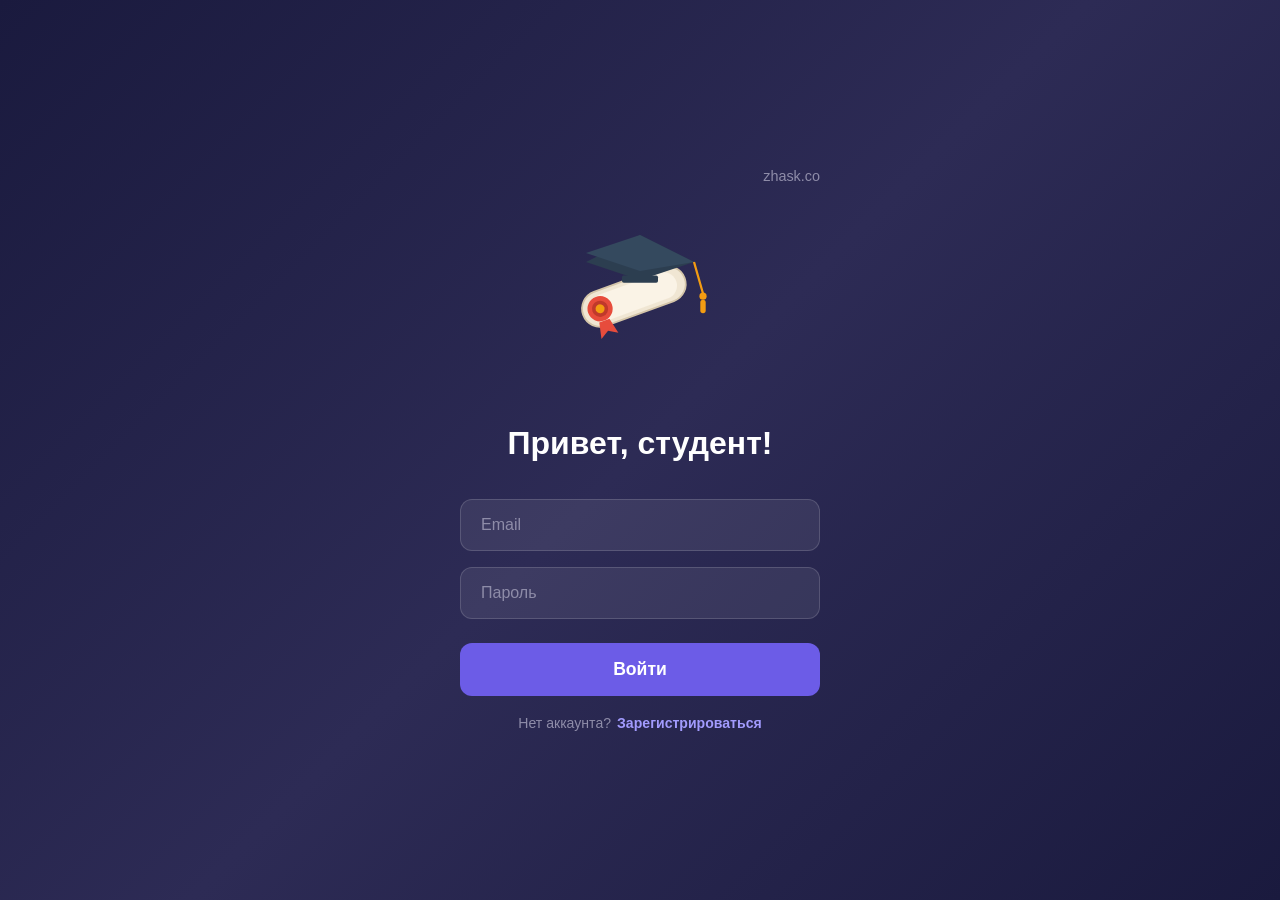
<file: universities.html>
<!DOCTYPE html>
<html lang="en">
<head>
  <meta charset="UTF-8">
  <meta name="viewport" content="width=device-width, initial-scale=1.0">
  <title>UniMap — Universities</title>
  <link rel="stylesheet" href="css/style.css">
  <link rel="stylesheet" href="https://cdnjs.cloudflare.com/ajax/libs/font-awesome/6.5.1/css/all.min.css">
</head>
<body>
  <div class="app-layout">
    <div class="sidebar-overlay" id="sidebarOverlay"></div>

    <aside class="sidebar" id="sidebar">
      <div class="sidebar-brand">
        <div class="logo-icon">🎓</div>
        <span class="brand-name">UniMap</span>
      </div>
      <nav class="sidebar-nav">
        <a href="dashboard.html">
          <span class="nav-icon"><i class="fas fa-home"></i></span>
          <span data-i18n="nav_home">Home</span>
        </a>
        <a href="universities.html" class="active">
          <span class="nav-icon"><i class="fas fa-university"></i></span>
          <span data-i18n="nav_universities">Universities</span>
        </a>
        <a href="results.html">
          <span class="nav-icon"><i class="fas fa-chart-bar"></i></span>
          <span data-i18n="nav_results">Results</span>
        </a>
        <a href="jobs.html">
          <span class="nav-icon"><i class="fas fa-briefcase"></i></span>
          <span data-i18n="nav_jobs">Part-Time Jobs</span>
        </a>
        <a href="housing.html">
          <span class="nav-icon"><i class="fas fa-building"></i></span>
          <span data-i18n="nav_housing">Housing</span>
        </a>
        <a href="services.html">
          <span class="nav-icon"><i class="fas fa-concierge-bell"></i></span>
          <span data-i18n="nav_services">Student Services</span>
        </a>
        <a href="settings.html">
          <span class="nav-icon"><i class="fas fa-cog"></i></span>
          <span data-i18n="nav_settings">Settings</span>
        </a>
      </nav>
    </aside>

    <main class="main-content">
      <header class="top-bar">
        <div style="display:flex;align-items:center;gap:12px;">
          <button class="mobile-menu-toggle" id="menuToggle">
            <i class="fas fa-bars"></i>
          </button>
          <span class="page-title">Universities</span>
        </div>
        <div class="top-bar-right">
          <span class="brand-link">zhask.co</span>
          <div class="avatar"><i class="fas fa-user"></i></div>
        </div>
      </header>

      <div class="content-area">
        <!-- Region Tabs -->
        <div class="region-tabs fade-in">
          <button class="region-tab active" data-region="kz">
            <span class="region-flag">🇰🇿</span>
            Kazakhstan
          </button>
          <button class="region-tab" data-region="world">
            <span class="region-flag">🌍</span>
            World Wide
          </button>
        </div>

        <!-- Search -->
        <div class="search-bar fade-in" style="margin-top:16px;">
          <span class="search-icon"><i class="fas fa-search"></i></span>
          <input type="text" id="uniSearch" placeholder="Search universities or countries...">
        </div>

        <!-- Kazakhstan Universities -->
        <div class="region-content active" id="region-kz">
          <div class="uni-cards fade-in" style="margin-top:20px;">

            <div class="uni-card" data-name="Nazarbayev University">
              <div class="uni-card-img">
                <img src="https://images.unsplash.com/photo-1541339907198-e08756dedf3f?w=400&h=200&fit=crop" alt="NU" onerror="this.parentElement.innerHTML='🎓'">
              </div>
              <div class="uni-card-body">
                <h4>Nazarbayev University</h4>
                <span class="uni-city"><i class="fas fa-map-marker-alt"></i> Астана</span>
                <span class="view-btn">View details</span>
              </div>
            </div>

            <div class="uni-card" data-name="ENU Eurasian National University">
              <div class="uni-card-img">
                <img src="https://images.unsplash.com/photo-1562774053-701939374585?w=400&h=200&fit=crop" alt="ENU" onerror="this.parentElement.innerHTML='🏛️'">
              </div>
              <div class="uni-card-body">
                <h4>ENU — Евразийский национальный университет</h4>
                <span class="uni-city"><i class="fas fa-map-marker-alt"></i> Астана</span>
                <span class="view-btn">View details</span>
              </div>
            </div>

            <div class="uni-card" data-name="Al-Farabi Kazakh National University">
              <div class="uni-card-img">
                <img src="https://images.unsplash.com/photo-1607237138185-eedd9c632b0b?w=400&h=200&fit=crop" alt="KazNU" onerror="this.parentElement.innerHTML='📚'">
              </div>
              <div class="uni-card-body">
                <h4>КазНУ им. Аль-Фараби</h4>
                <span class="uni-city"><i class="fas fa-map-marker-alt"></i> Алматы</span>
                <span class="view-btn">View details</span>
              </div>
            </div>

            <div class="uni-card" data-name="KBTU Kazakh-British Technical University">
              <div class="uni-card-img">
                <img src="https://images.unsplash.com/photo-1523050854058-8df90110c9f1?w=400&h=200&fit=crop" alt="KBTU" onerror="this.parentElement.innerHTML='🏗️'">
              </div>
              <div class="uni-card-body">
                <h4>КБТУ — Казахстанско-Британский технический университет</h4>
                <span class="uni-city"><i class="fas fa-map-marker-alt"></i> Алматы</span>
                <span class="view-btn">View details</span>
              </div>
            </div>

            <div class="uni-card" data-name="KIMEP University">
              <div class="uni-card-img">
                <img src="https://images.unsplash.com/photo-1580537659466-0a9bfa916a54?w=400&h=200&fit=crop" alt="KIMEP" onerror="this.parentElement.innerHTML='🎓'">
              </div>
              <div class="uni-card-body">
                <h4>KIMEP University</h4>
                <span class="uni-city"><i class="fas fa-map-marker-alt"></i> Алматы</span>
                <span class="view-btn">View details</span>
              </div>
            </div>

            <div class="uni-card" data-name="Satbayev University КазНИТУ">
              <div class="uni-card-img">
                <img src="https://images.unsplash.com/photo-1519452635265-7b1fbfd1e4e0?w=400&h=200&fit=crop" alt="Satbayev" onerror="this.parentElement.innerHTML='⚙️'">
              </div>
              <div class="uni-card-body">
                <h4>Satbayev University (КазНИТУ)</h4>
                <span class="uni-city"><i class="fas fa-map-marker-alt"></i> Алматы</span>
                <span class="view-btn">View details</span>
              </div>
            </div>

            <div class="uni-card" data-name="SDU Suleyman Demirel University">
              <div class="uni-card-img">
                <img src="https://images.unsplash.com/photo-1498243691581-b145c3f54a5a?w=400&h=200&fit=crop" alt="SDU" onerror="this.parentElement.innerHTML='📘'">
              </div>
              <div class="uni-card-body">
                <h4>SDU — Университет Сулеймана Демиреля</h4>
                <span class="uni-city"><i class="fas fa-map-marker-alt"></i> Алматы</span>
                <span class="view-btn">View details</span>
              </div>
            </div>

            <div class="uni-card" data-name="AITU Astana IT University">
              <div class="uni-card-img">
                <img src="https://images.unsplash.com/photo-1517694712202-14dd9538aa97?w=400&h=200&fit=crop" alt="AITU" onerror="this.parentElement.innerHTML='💻'">
              </div>
              <div class="uni-card-body">
                <h4>AITU — Astana IT University</h4>
                <span class="uni-city"><i class="fas fa-map-marker-alt"></i> Астана</span>
                <span class="view-btn">View details</span>
              </div>
            </div>

            <div class="uni-card" data-name="Казахский агротехнический KazATU">
              <div class="uni-card-img">
                <img src="https://images.unsplash.com/photo-1464582883107-8adf2dca8a9f?w=400&h=200&fit=crop" alt="KazATU" onerror="this.parentElement.innerHTML='🌾'">
              </div>
              <div class="uni-card-body">
                <h4>КазАТУ — Казахский агротехнический университет</h4>
                <span class="uni-city"><i class="fas fa-map-marker-alt"></i> Астана</span>
                <span class="view-btn">View details</span>
              </div>
            </div>

            <div class="uni-card" data-name="Карагандинский КарУ Buketov">
              <div class="uni-card-img">
                <img src="https://images.unsplash.com/photo-1574958269340-fa927503f3dd?w=400&h=200&fit=crop" alt="KarU" onerror="this.parentElement.innerHTML='🏛️'">
              </div>
              <div class="uni-card-body">
                <h4>КарУ им. Букетова</h4>
                <span class="uni-city"><i class="fas fa-map-marker-alt"></i> Караганда</span>
                <span class="view-btn">View details</span>
              </div>
            </div>

            <div class="uni-card" data-name="Международный университет информационных технологий МУИТ IITU">
              <div class="uni-card-img">
                <img src="https://images.unsplash.com/photo-1550439062-609e1531270e?w=400&h=200&fit=crop" alt="IITU" onerror="this.parentElement.innerHTML='🖥️'">
              </div>
              <div class="uni-card-body">
                <h4>МУИТ — Международный университет ИТ</h4>
                <span class="uni-city"><i class="fas fa-map-marker-alt"></i> Алматы</span>
                <span class="view-btn">View details</span>
              </div>
            </div>

            <div class="uni-card" data-name="Narxoz University Нархоз">
              <div class="uni-card-img">
                <img src="https://images.unsplash.com/photo-1524178232363-1fb2b075b655?w=400&h=200&fit=crop" alt="Narxoz" onerror="this.parentElement.innerHTML='💰'">
              </div>
              <div class="uni-card-body">
                <h4>Narxoz University</h4>
                <span class="uni-city"><i class="fas fa-map-marker-alt"></i> Алматы</span>
                <span class="view-btn">View details</span>
              </div>
            </div>

          </div>
        </div>

        <!-- World Wide Countries -->
        <div class="region-content" id="region-world">

          <!-- Country Grid (main view) -->
          <div class="country-grid fade-in" id="countryGrid" style="margin-top:20px;">
            <div class="country-card" data-country="United States">
              <div class="country-flag">🇺🇸</div>
              <div class="country-name">United States</div>
            </div>
            <div class="country-card" data-country="United Kingdom">
              <div class="country-flag">🇬🇧</div>
              <div class="country-name">United Kingdom</div>
            </div>
            <div class="country-card" data-country="Canada">
              <div class="country-flag">🇨🇦</div>
              <div class="country-name">Canada</div>
            </div>
            <div class="country-card" data-country="Germany">
              <div class="country-flag">🇩🇪</div>
              <div class="country-name">Germany</div>
            </div>
            <div class="country-card" data-country="France">
              <div class="country-flag">🇫🇷</div>
              <div class="country-name">France</div>
            </div>
            <div class="country-card" data-country="Australia">
              <div class="country-flag">🇦🇺</div>
              <div class="country-name">Australia</div>
            </div>
            <div class="country-card" data-country="Japan">
              <div class="country-flag">🇯🇵</div>
              <div class="country-name">Japan</div>
            </div>
            <div class="country-card" data-country="South Korea">
              <div class="country-flag">🇰🇷</div>
              <div class="country-name">South Korea</div>
            </div>
            <div class="country-card" data-country="China">
              <div class="country-flag">🇨🇳</div>
              <div class="country-name">China</div>
            </div>
            <div class="country-card" data-country="Turkey">
              <div class="country-flag">🇹🇷</div>
              <div class="country-name">Turkey</div>
            </div>
            <div class="country-card" data-country="Russia">
              <div class="country-flag">🇷🇺</div>
              <div class="country-name">Russia</div>
            </div>
            <div class="country-card" data-country="Netherlands">
              <div class="country-flag">🇳🇱</div>
              <div class="country-name">Netherlands</div>
            </div>
            <div class="country-card" data-country="Switzerland">
              <div class="country-flag">🇨🇭</div>
              <div class="country-name">Switzerland</div>
            </div>
            <div class="country-card" data-country="Singapore">
              <div class="country-flag">🇸🇬</div>
              <div class="country-name">Singapore</div>
            </div>
            <div class="country-card" data-country="Sweden">
              <div class="country-flag">🇸🇪</div>
              <div class="country-name">Sweden</div>
            </div>
            <div class="country-card" data-country="Italy">
              <div class="country-flag">🇮🇹</div>
              <div class="country-name">Italy</div>
            </div>
            <div class="country-card" data-country="Spain">
              <div class="country-flag">🇪🇸</div>
              <div class="country-name">Spain</div>
            </div>
            <div class="country-card" data-country="UAE">
              <div class="country-flag">🇦🇪</div>
              <div class="country-name">UAE</div>
            </div>
            <div class="country-card" data-country="Malaysia">
              <div class="country-flag">🇲🇾</div>
              <div class="country-name">Malaysia</div>
            </div>
            <div class="country-card" data-country="Czech Republic">
              <div class="country-flag">🇨🇿</div>
              <div class="country-name">Czech Republic</div>
            </div>
            <div class="country-card" data-country="Poland">
              <div class="country-flag">🇵🇱</div>
              <div class="country-name">Poland</div>
            </div>
            <div class="country-card" data-country="Hungary">
              <div class="country-flag">🇭🇺</div>
              <div class="country-name">Hungary</div>
            </div>
            <div class="country-card" data-country="India">
              <div class="country-flag">🇮🇳</div>
              <div class="country-name">India</div>
            </div>
            <div class="country-card" data-country="New Zealand">
              <div class="country-flag">🇳🇿</div>
              <div class="country-name">New Zealand</div>
            </div>
          </div>

          <!-- Country Universities (drill-down view) -->
          <div id="countryUniView" style="display:none; margin-top:20px;">
            <button class="back-to-countries" id="backToCountries">
              <i class="fas fa-arrow-left"></i>
              <span id="backLabel">Back to countries</span>
            </button>
            <h3 class="country-uni-title" id="countryUniTitle"></h3>
            <div class="uni-cards fade-in" id="countryUniCards"></div>
          </div>

        </div>

      </div>
    </main>

    <nav class="bottom-nav">
      <div class="bottom-nav-items">
        <button class="bottom-nav-item" onclick="location.href='dashboard.html'">
          <span class="nav-icon"><i class="fas fa-home"></i></span>
          <span data-i18n="nav_home">Home</span>
        </button>
        <button class="bottom-nav-item active" onclick="location.href='universities.html'">
          <span class="nav-icon"><i class="fas fa-university"></i></span>
          <span data-i18n="nav_universities">Universities</span>
        </button>
        <button class="bottom-nav-item" onclick="location.href='results.html'">
          <span class="nav-icon"><i class="fas fa-folder-open"></i></span>
          <span data-i18n="nav_portfolio">Portfolio</span>
        </button>
        <button class="bottom-nav-item">
          <span class="nav-icon"><i class="fas fa-bell"></i></span>
          <span data-i18n="nav_notifications">Notifications</span>
        </button>
        <button class="bottom-nav-item" onclick="location.href='settings.html'">
          <span class="nav-icon"><i class="fas fa-cog"></i></span>
          <span data-i18n="nav_settings">Settings</span>
        </button>
      </div>
    </nav>
  </div>

  <script src="js/auth.js"></script>
  <script src="js/app.js"></script>
  <script src="js/i18n.js"></script>
  <script>
    // === University Database by Country ===
    const worldUniversities = {
      "United States": [
        { name: "Massachusetts Institute of Technology (MIT)", city: "Cambridge, MA" },
        { name: "Stanford University", city: "Stanford, CA" },
        { name: "Harvard University", city: "Cambridge, MA" },
        { name: "California Institute of Technology (Caltech)", city: "Pasadena, CA" },
        { name: "University of Chicago", city: "Chicago, IL" },
        { name: "Princeton University", city: "Princeton, NJ" },
        { name: "Columbia University", city: "New York, NY" },
        { name: "Yale University", city: "New Haven, CT" },
        { name: "University of Pennsylvania", city: "Philadelphia, PA" },
        { name: "Duke University", city: "Durham, NC" },
        { name: "Johns Hopkins University", city: "Baltimore, MD" },
        { name: "University of California, Berkeley", city: "Berkeley, CA" },
        { name: "UCLA", city: "Los Angeles, CA" },
        { name: "University of Michigan", city: "Ann Arbor, MI" },
        { name: "New York University (NYU)", city: "New York, NY" }
      ],
      "United Kingdom": [
        { name: "University of Oxford", city: "Oxford" },
        { name: "University of Cambridge", city: "Cambridge" },
        { name: "Imperial College London", city: "London" },
        { name: "University College London (UCL)", city: "London" },
        { name: "London School of Economics (LSE)", city: "London" },
        { name: "University of Edinburgh", city: "Edinburgh" },
        { name: "King's College London", city: "London" },
        { name: "University of Manchester", city: "Manchester" },
        { name: "University of Bristol", city: "Bristol" },
        { name: "University of Warwick", city: "Coventry" }
      ],
      "Canada": [
        { name: "University of Toronto", city: "Toronto, ON" },
        { name: "McGill University", city: "Montreal, QC" },
        { name: "University of British Columbia (UBC)", city: "Vancouver, BC" },
        { name: "University of Alberta", city: "Edmonton, AB" },
        { name: "University of Waterloo", city: "Waterloo, ON" },
        { name: "University of Montreal", city: "Montreal, QC" },
        { name: "McMaster University", city: "Hamilton, ON" },
        { name: "University of Ottawa", city: "Ottawa, ON" },
        { name: "Queen's University", city: "Kingston, ON" },
        { name: "Western University", city: "London, ON" }
      ],
      "Germany": [
        { name: "Technical University of Munich (TUM)", city: "Munich" },
        { name: "Ludwig Maximilian University (LMU)", city: "Munich" },
        { name: "Heidelberg University", city: "Heidelberg" },
        { name: "Humboldt University of Berlin", city: "Berlin" },
        { name: "Free University of Berlin", city: "Berlin" },
        { name: "RWTH Aachen University", city: "Aachen" },
        { name: "University of Freiburg", city: "Freiburg" },
        { name: "University of Tübingen", city: "Tübingen" },
        { name: "TU Berlin", city: "Berlin" },
        { name: "University of Göttingen", city: "Göttingen" }
      ],
      "France": [
        { name: "Université PSL (Paris Sciences & Lettres)", city: "Paris" },
        { name: "Sorbonne University", city: "Paris" },
        { name: "École Polytechnique", city: "Palaiseau" },
        { name: "Sciences Po", city: "Paris" },
        { name: "École Normale Supérieure (ENS)", city: "Paris" },
        { name: "HEC Paris", city: "Jouy-en-Josas" },
        { name: "Université Paris-Saclay", city: "Gif-sur-Yvette" },
        { name: "ESSEC Business School", city: "Cergy" },
        { name: "Université Grenoble Alpes", city: "Grenoble" },
        { name: "Université de Strasbourg", city: "Strasbourg" }
      ],
      "Australia": [
        { name: "University of Melbourne", city: "Melbourne, VIC" },
        { name: "University of Sydney", city: "Sydney, NSW" },
        { name: "Australian National University (ANU)", city: "Canberra, ACT" },
        { name: "University of Queensland (UQ)", city: "Brisbane, QLD" },
        { name: "UNSW Sydney", city: "Sydney, NSW" },
        { name: "Monash University", city: "Melbourne, VIC" },
        { name: "University of Western Australia", city: "Perth, WA" },
        { name: "University of Adelaide", city: "Adelaide, SA" },
        { name: "University of Technology Sydney (UTS)", city: "Sydney, NSW" },
        { name: "Macquarie University", city: "Sydney, NSW" }
      ],
      "Japan": [
        { name: "University of Tokyo", city: "Tokyo" },
        { name: "Kyoto University", city: "Kyoto" },
        { name: "Osaka University", city: "Osaka" },
        { name: "Tohoku University", city: "Sendai" },
        { name: "Tokyo Institute of Technology", city: "Tokyo" },
        { name: "Nagoya University", city: "Nagoya" },
        { name: "Hokkaido University", city: "Sapporo" },
        { name: "Keio University", city: "Tokyo" },
        { name: "Waseda University", city: "Tokyo" },
        { name: "Kyushu University", city: "Fukuoka" }
      ],
      "South Korea": [
        { name: "Seoul National University (SNU)", city: "Seoul" },
        { name: "KAIST", city: "Daejeon" },
        { name: "Yonsei University", city: "Seoul" },
        { name: "Korea University", city: "Seoul" },
        { name: "POSTECH", city: "Pohang" },
        { name: "Sungkyunkwan University (SKKU)", city: "Seoul" },
        { name: "Hanyang University", city: "Seoul" },
        { name: "Kyung Hee University", city: "Seoul" },
        { name: "Ewha Womans University", city: "Seoul" },
        { name: "Sogang University", city: "Seoul" }
      ],
      "China": [
        { name: "Tsinghua University", city: "Beijing" },
        { name: "Peking University", city: "Beijing" },
        { name: "Fudan University", city: "Shanghai" },
        { name: "Zhejiang University", city: "Hangzhou" },
        { name: "Shanghai Jiao Tong University", city: "Shanghai" },
        { name: "University of Science and Technology of China", city: "Hefei" },
        { name: "Nanjing University", city: "Nanjing" },
        { name: "Wuhan University", city: "Wuhan" },
        { name: "Harbin Institute of Technology", city: "Harbin" },
        { name: "Sun Yat-sen University", city: "Guangzhou" }
      ],
      "Turkey": [
        { name: "Koç University", city: "Istanbul" },
        { name: "Sabancı University", city: "Istanbul" },
        { name: "Bilkent University", city: "Ankara" },
        { name: "Middle East Technical University (METU)", city: "Ankara" },
        { name: "Boğaziçi University", city: "Istanbul" },
        { name: "Istanbul Technical University (ITU)", city: "Istanbul" },
        { name: "Hacettepe University", city: "Ankara" },
        { name: "Ankara University", city: "Ankara" },
        { name: "Istanbul University", city: "Istanbul" },
        { name: "Özyeğin University", city: "Istanbul" }
      ],
      "Russia": [
        { name: "Moscow State University (МГУ)", city: "Москва" },
        { name: "Saint Petersburg State University (СПбГУ)", city: "Санкт-Петербург" },
        { name: "Novosibirsk State University", city: "Новосибирск" },
        { name: "HSE University", city: "Москва" },
        { name: "МФТИ (Moscow Institute of Physics and Technology)", city: "Москва" },
        { name: "МГТУ им. Баумана", city: "Москва" },
        { name: "ИТМО (ITMO University)", city: "Санкт-Петербург" },
        { name: "Казанский федеральный университет", city: "Казань" },
        { name: "Уральский федеральный университет", city: "Екатеринбург" },
        { name: "Tomsk State University", city: "Томск" }
      ],
      "Netherlands": [
        { name: "University of Amsterdam", city: "Amsterdam" },
        { name: "Delft University of Technology", city: "Delft" },
        { name: "Eindhoven University of Technology", city: "Eindhoven" },
        { name: "Leiden University", city: "Leiden" },
        { name: "Utrecht University", city: "Utrecht" },
        { name: "University of Groningen", city: "Groningen" },
        { name: "Erasmus University Rotterdam", city: "Rotterdam" },
        { name: "Wageningen University", city: "Wageningen" },
        { name: "Vrije Universiteit Amsterdam", city: "Amsterdam" },
        { name: "Radboud University", city: "Nijmegen" }
      ],
      "Switzerland": [
        { name: "ETH Zurich", city: "Zurich" },
        { name: "EPFL (École polytechnique fédérale de Lausanne)", city: "Lausanne" },
        { name: "University of Zurich", city: "Zurich" },
        { name: "University of Geneva", city: "Geneva" },
        { name: "University of Bern", city: "Bern" },
        { name: "University of Basel", city: "Basel" },
        { name: "University of Lausanne", city: "Lausanne" },
        { name: "University of St. Gallen (HSG)", city: "St. Gallen" }
      ],
      "Singapore": [
        { name: "National University of Singapore (NUS)", city: "Singapore" },
        { name: "Nanyang Technological University (NTU)", city: "Singapore" },
        { name: "Singapore Management University (SMU)", city: "Singapore" },
        { name: "Singapore University of Technology and Design (SUTD)", city: "Singapore" },
        { name: "Singapore Institute of Technology (SIT)", city: "Singapore" }
      ],
      "Sweden": [
        { name: "Karolinska Institute", city: "Stockholm" },
        { name: "KTH Royal Institute of Technology", city: "Stockholm" },
        { name: "Lund University", city: "Lund" },
        { name: "Uppsala University", city: "Uppsala" },
        { name: "Stockholm University", city: "Stockholm" },
        { name: "Chalmers University of Technology", city: "Gothenburg" },
        { name: "University of Gothenburg", city: "Gothenburg" },
        { name: "Linköping University", city: "Linköping" }
      ],
      "Italy": [
        { name: "Politecnico di Milano", city: "Milan" },
        { name: "University of Bologna", city: "Bologna" },
        { name: "Sapienza University of Rome", city: "Rome" },
        { name: "University of Padua", city: "Padua" },
        { name: "University of Milan", city: "Milan" },
        { name: "Politecnico di Torino", city: "Turin" },
        { name: "University of Pisa", city: "Pisa" },
        { name: "Bocconi University", city: "Milan" }
      ],
      "Spain": [
        { name: "University of Barcelona", city: "Barcelona" },
        { name: "Autonomous University of Barcelona", city: "Barcelona" },
        { name: "Complutense University of Madrid", city: "Madrid" },
        { name: "University of Navarra", city: "Pamplona" },
        { name: "Autonomous University of Madrid", city: "Madrid" },
        { name: "Pompeu Fabra University", city: "Barcelona" },
        { name: "IE University", city: "Madrid" },
        { name: "Carlos III University of Madrid", city: "Madrid" }
      ],
      "UAE": [
        { name: "Khalifa University", city: "Abu Dhabi" },
        { name: "United Arab Emirates University", city: "Al Ain" },
        { name: "American University of Sharjah", city: "Sharjah" },
        { name: "University of Sharjah", city: "Sharjah" },
        { name: "NYU Abu Dhabi", city: "Abu Dhabi" },
        { name: "Sorbonne University Abu Dhabi", city: "Abu Dhabi" },
        { name: "Heriot-Watt University Dubai", city: "Dubai" },
        { name: "American University in Dubai", city: "Dubai" }
      ],
      "Malaysia": [
        { name: "University of Malaya (UM)", city: "Kuala Lumpur" },
        { name: "Universiti Putra Malaysia (UPM)", city: "Serdang" },
        { name: "Universiti Kebangsaan Malaysia (UKM)", city: "Bangi" },
        { name: "Universiti Sains Malaysia (USM)", city: "Penang" },
        { name: "Universiti Teknologi Malaysia (UTM)", city: "Johor Bahru" },
        { name: "Monash University Malaysia", city: "Subang Jaya" },
        { name: "Taylor's University", city: "Subang Jaya" },
        { name: "University of Nottingham Malaysia", city: "Semenyih" }
      ],
      "Czech Republic": [
        { name: "Charles University", city: "Prague" },
        { name: "Czech Technical University in Prague", city: "Prague" },
        { name: "Masaryk University", city: "Brno" },
        { name: "Palacký University Olomouc", city: "Olomouc" },
        { name: "Brno University of Technology", city: "Brno" },
        { name: "University of Chemistry and Technology, Prague", city: "Prague" }
      ],
      "Poland": [
        { name: "University of Warsaw", city: "Warsaw" },
        { name: "Jagiellonian University", city: "Kraków" },
        { name: "Warsaw University of Technology", city: "Warsaw" },
        { name: "AGH University of Science and Technology", city: "Kraków" },
        { name: "Adam Mickiewicz University", city: "Poznań" },
        { name: "Wrocław University of Science and Technology", city: "Wrocław" },
        { name: "University of Gdańsk", city: "Gdańsk" }
      ],
      "Hungary": [
        { name: "Eötvös Loránd University (ELTE)", city: "Budapest" },
        { name: "Budapest University of Technology and Economics", city: "Budapest" },
        { name: "Semmelweis University", city: "Budapest" },
        { name: "University of Debrecen", city: "Debrecen" },
        { name: "University of Szeged", city: "Szeged" },
        { name: "Central European University (CEU)", city: "Budapest" },
        { name: "Corvinus University of Budapest", city: "Budapest" }
      ],
      "India": [
        { name: "Indian Institute of Technology Bombay (IIT Bombay)", city: "Mumbai" },
        { name: "Indian Institute of Technology Delhi (IIT Delhi)", city: "New Delhi" },
        { name: "Indian Institute of Science (IISc)", city: "Bangalore" },
        { name: "Indian Institute of Technology Madras (IIT Madras)", city: "Chennai" },
        { name: "Indian Institute of Technology Kanpur (IIT Kanpur)", city: "Kanpur" },
        { name: "University of Delhi", city: "New Delhi" },
        { name: "Jawaharlal Nehru University (JNU)", city: "New Delhi" },
        { name: "IIT Kharagpur", city: "Kharagpur" },
        { name: "BITS Pilani", city: "Pilani" },
        { name: "Anna University", city: "Chennai" }
      ],
      "New Zealand": [
        { name: "University of Auckland", city: "Auckland" },
        { name: "University of Otago", city: "Dunedin" },
        { name: "Victoria University of Wellington", city: "Wellington" },
        { name: "University of Canterbury", city: "Christchurch" },
        { name: "Massey University", city: "Palmerston North" },
        { name: "University of Waikato", city: "Hamilton" },
        { name: "Lincoln University", city: "Christchurch" }
      ]
    };

    const countryFlags = {
      "United States": "🇺🇸", "United Kingdom": "🇬🇧", "Canada": "🇨🇦", "Germany": "🇩🇪",
      "France": "🇫🇷", "Australia": "🇦🇺", "Japan": "🇯🇵", "South Korea": "🇰🇷",
      "China": "🇨🇳", "Turkey": "🇹🇷", "Russia": "🇷🇺", "Netherlands": "🇳🇱",
      "Switzerland": "🇨🇭", "Singapore": "🇸🇬", "Sweden": "🇸🇪", "Italy": "🇮🇹",
      "Spain": "🇪🇸", "UAE": "🇦🇪", "Malaysia": "🇲🇾", "Czech Republic": "🇨🇿",
      "Poland": "🇵🇱", "Hungary": "🇭🇺", "India": "🇮🇳", "New Zealand": "🇳🇿"
    };

    // === Region Tabs ===
    const regionTabs = document.querySelectorAll('.region-tab');
    const regionContents = document.querySelectorAll('.region-content');

    regionTabs.forEach(tab => {
      tab.addEventListener('click', function () {
        regionTabs.forEach(t => t.classList.remove('active'));
        this.classList.add('active');
        const region = this.dataset.region;
        regionContents.forEach(c => c.classList.remove('active'));
        document.getElementById('region-' + region).classList.add('active');
        document.getElementById('uniSearch').value = '';
        // reset search & go back to country grid if in drill-down
        document.querySelectorAll('.uni-card, .country-card').forEach(c => c.style.display = '');
        if (region === 'world') {
          document.getElementById('countryGrid').style.display = '';
          document.getElementById('countryUniView').style.display = 'none';
        }
      });
    });

    // === Country Click → Show Universities ===
    document.querySelectorAll('.country-card').forEach(card => {
      card.addEventListener('click', function () {
        const country = this.dataset.country;
        openCountryUniversities(country);
      });
    });

    function openCountryUniversities(country) {
      const grid = document.getElementById('countryGrid');
      const view = document.getElementById('countryUniView');
      const title = document.getElementById('countryUniTitle');
      const container = document.getElementById('countryUniCards');
      const flag = countryFlags[country] || '🌍';

      grid.style.display = 'none';
      view.style.display = 'block';
      title.innerHTML = flag + ' ' + country;

      const unis = worldUniversities[country] || [];
      container.innerHTML = '';

      if (unis.length === 0) {
        container.innerHTML = '<p style="color:var(--text-muted);text-align:center;padding:40px 0;">No universities added yet for this country.</p>';
        return;
      }

      unis.forEach(uni => {
        const card = document.createElement('div');
        card.className = 'uni-card';
        card.dataset.name = uni.name;
        card.innerHTML = `
          <div class="uni-card-img">🎓</div>
          <div class="uni-card-body">
            <h4>${uni.name}</h4>
            <span class="uni-city"><i class="fas fa-map-marker-alt"></i> ${uni.city}</span>
            <span class="view-btn">View details</span>
          </div>
        `;
        container.appendChild(card);
      });

      // Update search placeholder
      document.getElementById('uniSearch').placeholder = 'Search universities in ' + country + '...';
      document.getElementById('uniSearch').value = '';
    }

    // === Back to Countries ===
    document.getElementById('backToCountries').addEventListener('click', function () {
      document.getElementById('countryGrid').style.display = '';
      document.getElementById('countryUniView').style.display = 'none';
      document.getElementById('uniSearch').placeholder = 'Search universities or countries...';
      document.getElementById('uniSearch').value = '';
    });

    // === Search ===
    document.getElementById('uniSearch').addEventListener('input', function () {
      const q = this.value.toLowerCase();
      const activeRegion = document.querySelector('.region-content.active');

      if (activeRegion.id === 'region-kz') {
        activeRegion.querySelectorAll('.uni-card').forEach(card => {
          const name = card.dataset.name.toLowerCase();
          const title = card.querySelector('h4').textContent.toLowerCase();
          card.style.display = (name.includes(q) || title.includes(q)) ? '' : 'none';
        });
      } else {
        // If drill-down view is open, search universities
        const uniView = document.getElementById('countryUniView');
        if (uniView.style.display !== 'none') {
          uniView.querySelectorAll('.uni-card').forEach(card => {
            const name = card.dataset.name.toLowerCase();
            const title = card.querySelector('h4').textContent.toLowerCase();
            card.style.display = (name.includes(q) || title.includes(q)) ? '' : 'none';
          });
        } else {
          // Search country names
          document.querySelectorAll('.country-card').forEach(card => {
            const name = card.dataset.country.toLowerCase();
            card.style.display = name.includes(q) ? '' : 'none';
          });
        }
      }
    });
  </script>
</body>
</html>
</file>
<file: css/style.css>
/* ===== RESET & BASE ===== */
* {
  margin: 0;
  padding: 0;
  box-sizing: border-box;
}

:root {
  --primary-dark: #1a1a3e;
  --primary: #2d2b55;
  --primary-light: #3d3b65;
  --accent: #6c5ce7;
  --accent-light: #a29bfe;
  --text-white: #ffffff;
  --text-light: #c8c6d8;
  --text-muted: #8e8ca8;
  --bg-card: #2a2850;
  --bg-input: #3a3860;
  --success: #00b894;
  --warning: #fdcb6e;
  --danger: #e17055;
  --border-radius: 12px;
  --border-radius-sm: 8px;
  --shadow: 0 4px 20px rgba(0, 0, 0, 0.3);
}

html {
  font-size: 16px;
  scroll-behavior: smooth;
}

body {
  font-family: 'Segoe UI', 'Inter', -apple-system, BlinkMacSystemFont, sans-serif;
  background: var(--primary-dark);
  color: var(--text-white);
  min-height: 100vh;
  line-height: 1.6;
}

a {
  text-decoration: none;
  color: inherit;
}

ul, ol {
  list-style: none;
}

img {
  max-width: 100%;
  display: block;
}

button, input {
  font-family: inherit;
  border: none;
  outline: none;
}

/* ===== TYPOGRAPHY ===== */
h1 { font-size: 2rem; font-weight: 700; }
h2 { font-size: 1.5rem; font-weight: 600; }
h3 { font-size: 1.2rem; font-weight: 600; }
h4 { font-size: 1rem; font-weight: 600; }

/* ===== LOGIN PAGE ===== */
.login-page {
  display: flex;
  justify-content: center;
  align-items: center;
  min-height: 100vh;
  background: linear-gradient(135deg, #1a1a3e 0%, #2d2b55 50%, #1a1a3e 100%);
  padding: 20px;
}

.login-container {
  width: 100%;
  max-width: 420px;
  text-align: center;
  padding: 40px 30px;
}

.login-brand {
  font-size: 0.9rem;
  color: var(--text-muted);
  text-align: right;
  margin-bottom: 20px;
}

.login-icon {
  margin: 0 auto 30px;
  width: 180px;
  height: 180px;
  position: relative;
}

.login-icon .grad-cap {
  font-size: 120px;
  line-height: 1;
}

.login-title {
  font-size: 2rem;
  font-weight: 700;
  margin-bottom: 30px;
  color: var(--text-white);
}

.login-form {
  display: flex;
  flex-direction: column;
  gap: 16px;
}

.login-input {
  width: 100%;
  padding: 16px 20px;
  background: rgba(255, 255, 255, 0.08);
  border: 1px solid rgba(255, 255, 255, 0.15);
  border-radius: var(--border-radius);
  color: var(--text-white);
  font-size: 1rem;
  transition: border-color 0.3s, background 0.3s;
}

.login-input::placeholder {
  color: var(--text-muted);
}

.login-input:focus {
  border-color: var(--accent);
  background: rgba(255, 255, 255, 0.12);
}

.login-btn {
  width: 100%;
  padding: 16px;
  background: var(--accent);
  color: white;
  border: none;
  border-radius: var(--border-radius);
  font-size: 1.1rem;
  font-weight: 600;
  cursor: pointer;
  transition: background 0.3s, transform 0.2s;
  margin-top: 8px;
}

.login-btn:hover {
  background: #5a4bd6;
  transform: translateY(-1px);
}

.login-btn:active {
  transform: translateY(0);
}

.forgot-password {
  color: var(--accent-light);
  font-size: 0.9rem;
  margin-top: 12px;
  cursor: pointer;
  transition: color 0.3s;
}

.forgot-password:hover {
  color: var(--text-white);
}

/* Auth Guard — hide page until authenticated */
html:not(.auth-ready) .app-layout {
  opacity: 0;
  pointer-events: none;
}
html.auth-ready .app-layout {
  opacity: 1;
  transition: opacity 0.2s;
}

/* Auth Messages */
.auth-message {
  width: 100%;
  padding: 10px 16px;
  border-radius: var(--border-radius-sm);
  font-size: 0.85rem;
  font-weight: 600;
  text-align: center;
  margin-bottom: 4px;
}
.auth-message.error {
  background: rgba(225, 112, 85, 0.15);
  color: var(--danger);
  border: 1px solid rgba(225, 112, 85, 0.3);
}
.auth-message.success {
  background: rgba(0, 184, 148, 0.15);
  color: var(--success);
  border: 1px solid rgba(0, 184, 148, 0.3);
}

/* Auth Links */
.auth-links {
  margin-top: 16px;
  font-size: 0.88rem;
  color: var(--text-muted);
  display: flex;
  gap: 6px;
  align-items: center;
  justify-content: center;
}
.auth-link {
  color: var(--accent-light);
  font-weight: 700;
  transition: color 0.2s;
}
.auth-link:hover {
  color: var(--text-white);
}

/* Login button loader */
.login-btn {
  position: relative;
}
.btn-loader {
  font-size: 1.1rem;
}

/* ===== LAYOUT: SIDEBAR + MAIN ===== */
.app-layout {
  display: flex;
  min-height: 100vh;
}

/* Sidebar */
.sidebar {
  width: 240px;
  background: var(--primary);
  padding: 24px 0;
  display: flex;
  flex-direction: column;
  position: fixed;
  top: 0;
  left: 0;
  height: 100vh;
  z-index: 100;
  transition: transform 0.3s ease;
}

.sidebar-brand {
  display: flex;
  align-items: center;
  gap: 10px;
  padding: 0 24px 24px;
  border-bottom: 1px solid rgba(255, 255, 255, 0.08);
  margin-bottom: 16px;
}

.sidebar-brand .logo-icon {
  width: 36px;
  height: 36px;
  background: var(--accent);
  border-radius: 8px;
  display: flex;
  align-items: center;
  justify-content: center;
  font-size: 20px;
}

.sidebar-brand .brand-name {
  font-size: 1.3rem;
  font-weight: 700;
  color: var(--text-white);
}

.sidebar-nav {
  flex: 1;
  padding: 0 12px;
}

.sidebar-nav a {
  display: flex;
  align-items: center;
  gap: 12px;
  padding: 12px 16px;
  border-radius: var(--border-radius-sm);
  color: var(--text-light);
  font-size: 0.95rem;
  transition: all 0.2s;
  margin-bottom: 4px;
}

.sidebar-nav a:hover {
  background: rgba(108, 92, 231, 0.15);
  color: var(--text-white);
}

.sidebar-nav a.active {
  background: var(--accent);
  color: var(--text-white);
  font-weight: 600;
}

.sidebar-nav a .nav-icon {
  width: 22px;
  text-align: center;
  font-size: 1.1rem;
}

/* Main Content */
.main-content {
  flex: 1;
  margin-left: 240px;
  min-height: 100vh;
}

.top-bar {
  display: flex;
  justify-content: space-between;
  align-items: center;
  padding: 16px 32px;
  background: var(--primary);
  border-bottom: 1px solid rgba(255, 255, 255, 0.06);
  position: sticky;
  top: 0;
  z-index: 50;
}

.top-bar .page-title {
  font-size: 1.3rem;
  font-weight: 700;
}

.top-bar-right {
  display: flex;
  align-items: center;
  gap: 16px;
}

.top-bar-right .brand-link {
  color: var(--text-muted);
  font-size: 0.85rem;
}

.top-bar-right .avatar {
  width: 36px;
  height: 36px;
  background: var(--accent);
  border-radius: 50%;
  display: flex;
  align-items: center;
  justify-content: center;
  font-size: 1rem;
  cursor: pointer;
}

.content-area {
  padding: 32px;
}

/* Mobile menu toggle */
.mobile-menu-toggle {
  display: none;
  background: none;
  color: var(--text-white);
  font-size: 1.5rem;
  cursor: pointer;
  padding: 8px;
}

.sidebar-overlay {
  display: none;
  position: fixed;
  top: 0;
  left: 0;
  right: 0;
  bottom: 0;
  background: rgba(0, 0, 0, 0.5);
  z-index: 99;
}

/* ===== DASHBOARD ===== */
.welcome-section {
  margin-bottom: 32px;
}

.welcome-section h1 {
  font-size: 1.8rem;
  margin-bottom: 4px;
}

.welcome-section p {
  color: var(--text-muted);
  font-size: 0.95rem;
}

/* Search Bar */
.search-bar {
  display: flex;
  align-items: center;
  gap: 12px;
  background: var(--bg-input);
  border-radius: var(--border-radius);
  padding: 12px 16px;
  margin-bottom: 24px;
  border: 1px solid rgba(255, 255, 255, 0.08);
}

.search-bar input {
  flex: 1;
  background: transparent;
  color: var(--text-white);
  font-size: 0.95rem;
}

.search-bar input::placeholder {
  color: var(--text-muted);
}

.search-bar .search-icon {
  color: var(--text-muted);
  font-size: 1.1rem;
}

.filter-btn {
  display: flex;
  align-items: center;
  gap: 6px;
  padding: 8px 14px;
  background: var(--accent);
  color: white;
  border-radius: var(--border-radius-sm);
  font-size: 0.85rem;
  cursor: pointer;
  border: none;
  transition: background 0.3s;
}

.filter-btn:hover {
  background: #5a4bd6;
}

/* Section Headers */
.section-header {
  display: flex;
  justify-content: space-between;
  align-items: center;
  margin-bottom: 16px;
}

.section-title {
  font-size: 1.2rem;
  font-weight: 600;
}

.see-all {
  color: var(--accent-light);
  font-size: 0.85rem;
  cursor: pointer;
}

/* University Cards */
.uni-cards {
  display: grid;
  grid-template-columns: repeat(auto-fill, minmax(240px, 1fr));
  gap: 16px;
  margin-bottom: 32px;
}

.uni-card {
  background: var(--bg-card);
  border-radius: var(--border-radius);
  overflow: hidden;
  transition: transform 0.2s, box-shadow 0.2s;
  cursor: pointer;
}

.uni-card:hover {
  transform: translateY(-4px);
  box-shadow: var(--shadow);
}

.uni-card-img {
  width: 100%;
  height: 130px;
  background: linear-gradient(135deg, var(--accent), var(--primary-light));
  display: flex;
  align-items: center;
  justify-content: center;
  font-size: 2.5rem;
  position: relative;
  overflow: hidden;
}

.uni-card-img img {
  width: 100%;
  height: 100%;
  object-fit: cover;
}

.uni-card-body {
  padding: 14px;
}

.uni-card-body h4 {
  font-size: 0.9rem;
  margin-bottom: 8px;
  line-height: 1.3;
}

.uni-card-body .view-btn {
  display: inline-block;
  padding: 6px 16px;
  background: var(--accent);
  color: white;
  border-radius: 6px;
  font-size: 0.8rem;
  cursor: pointer;
  transition: background 0.3s;
}

.uni-card-body .view-btn:hover {
  background: #5a4bd6;
}

/* Portfolio Section */
.portfolio-section {
  background: var(--bg-card);
  border-radius: var(--border-radius);
  padding: 20px;
  margin-bottom: 32px;
}

.portfolio-tabs {
  display: flex;
  gap: 0;
  margin-bottom: 20px;
  border-bottom: 2px solid rgba(255, 255, 255, 0.08);
}

.portfolio-tab {
  padding: 10px 20px;
  color: var(--text-muted);
  cursor: pointer;
  font-size: 0.9rem;
  border-bottom: 2px solid transparent;
  transition: all 0.3s;
  margin-bottom: -2px;
  background: none;
}

.portfolio-tab:hover {
  color: var(--text-light);
}

.portfolio-tab.active {
  color: var(--text-white);
  border-bottom-color: var(--accent);
  font-weight: 600;
}

.add-achievement {
  display: flex;
  align-items: center;
  gap: 8px;
  color: var(--accent-light);
  font-size: 0.9rem;
  cursor: pointer;
  padding: 10px 0;
  transition: color 0.3s;
}

.add-achievement:hover {
  color: var(--text-white);
}

.achievement-item {
  display: flex;
  justify-content: space-between;
  align-items: center;
  padding: 12px 16px;
  background: var(--bg-input);
  border-radius: var(--border-radius-sm);
  margin-bottom: 10px;
}

.achievement-item .ach-name {
  font-size: 0.9rem;
  font-weight: 500;
}

.achievement-item .upload-link {
  color: var(--accent-light);
  font-size: 0.8rem;
  cursor: pointer;
}

.save-btn {
  width: 100%;
  padding: 14px;
  background: var(--accent);
  color: white;
  border: none;
  border-radius: var(--border-radius);
  font-size: 1rem;
  font-weight: 600;
  cursor: pointer;
  transition: background 0.3s;
  margin-top: 12px;
}

.save-btn:hover {
  background: #5a4bd6;
}

/* ===== RESULTS PAGE ===== */
.results-overview {
  margin-bottom: 32px;
}

.results-overview h2 {
  font-size: 1.3rem;
  margin-bottom: 4px;
}

.results-overview p {
  color: var(--text-muted);
  font-size: 0.9rem;
}

/* Test Scores Table */
.scores-section {
  background: var(--bg-card);
  border-radius: var(--border-radius);
  padding: 24px;
  margin-bottom: 32px;
}

.scores-section h3 {
  font-size: 1.1rem;
  margin-bottom: 20px;
}

.scores-table {
  width: 100%;
  border-collapse: collapse;
}

.scores-table th {
  text-align: left;
  padding: 10px 12px;
  color: var(--text-muted);
  font-size: 0.8rem;
  font-weight: 600;
  text-transform: uppercase;
  letter-spacing: 0.5px;
  border-bottom: 1px solid rgba(255, 255, 255, 0.08);
}

.scores-table td {
  padding: 14px 12px;
  font-size: 0.9rem;
  border-bottom: 1px solid rgba(255, 255, 255, 0.04);
  vertical-align: middle;
}

.scores-table tr:last-child td {
  border-bottom: none;
}

.score-input {
  width: 70px;
  padding: 8px 10px;
  background: var(--bg-input);
  border: 1px solid rgba(255, 255, 255, 0.1);
  border-radius: 6px;
  color: var(--text-white);
  font-size: 0.9rem;
  text-align: center;
}

.score-input:focus {
  border-color: var(--accent);
}

.max-scale {
  color: var(--text-muted);
  font-size: 0.85rem;
}

.upload-btn {
  display: inline-flex;
  align-items: center;
  gap: 6px;
  padding: 6px 14px;
  background: rgba(108, 92, 231, 0.15);
  color: var(--accent-light);
  border: 1px solid rgba(108, 92, 231, 0.3);
  border-radius: 6px;
  font-size: 0.8rem;
  cursor: pointer;
  transition: all 0.3s;
}

.upload-btn:hover {
  background: rgba(108, 92, 231, 0.25);
  color: white;
}

.action-icon {
  width: 32px;
  height: 32px;
  display: inline-flex;
  align-items: center;
  justify-content: center;
  background: rgba(255, 255, 255, 0.05);
  border-radius: 6px;
  color: var(--text-muted);
  cursor: pointer;
  font-size: 0.85rem;
  transition: all 0.3s;
  border: none;
}

.action-icon:hover {
  background: rgba(255, 255, 255, 0.1);
  color: var(--text-white);
}

/* Achievements & Awards */
.achievements-section {
  margin-bottom: 32px;
}

.achievements-header {
  display: flex;
  justify-content: space-between;
  align-items: center;
  margin-bottom: 20px;
}

.profile-completion {
  display: flex;
  align-items: center;
  gap: 10px;
  font-size: 0.85rem;
  color: var(--text-muted);
}

.progress-bar {
  width: 100px;
  height: 8px;
  background: rgba(255, 255, 255, 0.1);
  border-radius: 4px;
  overflow: hidden;
}

.progress-bar .progress-fill {
  height: 100%;
  background: var(--success);
  border-radius: 4px;
  transition: width 0.3s;
}

.progress-dot {
  width: 10px;
  height: 10px;
  background: var(--success);
  border-radius: 50%;
}

.achievement-cards {
  display: grid;
  grid-template-columns: repeat(auto-fill, minmax(260px, 1fr));
  gap: 16px;
}

.ach-card {
  background: var(--bg-card);
  border-radius: var(--border-radius);
  padding: 20px;
  display: flex;
  gap: 14px;
  transition: transform 0.2s;
  cursor: pointer;
}

.ach-card:hover {
  transform: translateY(-2px);
}

.ach-card-icon {
  width: 44px;
  height: 44px;
  background: rgba(108, 92, 231, 0.15);
  border-radius: 10px;
  display: flex;
  align-items: center;
  justify-content: center;
  font-size: 1.3rem;
  flex-shrink: 0;
}

.ach-card-content h4 {
  font-size: 0.95rem;
  margin-bottom: 4px;
}

.ach-card-content p {
  font-size: 0.8rem;
  color: var(--text-muted);
  line-height: 1.4;
}

/* ===== BOTTOM NAV (MOBILE) ===== */
.bottom-nav {
  display: none;
  position: fixed;
  bottom: 0;
  left: 0;
  right: 0;
  background: var(--primary);
  border-top: 1px solid rgba(255, 255, 255, 0.08);
  padding: 8px 0 calc(8px + env(safe-area-inset-bottom));
  z-index: 100;
}

.bottom-nav-items {
  display: flex;
  justify-content: space-around;
  align-items: center;
}

.bottom-nav-item {
  display: flex;
  flex-direction: column;
  align-items: center;
  gap: 4px;
  color: var(--text-muted);
  font-size: 0.7rem;
  cursor: pointer;
  padding: 4px 8px;
  transition: color 0.3s;
  background: none;
  border: none;
}

.bottom-nav-item .nav-icon {
  font-size: 1.2rem;
}

.bottom-nav-item.active {
  color: var(--accent-light);
}

.bottom-nav-item:hover {
  color: var(--text-white);
}

/* ===== RESPONSIVE ===== */
@media (max-width: 768px) {
  .sidebar {
    transform: translateX(-100%);
  }

  .sidebar.open {
    transform: translateX(0);
  }

  .sidebar-overlay.show {
    display: block;
  }

  .main-content {
    margin-left: 0;
  }

  .mobile-menu-toggle {
    display: block;
  }

  .top-bar {
    padding: 12px 16px;
  }

  .content-area {
    padding: 16px;
    padding-bottom: 80px;
  }

  .bottom-nav {
    display: block;
  }

  .uni-cards {
    grid-template-columns: repeat(2, 1fr);
    gap: 12px;
  }

  .uni-card-img {
    height: 100px;
  }

  .uni-card-body {
    padding: 10px;
  }

  .uni-card-body h4 {
    font-size: 0.8rem;
  }

  .achievement-cards {
    grid-template-columns: 1fr;
  }

  .scores-table {
    display: block;
    overflow-x: auto;
  }

  .welcome-section h1 {
    font-size: 1.4rem;
  }

  h1 { font-size: 1.5rem; }
  h2 { font-size: 1.2rem; }
}

@media (max-width: 480px) {
  .uni-cards {
    grid-template-columns: repeat(2, 1fr);
    gap: 10px;
  }

  .content-area {
    padding: 12px;
    padding-bottom: 80px;
  }

  .login-container {
    padding: 30px 20px;
  }

  .login-title {
    font-size: 1.6rem;
  }
}

/* ===== UTILITY CLASSES ===== */
.text-muted { color: var(--text-muted); }
.text-accent { color: var(--accent-light); }
.mb-8 { margin-bottom: 8px; }
.mb-16 { margin-bottom: 16px; }
.mb-24 { margin-bottom: 24px; }
.mb-32 { margin-bottom: 32px; }

/* Scrollbar */
::-webkit-scrollbar {
  width: 6px;
}

::-webkit-scrollbar-track {
  background: var(--primary-dark);
}

::-webkit-scrollbar-thumb {
  background: var(--primary-light);
  border-radius: 3px;
}

::-webkit-scrollbar-thumb:hover {
  background: var(--accent);
}

/* Animation */
@keyframes fadeIn {
  from { opacity: 0; transform: translateY(10px); }
  to { opacity: 1; transform: translateY(0); }
}

.fade-in {
  animation: fadeIn 0.4s ease forwards;
}

/* ===== INLINE PANELS ===== */
@keyframes slideDown {
  from { opacity: 0; transform: translateY(-10px); }
  to { opacity: 1; transform: translateY(0); }
}

.inline-panel {
  background: var(--bg-card);
  border-radius: var(--border-radius);
  overflow: hidden;
  margin-bottom: 16px;
  border: 1px solid rgba(255, 255, 255, 0.06);
}

.inline-panel.hidden {
  display: none;
}

.inline-panel-header {
  display: flex;
  align-items: center;
  gap: 10px;
  padding: 14px 18px;
  background: rgba(255, 255, 255, 0.03);
  border-bottom: 1px solid rgba(255, 255, 255, 0.06);
}

.inline-panel-title {
  flex: 1;
  font-size: 0.95rem;
  font-weight: 600;
  color: var(--text-white);
}

.inline-panel-close,
.inline-panel-back {
  background: rgba(255, 255, 255, 0.06);
  border: none;
  color: var(--text-muted);
  width: 30px;
  height: 30px;
  border-radius: 8px;
  display: flex;
  align-items: center;
  justify-content: center;
  cursor: pointer;
  font-size: 0.85rem;
  transition: all 0.2s;
}

.inline-panel-close:hover,
.inline-panel-back:hover {
  background: rgba(255, 255, 255, 0.12);
  color: var(--text-white);
}

.inline-panel-body {
  padding: 18px;
  display: flex;
  flex-direction: column;
  gap: 12px;
}

/* Type cards */
.inline-type-cards {
  display: flex;
  flex-direction: column;
  gap: 8px;
  padding: 14px;
}

.inline-type-card {
  display: flex;
  align-items: center;
  gap: 14px;
  padding: 16px 18px;
  background: var(--bg-input);
  border: 1px solid rgba(255, 255, 255, 0.06);
  border-radius: var(--border-radius-sm);
  cursor: pointer;
  transition: all 0.25s;
}

.inline-type-card:hover {
  background: rgba(108, 92, 231, 0.12);
  border-color: var(--accent);
  transform: translateX(4px);
}

.inline-type-icon {
  width: 42px;
  height: 42px;
  background: rgba(108, 92, 231, 0.15);
  border-radius: 10px;
  display: flex;
  align-items: center;
  justify-content: center;
  font-size: 1.15rem;
  color: var(--accent-light);
  flex-shrink: 0;
}

.inline-type-text {
  flex: 1;
}

.inline-type-text h4 {
  font-size: 0.9rem;
  font-weight: 600;
  color: var(--text-white);
  margin-bottom: 2px;
}

.inline-type-text p {
  font-size: 0.75rem;
  color: var(--text-muted);
  line-height: 1.3;
}

.inline-type-arrow {
  color: var(--text-muted);
  font-size: 0.8rem;
  transition: transform 0.2s;
}

.inline-type-card:hover .inline-type-arrow {
  color: var(--accent-light);
  transform: translateX(3px);
}

/* Inline form elements */
.inline-label {
  font-size: 0.8rem;
  color: var(--text-muted);
  font-weight: 600;
  text-transform: uppercase;
  letter-spacing: 0.5px;
}

.inline-input {
  width: 100%;
  padding: 12px 14px;
  background: var(--bg-input);
  border: 1px solid rgba(255, 255, 255, 0.1);
  border-radius: var(--border-radius-sm);
  color: var(--text-white);
  font-size: 0.9rem;
  transition: border-color 0.3s;
}

.inline-input::placeholder {
  color: var(--text-muted);
}

.inline-input:focus {
  border-color: var(--accent);
}

.inline-select {
  width: 100%;
  padding: 12px 14px;
  background: var(--bg-input);
  border: 1px solid rgba(255, 255, 255, 0.1);
  border-radius: var(--border-radius-sm);
  color: var(--text-white);
  font-size: 0.9rem;
  cursor: pointer;
  appearance: none;
  -webkit-appearance: none;
  background-image: url("data:image/svg+xml,%3Csvg xmlns='http://www.w3.org/2000/svg' width='12' height='12' fill='%238e8ca8' viewBox='0 0 16 16'%3E%3Cpath d='M8 11L3 6h10z'/%3E%3C/svg%3E");
  background-repeat: no-repeat;
  background-position: right 12px center;
  padding-right: 32px;
  transition: border-color 0.3s;
}

.inline-select:focus {
  border-color: var(--accent);
}

.inline-select option {
  background: var(--primary);
  color: var(--text-white);
}

.inline-select-sm {
  padding: 10px 12px;
  font-size: 0.85rem;
}

.inline-select-row {
  display: grid;
  grid-template-columns: 1fr 1fr;
  gap: 10px;
}

.inline-file-label {
  display: flex;
  align-items: center;
  gap: 10px;
  padding: 14px 18px;
  background: rgba(108, 92, 231, 0.08);
  border: 2px dashed rgba(108, 92, 231, 0.3);
  border-radius: var(--border-radius-sm);
  color: var(--accent-light);
  font-size: 0.85rem;
  cursor: pointer;
  transition: all 0.3s;
}

.inline-file-label i {
  font-size: 1.1rem;
}

.inline-file-label:hover {
  background: rgba(108, 92, 231, 0.15);
  border-color: var(--accent);
}

.inline-file-label.uploaded {
  border-color: var(--success);
  color: var(--success);
  background: rgba(0, 184, 148, 0.08);
  border-style: solid;
}

.inline-submit-btn {
  width: 100%;
  padding: 13px;
  background: var(--accent);
  color: white;
  border: none;
  border-radius: var(--border-radius-sm);
  font-size: 0.95rem;
  font-weight: 600;
  cursor: pointer;
  transition: background 0.3s, transform 0.2s;
  display: flex;
  align-items: center;
  justify-content: center;
  gap: 8px;
  margin-top: 4px;
}

.inline-submit-btn:hover {
  background: #5a4bd6;
  transform: translateY(-1px);
}

/* IELTS inline grid */
.inline-ielts-grid {
  display: grid;
  grid-template-columns: 1fr 1fr;
  gap: 10px;
}

.inline-ielts-item {
  display: flex;
  flex-direction: column;
  gap: 4px;
}

.inline-ielts-item span {
  font-size: 0.7rem;
  color: var(--text-muted);
  text-transform: uppercase;
  letter-spacing: 0.5px;
  font-weight: 600;
}

/* Empty state */
.empty-state {
  display: flex;
  flex-direction: column;
  align-items: center;
  justify-content: center;
  padding: 40px 20px;
  text-align: center;
}

/* Achievement item with delete */
.achievement-item .ach-delete {
  color: var(--text-muted);
  cursor: pointer;
  font-size: 0.85rem;
  padding: 4px 8px;
  border-radius: 6px;
  transition: all 0.2s;
  background: none;
  border: none;
}

.achievement-item .ach-delete:hover {
  color: var(--danger);
  background: rgba(225, 112, 85, 0.1);
}

.achievement-item .ach-details {
  font-size: 0.75rem;
  color: var(--text-muted);
  margin-top: 2px;
}

.achievement-item .ach-info {
  display: flex;
  flex-direction: column;
}

.achievement-item .ach-badge {
  display: inline-block;
  padding: 2px 8px;
  border-radius: 4px;
  font-size: 0.7rem;
  font-weight: 600;
  margin-right: 8px;
}

.ach-badge.gramota { background: rgba(253, 203, 110, 0.15); color: #fdcb6e; }
.ach-badge.ent { background: rgba(108, 92, 231, 0.15); color: var(--accent-light); }
.ach-badge.ielts { background: rgba(0, 184, 148, 0.15); color: var(--success); }

.achievement-item {
  display: flex;
  justify-content: space-between;
  align-items: center;
  padding: 14px 16px;
  background: var(--bg-input);
  border-radius: var(--border-radius-sm);
  margin-bottom: 10px;
}

@media (max-width: 480px) {
  .inline-select-row {
    grid-template-columns: 1fr;
  }
  .inline-ielts-grid {
    grid-template-columns: 1fr;
  }
}

/* ===== TEST SCORE CARDS ===== */
.scores-header {
  display: flex;
  justify-content: space-between;
  align-items: center;
  margin-bottom: 16px;
}

.test-scores-list {
  margin-bottom: 12px;
}

.test-score-card {
  display: flex;
  align-items: center;
  gap: 14px;
  padding: 16px 18px;
  background: var(--bg-input);
  border-radius: var(--border-radius-sm);
  margin-bottom: 10px;
  border-left: 3px solid var(--accent);
  transition: all 0.3s;
}

.test-score-card:hover {
  background: rgba(58, 56, 96, 0.8);
}

.test-score-card .ts-icon {
  width: 42px;
  height: 42px;
  border-radius: 10px;
  display: flex;
  align-items: center;
  justify-content: center;
  font-size: 1rem;
  flex-shrink: 0;
  font-weight: 700;
}

.ts-icon.ielts { background: rgba(0, 184, 148, 0.15); color: var(--success); }
.ts-icon.toefl { background: rgba(9, 132, 227, 0.15); color: #74b9ff; }
.ts-icon.duolingo { background: rgba(0, 206, 209, 0.15); color: #00cec9; }
.ts-icon.sat { background: rgba(108, 92, 231, 0.15); color: var(--accent-light); }
.ts-icon.act { background: rgba(253, 203, 110, 0.15); color: #fdcb6e; }
.ts-icon.gpa { background: rgba(225, 112, 85, 0.15); color: #e17055; }
.ts-icon.ent { background: rgba(162, 155, 254, 0.15); color: var(--accent-light); }

.test-score-card .ts-info {
  flex: 1;
}

.test-score-card .ts-name {
  font-size: 0.95rem;
  font-weight: 600;
  color: var(--text-white);
}

.test-score-card .ts-meta {
  font-size: 0.75rem;
  color: var(--text-muted);
  margin-top: 2px;
}

.test-score-card .ts-score {
  font-size: 1.4rem;
  font-weight: 700;
  color: var(--text-white);
  margin-right: 4px;
}

.test-score-card .ts-max {
  font-size: 0.75rem;
  color: var(--text-muted);
}

.test-score-card .ts-verified {
  display: inline-flex;
  align-items: center;
  gap: 4px;
  font-size: 0.7rem;
  padding: 2px 8px;
  border-radius: 4px;
  margin-left: 8px;
}

.ts-verified.yes {
  background: rgba(0, 184, 148, 0.12);
  color: var(--success);
}

.ts-verified.no {
  background: rgba(255, 255, 255, 0.05);
  color: var(--text-muted);
}

.test-score-card .ts-delete {
  background: none;
  border: none;
  color: var(--text-muted);
  cursor: pointer;
  font-size: 0.85rem;
  padding: 6px 8px;
  border-radius: 6px;
  transition: all 0.2s;
}

.test-score-card .ts-delete:hover {
  color: var(--danger);
  background: rgba(225, 112, 85, 0.1);
}

.score-hint {
  font-size: 0.75rem;
  color: var(--text-muted);
  margin-top: -6px;
}

.test-score-card .ts-score-block {
  text-align: right;
  display: flex;
  flex-direction: column;
  align-items: flex-end;
  gap: 2px;
  margin-right: 12px;
}

/* ======================== */
/* Universities Page        */
/* ======================== */

/* Region Tabs */
.region-tabs {
  display: flex;
  gap: 0;
  border-radius: 14px;
  overflow: hidden;
  background: var(--card-bg);
  border: 1px solid var(--border);
}

.region-tab {
  flex: 1;
  display: flex;
  align-items: center;
  justify-content: center;
  gap: 10px;
  background: transparent;
  border: none;
  color: var(--text-muted);
  padding: 16px 20px;
  font-size: 1rem;
  font-weight: 600;
  cursor: pointer;
  transition: all 0.3s;
  position: relative;
}

.region-tab::after {
  content: '';
  position: absolute;
  bottom: 0;
  left: 20%;
  width: 60%;
  height: 3px;
  background: var(--accent);
  border-radius: 3px 3px 0 0;
  transform: scaleX(0);
  transition: transform 0.3s;
}

.region-tab.active {
  color: #fff;
  background: rgba(108, 92, 231, 0.12);
}

.region-tab.active::after {
  transform: scaleX(1);
}

.region-tab:hover:not(.active) {
  color: #ccc;
  background: rgba(255, 255, 255, 0.03);
}

.region-flag {
  font-size: 1.4rem;
}

/* Region Content */
.region-content {
  display: none;
}

.region-content.active {
  display: block;
}

/* University Cards Grid */
.uni-cards {
  display: grid;
  grid-template-columns: repeat(auto-fill, minmax(280px, 1fr));
  gap: 20px;
}

.uni-card {
  background: var(--card-bg);
  border-radius: 14px;
  overflow: hidden;
  border: 1px solid var(--border);
  transition: transform 0.25s, box-shadow 0.25s;
  cursor: pointer;
}

.uni-card:hover {
  transform: translateY(-4px);
  box-shadow: 0 8px 30px rgba(108, 92, 231, 0.15);
}

.uni-card-img {
  height: 140px;
  background: linear-gradient(135deg, var(--primary-dark), var(--accent));
  display: flex;
  align-items: center;
  justify-content: center;
  font-size: 3rem;
  overflow: hidden;
}

.uni-card-img img {
  width: 100%;
  height: 100%;
  object-fit: cover;
}

.uni-card-body {
  padding: 16px;
  display: flex;
  flex-direction: column;
  gap: 8px;
}

.uni-card-body h4 {
  font-size: 0.95rem;
  font-weight: 600;
  color: #fff;
  line-height: 1.3;
}

.uni-city {
  font-size: 0.8rem;
  color: var(--text-muted);
}

.uni-city i {
  color: var(--accent);
  margin-right: 4px;
}

.view-btn {
  font-size: 0.8rem;
  color: var(--accent);
  font-weight: 600;
  margin-top: 4px;
  transition: color 0.2s;
}

.uni-card:hover .view-btn {
  color: #a29bfe;
}

/* Country Grid */
.country-grid {
  display: grid;
  grid-template-columns: repeat(auto-fill, minmax(140px, 1fr));
  gap: 16px;
}

.country-card {
  background: var(--card-bg);
  border: 1px solid var(--border);
  border-radius: 14px;
  padding: 24px 12px 18px;
  display: flex;
  flex-direction: column;
  align-items: center;
  gap: 12px;
  cursor: pointer;
  transition: transform 0.25s, box-shadow 0.25s, border-color 0.25s;
}

.country-card:hover {
  transform: translateY(-4px);
  box-shadow: 0 8px 30px rgba(108, 92, 231, 0.15);
  border-color: var(--accent);
}

.country-flag {
  font-size: 3rem;
  line-height: 1;
}

.country-name {
  font-size: 0.85rem;
  font-weight: 600;
  color: #fff;
  text-align: center;
  line-height: 1.3;
}

/* Back to countries button */
.back-to-countries {
  display: inline-flex;
  align-items: center;
  gap: 8px;
  background: rgba(108, 92, 231, 0.12);
  border: 1px solid var(--accent);
  color: var(--accent);
  padding: 10px 20px;
  border-radius: 10px;
  font-size: 0.9rem;
  font-weight: 600;
  cursor: pointer;
  transition: all 0.25s;
  margin-bottom: 16px;
}

.back-to-countries:hover {
  background: var(--accent);
  color: #fff;
}

.country-uni-title {
  font-size: 1.3rem;
  font-weight: 700;
  color: #fff;
  margin-bottom: 18px;
}

/* Responsive tweaks for universities */
@media (max-width: 768px) {
  .region-tabs {
    border-radius: 12px;
  }
  .region-tab {
    padding: 14px 12px;
    font-size: 0.9rem;
  }
  .uni-cards {
    grid-template-columns: repeat(auto-fill, minmax(240px, 1fr));
    gap: 14px;
  }
  .country-grid {
    grid-template-columns: repeat(auto-fill, minmax(110px, 1fr));
    gap: 12px;
  }
  .country-card {
    padding: 18px 8px 14px;
  }
  .country-flag {
    font-size: 2.4rem;
  }
}

@media (max-width: 480px) {
  .uni-cards {
    grid-template-columns: 1fr;
  }
  .country-grid {
    grid-template-columns: repeat(3, 1fr);
    gap: 10px;
  }
  .country-card {
    padding: 16px 6px 12px;
  }
  .country-flag {
    font-size: 2rem;
  }
  .country-name {
    font-size: 0.75rem;
  }
}

/* ======================== */
/* Housing Page             */
/* ======================== */

.housing-cards {
  display: grid;
  grid-template-columns: repeat(auto-fill, minmax(320px, 1fr));
  gap: 18px;
}

.housing-card {
  background: var(--card-bg);
  border-radius: 14px;
  border: 1px solid var(--border);
  display: flex;
  overflow: hidden;
  transition: transform 0.25s, box-shadow 0.25s;
  cursor: pointer;
}

.housing-card:hover {
  transform: translateY(-3px);
  box-shadow: 0 8px 28px rgba(108, 92, 231, 0.15);
}

.housing-card-img {
  min-width: 80px;
  display: flex;
  align-items: center;
  justify-content: center;
  font-size: 2rem;
  background: rgba(108, 92, 231, 0.08);
  color: var(--accent);
}

.housing-card-body {
  padding: 16px;
  display: flex;
  flex-direction: column;
  gap: 8px;
  flex: 1;
}

.housing-card-body h4 {
  font-size: 0.95rem;
  font-weight: 600;
  color: #fff;
  line-height: 1.3;
}

.housing-meta {
  display: flex;
  align-items: center;
  justify-content: space-between;
  gap: 10px;
  font-size: 0.8rem;
  color: var(--text-muted);
}

.housing-meta i {
  margin-right: 4px;
}

.housing-price {
  font-weight: 700;
  color: #00b894;
  white-space: nowrap;
}

.housing-desc {
  font-size: 0.78rem;
  color: var(--text-muted);
  line-height: 1.4;
  margin: 0;
}

.housing-tags {
  display: flex;
  flex-wrap: wrap;
  gap: 6px;
}

.htag {
  font-size: 0.7rem;
  background: rgba(108, 92, 231, 0.12);
  color: var(--accent);
  padding: 3px 10px;
  border-radius: 20px;
  font-weight: 600;
}

@media (max-width: 768px) {
  .housing-cards {
    grid-template-columns: 1fr;
  }
}

@media (max-width: 480px) {
  .housing-card-img {
    min-width: 60px;
    font-size: 1.5rem;
  }
  .housing-card-body {
    padding: 12px;
  }
}

/* ======================== */
/* Part-Time Jobs Page      */
/* ======================== */

.job-cards {
  display: grid;
  grid-template-columns: repeat(auto-fill, minmax(320px, 1fr));
  gap: 18px;
}

.job-card {
  background: var(--card-bg);
  border-radius: 14px;
  border: 1px solid var(--border);
  display: flex;
  overflow: hidden;
  transition: transform 0.25s, box-shadow 0.25s;
  cursor: pointer;
}

.job-card:hover {
  transform: translateY(-3px);
  box-shadow: 0 8px 28px rgba(108, 92, 231, 0.15);
}

.job-card-icon {
  min-width: 80px;
  display: flex;
  align-items: center;
  justify-content: center;
  font-size: 2rem;
  background: rgba(108, 92, 231, 0.08);
}

.job-card-body {
  padding: 16px;
  display: flex;
  flex-direction: column;
  gap: 8px;
  flex: 1;
}

.job-card-body h4 {
  font-size: 0.95rem;
  font-weight: 600;
  color: #fff;
  line-height: 1.3;
}

.job-meta {
  display: flex;
  align-items: center;
  justify-content: space-between;
  gap: 10px;
  font-size: 0.8rem;
  color: var(--text-muted);
}

.job-meta i {
  margin-right: 4px;
}

.job-type {
  display: flex;
  align-items: center;
  gap: 4px;
}

.job-pay {
  font-weight: 700;
  color: #00b894;
  white-space: nowrap;
}

.job-desc {
  font-size: 0.78rem;
  color: var(--text-muted);
  line-height: 1.4;
  margin: 0;
}

.job-tags {
  display: flex;
  flex-wrap: wrap;
  gap: 6px;
}

.jtag {
  font-size: 0.7rem;
  background: rgba(108, 92, 231, 0.12);
  color: var(--accent);
  padding: 3px 10px;
  border-radius: 20px;
  font-weight: 600;
}

@media (max-width: 768px) {
  .job-cards {
    grid-template-columns: 1fr;
  }
}

@media (max-width: 480px) {
  .job-card-icon {
    min-width: 60px;
    font-size: 1.5rem;
  }
  .job-card-body {
    padding: 12px;
  }
}

/* ===== STUDENT SERVICES PAGE ===== */
.svc-cards {
  display: grid;
  grid-template-columns: repeat(auto-fill, minmax(340px, 1fr));
  gap: 16px;
}

.svc-card {
  display: flex;
  align-items: flex-start;
  background: var(--bg-card);
  border-radius: var(--border-radius);
  overflow: hidden;
  transition: transform 0.2s, box-shadow 0.2s;
  cursor: pointer;
  border: 1px solid rgba(255,255,255,0.04);
}

.svc-card:hover {
  transform: translateY(-3px);
  box-shadow: 0 8px 30px rgba(108,92,231,0.18);
  border-color: var(--accent);
}

.svc-card-icon {
  min-width: 72px;
  display: flex;
  align-items: center;
  justify-content: center;
  font-size: 1.8rem;
  padding: 22px 0;
  background: rgba(0,0,0,0.12);
}

.svc-card-body {
  padding: 16px;
  flex: 1;
  display: flex;
  flex-direction: column;
  gap: 6px;
}

.svc-card-body h4 {
  font-size: 0.95rem;
  font-weight: 700;
  color: var(--text-white);
  line-height: 1.3;
}

.svc-desc {
  font-size: 0.78rem;
  color: var(--text-muted);
  line-height: 1.45;
  margin: 0;
}

.svc-tags {
  display: flex;
  flex-wrap: wrap;
  gap: 6px;
  margin-top: 4px;
}

.stag {
  font-size: 0.7rem;
  background: rgba(108, 92, 231, 0.12);
  color: var(--accent);
  padding: 3px 10px;
  border-radius: 20px;
  font-weight: 600;
}

.view-btn {
  display: inline-block;
  margin-top: 6px;
  font-size: 0.75rem;
  color: var(--accent-light);
  font-weight: 600;
  cursor: pointer;
}

.view-btn:hover {
  text-decoration: underline;
}

@media (max-width: 768px) {
  .svc-cards {
    grid-template-columns: 1fr;
  }
}

@media (max-width: 480px) {
  .svc-card-icon {
    min-width: 60px;
    font-size: 1.5rem;
  }
  .svc-card-body {
    padding: 12px;
  }
}

/* ===== SETTINGS PAGE ===== */
.settings-container {
  max-width: 640px;
  margin: 0 auto;
  display: flex;
  flex-direction: column;
  gap: 20px;
  padding-top: 8px;
}

.settings-section {
  background: var(--bg-card);
  border-radius: var(--border-radius);
  padding: 0;
  overflow: hidden;
  border: 1px solid rgba(255,255,255,0.04);
}

.settings-section-header {
  display: flex;
  align-items: center;
  gap: 14px;
  padding: 20px 22px 14px;
}

.settings-section-icon {
  width: 42px;
  height: 42px;
  border-radius: 10px;
  background: rgba(108, 92, 231, 0.15);
  color: var(--accent);
  display: flex;
  align-items: center;
  justify-content: center;
  font-size: 1.1rem;
  flex-shrink: 0;
}

.settings-section-header h3 {
  font-size: 1rem;
  font-weight: 700;
  color: var(--text-white);
  margin-bottom: 2px;
}

.settings-section-desc {
  font-size: 0.78rem;
  color: var(--text-muted);
  margin: 0;
}

/* Language Options */
.language-options {
  display: flex;
  flex-direction: column;
  padding: 4px 14px 14px;
  gap: 8px;
}

.lang-option {
  display: flex;
  align-items: center;
  gap: 14px;
  padding: 14px 16px;
  border-radius: var(--border-radius-sm);
  background: var(--bg-input);
  border: 2px solid transparent;
  cursor: pointer;
  transition: all 0.2s;
  text-align: left;
  color: var(--text-white);
  font-family: inherit;
}

.lang-option:hover {
  border-color: rgba(108, 92, 231, 0.3);
  background: rgba(108, 92, 231, 0.08);
}

.lang-option.active {
  border-color: var(--accent);
  background: rgba(108, 92, 231, 0.12);
}

.lang-flag {
  font-size: 1.8rem;
  line-height: 1;
}

.lang-info {
  display: flex;
  flex-direction: column;
  flex: 1;
}

.lang-name {
  font-size: 0.95rem;
  font-weight: 700;
  color: var(--text-white);
}

.lang-native {
  font-size: 0.75rem;
  color: var(--text-muted);
}

.lang-check {
  font-size: 1.2rem;
  color: var(--accent);
  opacity: 0;
  transition: opacity 0.2s;
}

.lang-option.active .lang-check {
  opacity: 1;
}

/* Settings Rows */
.settings-row {
  display: flex;
  align-items: center;
  justify-content: space-between;
  padding: 14px 22px;
  border-top: 1px solid rgba(255,255,255,0.05);
}

.settings-row-label {
  font-size: 0.88rem;
  color: var(--text-light);
}

.settings-row-value {
  font-size: 0.88rem;
  color: var(--text-muted);
  font-weight: 600;
}

/* Toggle Switch */
.toggle-switch {
  position: relative;
  display: inline-block;
  width: 48px;
  height: 26px;
  flex-shrink: 0;
}

.toggle-switch input {
  opacity: 0;
  width: 0;
  height: 0;
}

.toggle-slider {
  position: absolute;
  cursor: pointer;
  top: 0; left: 0; right: 0; bottom: 0;
  background: var(--bg-input);
  border-radius: 26px;
  transition: 0.3s;
}

.toggle-slider::before {
  content: "";
  position: absolute;
  height: 20px;
  width: 20px;
  left: 3px;
  bottom: 3px;
  background: var(--text-muted);
  border-radius: 50%;
  transition: 0.3s;
}

.toggle-switch input:checked + .toggle-slider {
  background: var(--accent);
}

.toggle-switch input:checked + .toggle-slider::before {
  transform: translateX(22px);
  background: var(--text-white);
}

/* Logout Button */
.settings-logout {
  display: flex;
  align-items: center;
  justify-content: center;
  gap: 10px;
  width: 100%;
  padding: 16px;
  background: rgba(225, 112, 85, 0.12);
  color: var(--danger);
  border: 1px solid rgba(225, 112, 85, 0.2);
  border-radius: var(--border-radius);
  font-size: 0.95rem;
  font-weight: 700;
  cursor: pointer;
  transition: all 0.2s;
  font-family: inherit;
}

.settings-logout:hover {
  background: rgba(225, 112, 85, 0.22);
  border-color: var(--danger);
}

/* =============================================
   AI Admission Chances Section
   ============================================= */

.ai-chances-section {
  background: var(--card-bg);
  border-radius: var(--border-radius);
  padding: 28px 24px;
  margin-bottom: 24px;
  border: 1px solid var(--border-color);
}

.ai-chances-header h2 {
  font-size: 1.25rem;
  font-weight: 700;
  margin-bottom: 6px;
}

.ai-chances-desc {
  color: var(--text-muted);
  font-size: 0.9rem;
  margin-bottom: 20px;
}

.ai-analyze-btn {
  display: inline-flex;
  align-items: center;
  gap: 10px;
  background: linear-gradient(135deg, var(--accent), #a855f7);
  color: #fff;
  border: none;
  padding: 14px 28px;
  border-radius: var(--border-radius);
  font-size: 1rem;
  font-weight: 700;
  cursor: pointer;
  transition: all 0.3s;
  font-family: inherit;
  box-shadow: 0 4px 15px rgba(108, 92, 231, 0.3);
}

.ai-analyze-btn:hover {
  transform: translateY(-2px);
  box-shadow: 0 6px 20px rgba(108, 92, 231, 0.45);
}

.ai-analyze-btn.hidden {
  display: none;
}

/* Loading */
.ai-loading {
  display: flex;
  flex-direction: column;
  align-items: center;
  gap: 16px;
  padding: 40px 0;
}

.ai-loading.hidden { display: none; }

.ai-loading-spinner {
  width: 48px;
  height: 48px;
  border: 4px solid rgba(108, 92, 231, 0.2);
  border-top-color: var(--accent);
  border-radius: 50%;
  animation: aiSpin 0.8s linear infinite;
}

@keyframes aiSpin {
  to { transform: rotate(360deg); }
}

.ai-loading p {
  color: var(--text-muted);
  font-size: 0.95rem;
  animation: aiPulse 1.5s ease-in-out infinite;
}

@keyframes aiPulse {
  0%, 100% { opacity: 0.6; }
  50% { opacity: 1; }
}

/* Error */
.ai-error {
  display: flex;
  align-items: center;
  gap: 10px;
  background: rgba(231, 76, 60, 0.12);
  border: 1px solid rgba(231, 76, 60, 0.3);
  color: #e74c3c;
  padding: 12px 18px;
  border-radius: var(--border-radius);
  margin-top: 16px;
  font-size: 0.9rem;
}

.ai-error.hidden { display: none; }

/* Results */
.ai-results { margin-top: 24px; }
.ai-results.hidden { display: none; }

.ai-block {
  margin-bottom: 24px;
}

.ai-block-title {
  font-size: 1.1rem;
  font-weight: 700;
  margin-bottom: 14px;
  padding-bottom: 10px;
  border-bottom: 1px solid var(--border-color);
}

.ai-uni-list {
  display: flex;
  flex-direction: column;
  gap: 10px;
}

.ai-uni-card {
  display: flex;
  align-items: center;
  justify-content: space-between;
  background: rgba(108, 92, 231, 0.06);
  border: 1px solid rgba(108, 92, 231, 0.12);
  border-radius: var(--border-radius);
  padding: 16px 18px;
  transition: all 0.2s;
}

.ai-uni-card:hover {
  background: rgba(108, 92, 231, 0.12);
  transform: translateX(4px);
}

.ai-uni-info {
  flex: 1;
  min-width: 0;
  padding-right: 16px;
}

.ai-uni-name {
  font-size: 0.95rem;
  font-weight: 700;
  margin-bottom: 3px;
  white-space: nowrap;
  overflow: hidden;
  text-overflow: ellipsis;
}

.ai-uni-comment {
  color: var(--text-muted);
  font-size: 0.82rem;
  line-height: 1.3;
}

/* Circular chance ring */
.ai-uni-chance {
  flex-shrink: 0;
}

.ai-chance-ring {
  position: relative;
  width: 54px;
  height: 54px;
}

.ai-chance-ring svg {
  width: 54px;
  height: 54px;
  transform: rotate(-90deg);
}

.ai-ring-bg {
  fill: none;
  stroke: rgba(255, 255, 255, 0.08);
  stroke-width: 3;
}

.ai-ring-fill {
  fill: none;
  stroke-width: 3;
  stroke-linecap: round;
  transition: stroke-dasharray 0.8s ease;
}

.ai-chance-pct {
  position: absolute;
  top: 50%;
  left: 50%;
  transform: translate(-50%, -50%);
  font-size: 0.75rem;
  font-weight: 800;
  color: var(--text-main);
}

/* Powered by note */
.ai-powered {
  display: flex;
  align-items: center;
  gap: 8px;
  color: var(--text-muted);
  font-size: 0.8rem;
  margin-top: 20px;
  padding-top: 16px;
  border-top: 1px solid var(--border-color);
  opacity: 0.7;
}

/* Responsive */
@media (max-width: 600px) {
  .ai-chances-section {
    padding: 20px 16px;
  }

  .ai-analyze-btn {
    width: 100%;
    justify-content: center;
    padding: 14px 20px;
  }

  .ai-uni-card {
    padding: 12px 14px;
  }

  .ai-uni-name {
    font-size: 0.88rem;
  }

  .ai-chance-ring {
    width: 46px;
    height: 46px;
  }

  .ai-chance-ring svg {
    width: 46px;
    height: 46px;
  }

  .ai-chance-pct {
    font-size: 0.68rem;
  }
}

/* =============================================
   ЕНТ Subject Selection
   ============================================= */

.ent-mandatory-subjects {
  display: flex;
  flex-wrap: wrap;
  gap: 8px;
  margin-top: 8px;
}

.ent-subject-chip {
  display: inline-flex;
  align-items: center;
  gap: 6px;
  background: rgba(108, 92, 231, 0.1);
  border: 1px solid rgba(108, 92, 231, 0.25);
  color: var(--text-main);
  padding: 8px 14px;
  border-radius: 20px;
  font-size: 0.82rem;
  font-weight: 600;
  opacity: 0.7;
}

.ent-subject-chip.fixed {
  cursor: default;
}

.ent-subject-chip i {
  color: var(--accent);
  font-size: 0.75rem;
}

.ent-profile-combos {
  display: flex;
  flex-direction: column;
  gap: 8px;
  margin-top: 10px;
}

.ent-combo-card {
  display: flex;
  align-items: center;
  gap: 14px;
  background: rgba(255, 255, 255, 0.03);
  border: 1.5px solid var(--border-color);
  border-radius: var(--border-radius);
  padding: 14px 16px;
  cursor: pointer;
  transition: all 0.25s;
}

.ent-combo-card:hover {
  border-color: rgba(108, 92, 231, 0.4);
  background: rgba(108, 92, 231, 0.06);
}

.ent-combo-card.selected {
  border-color: var(--accent);
  background: rgba(108, 92, 231, 0.12);
  box-shadow: 0 0 0 2px rgba(108, 92, 231, 0.2);
}

.ent-combo-icon {
  width: 40px;
  height: 40px;
  border-radius: 10px;
  background: rgba(108, 92, 231, 0.15);
  display: flex;
  align-items: center;
  justify-content: center;
  flex-shrink: 0;
}

.ent-combo-icon i {
  font-size: 1rem;
  color: var(--accent);
}

.ent-combo-text {
  flex: 1;
  min-width: 0;
}

.ent-combo-text h4 {
  font-size: 0.9rem;
  font-weight: 700;
  margin-bottom: 2px;
}

.ent-combo-text p {
  font-size: 0.78rem;
  color: var(--text-muted);
  line-height: 1.3;
}

.ent-combo-check {
  color: var(--accent);
  font-size: 1.1rem;
  opacity: 0;
  transition: opacity 0.2s, transform 0.2s;
  transform: scale(0.5);
}

.ent-combo-card.selected .ent-combo-check {
  opacity: 1;
  transform: scale(1);
}

.ent-next-btn {
  margin-top: 18px;
}

.ent-next-btn:disabled {
  opacity: 0.4;
  cursor: not-allowed;
}

/* ЕНТ selected combo display in score panel */
.ent-selected-combo {
  display: flex;
  align-items: center;
  gap: 8px;
  background: rgba(108, 92, 231, 0.1);
  border: 1px solid rgba(108, 92, 231, 0.25);
  border-radius: var(--border-radius);
  padding: 10px 14px;
  margin-bottom: 16px;
  font-size: 0.88rem;
  font-weight: 600;
}

.ent-selected-combo.hidden {
  display: none;
}

/* ЕНТ combo info on score card */
.ts-ent-combo {
  color: var(--accent) !important;
  font-size: 0.75rem !important;
  margin-top: 2px;
}

@media (max-width: 600px) {
  .ent-combo-card {
    padding: 12px 12px;
    gap: 10px;
  }

  .ent-combo-icon {
    width: 34px;
    height: 34px;
  }

  .ent-combo-text h4 {
    font-size: 0.84rem;
  }

  .ent-subject-chip {
    font-size: 0.75rem;
    padding: 6px 10px;
  }
}
</file>
